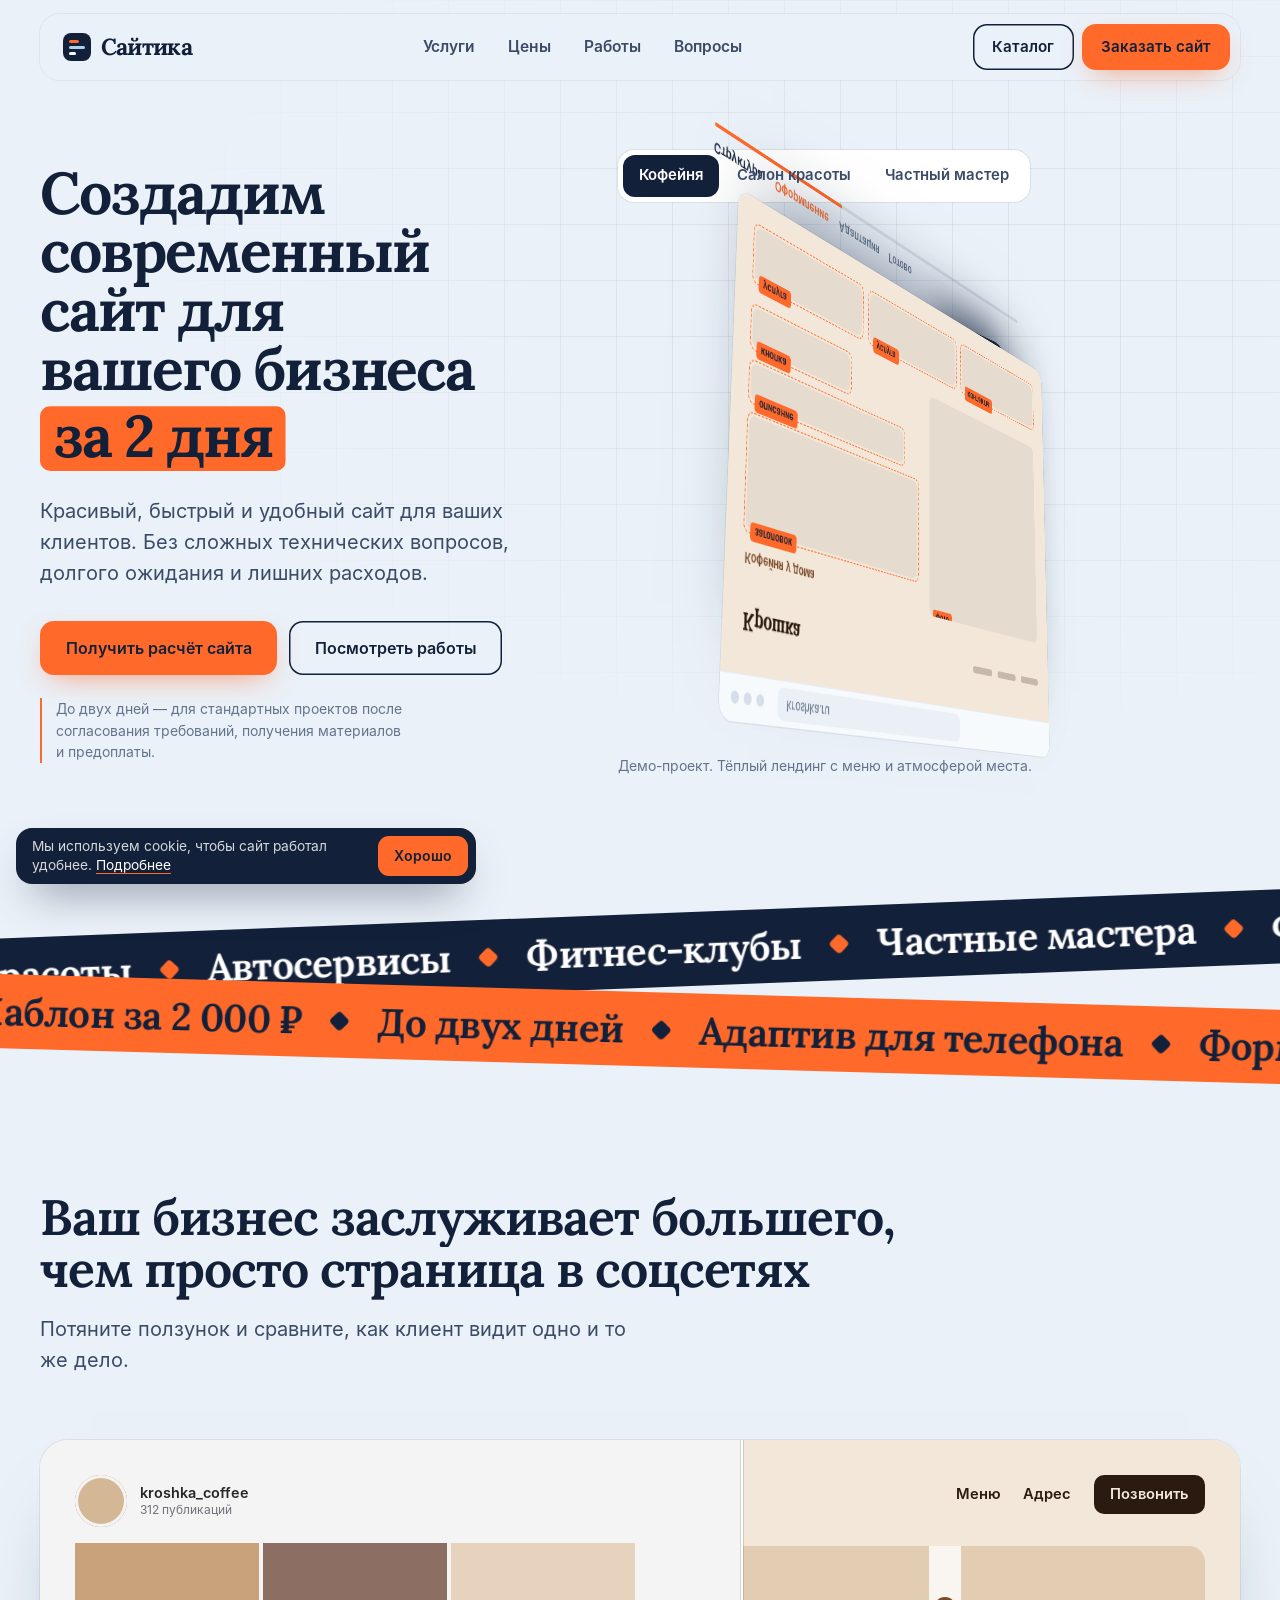
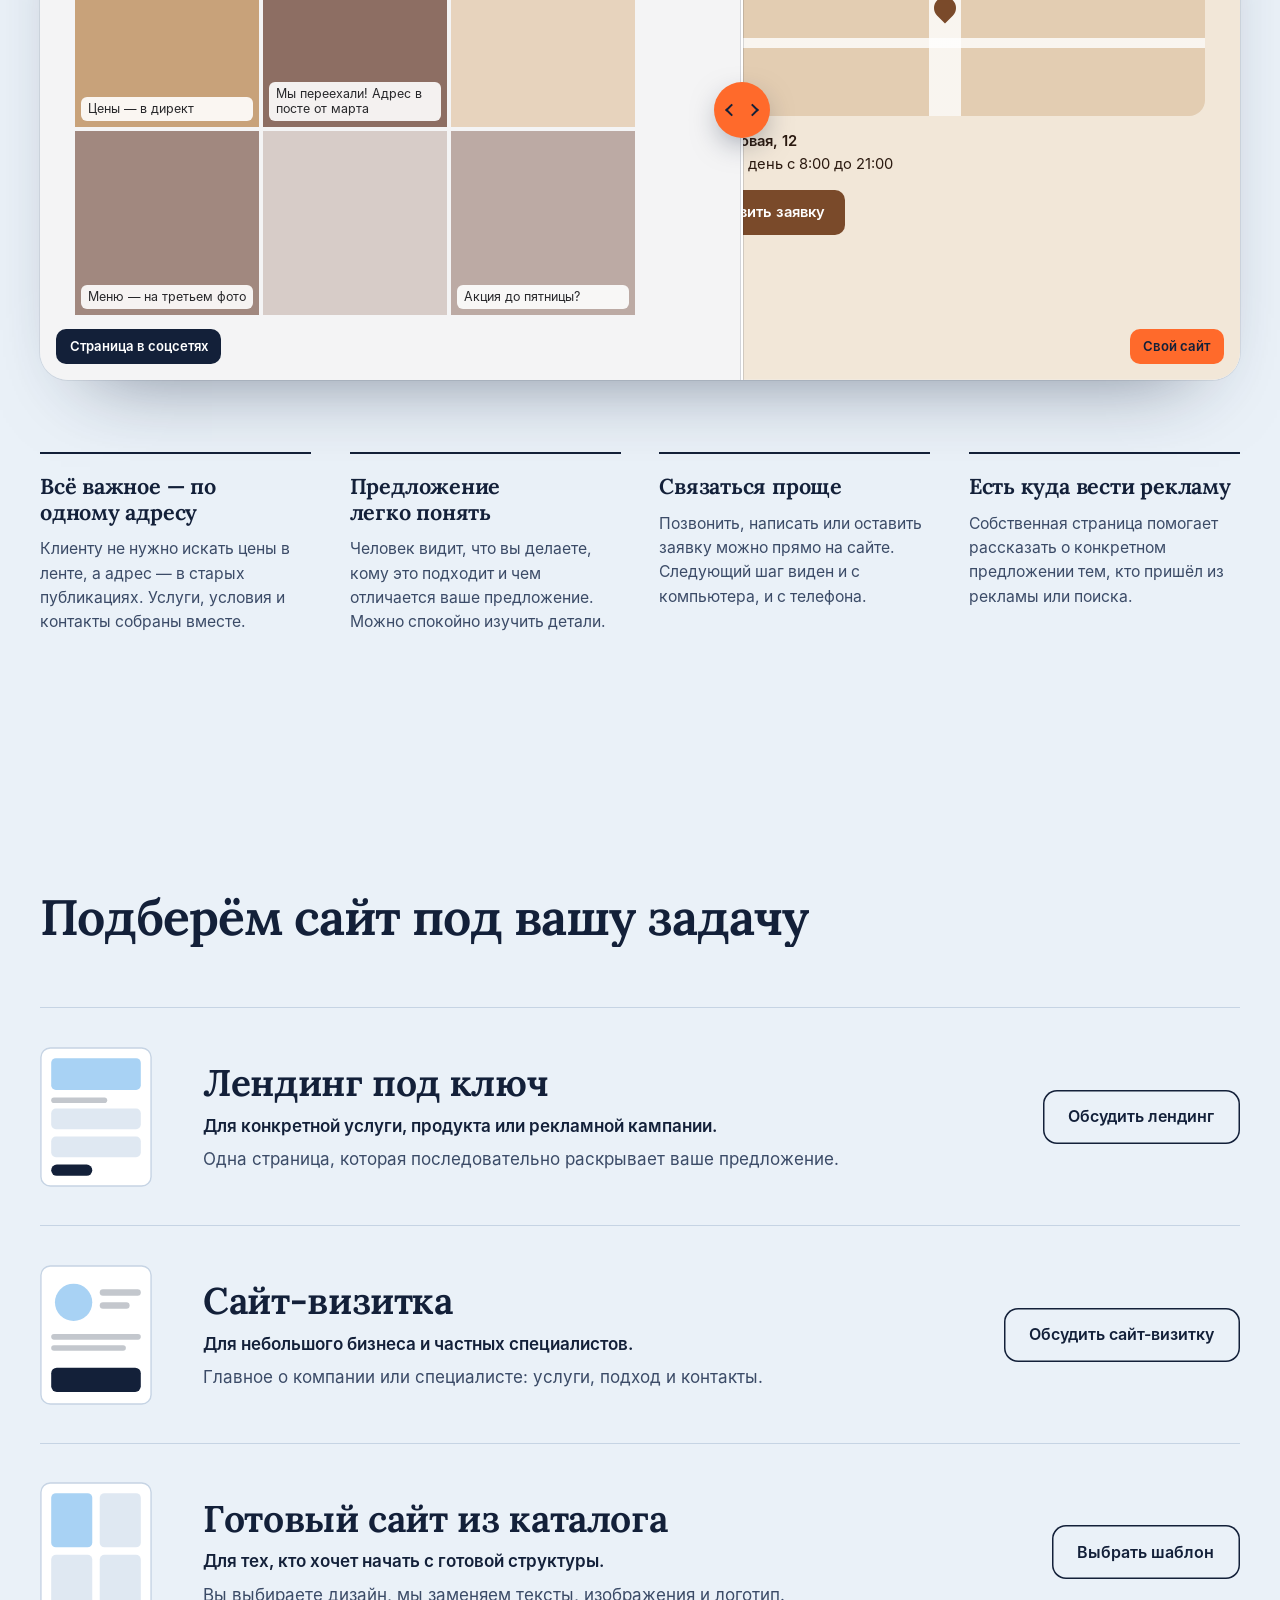
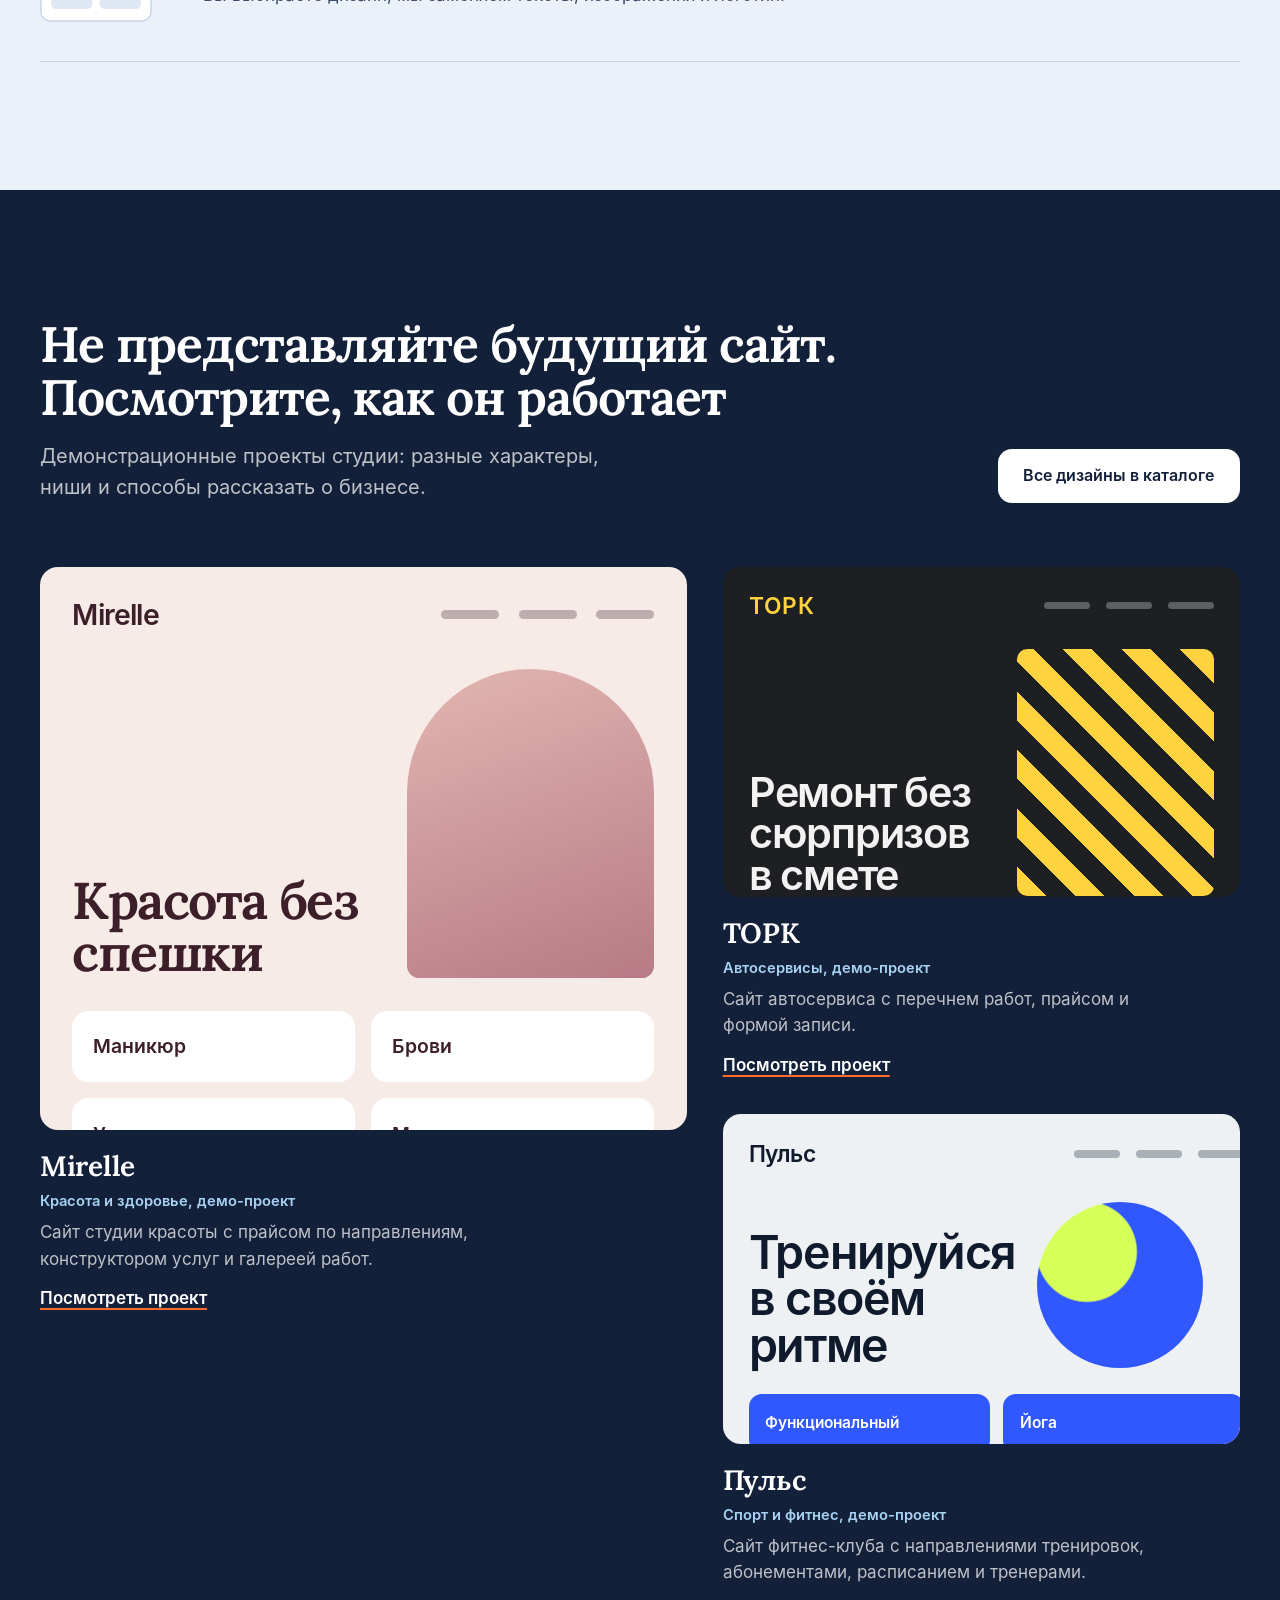
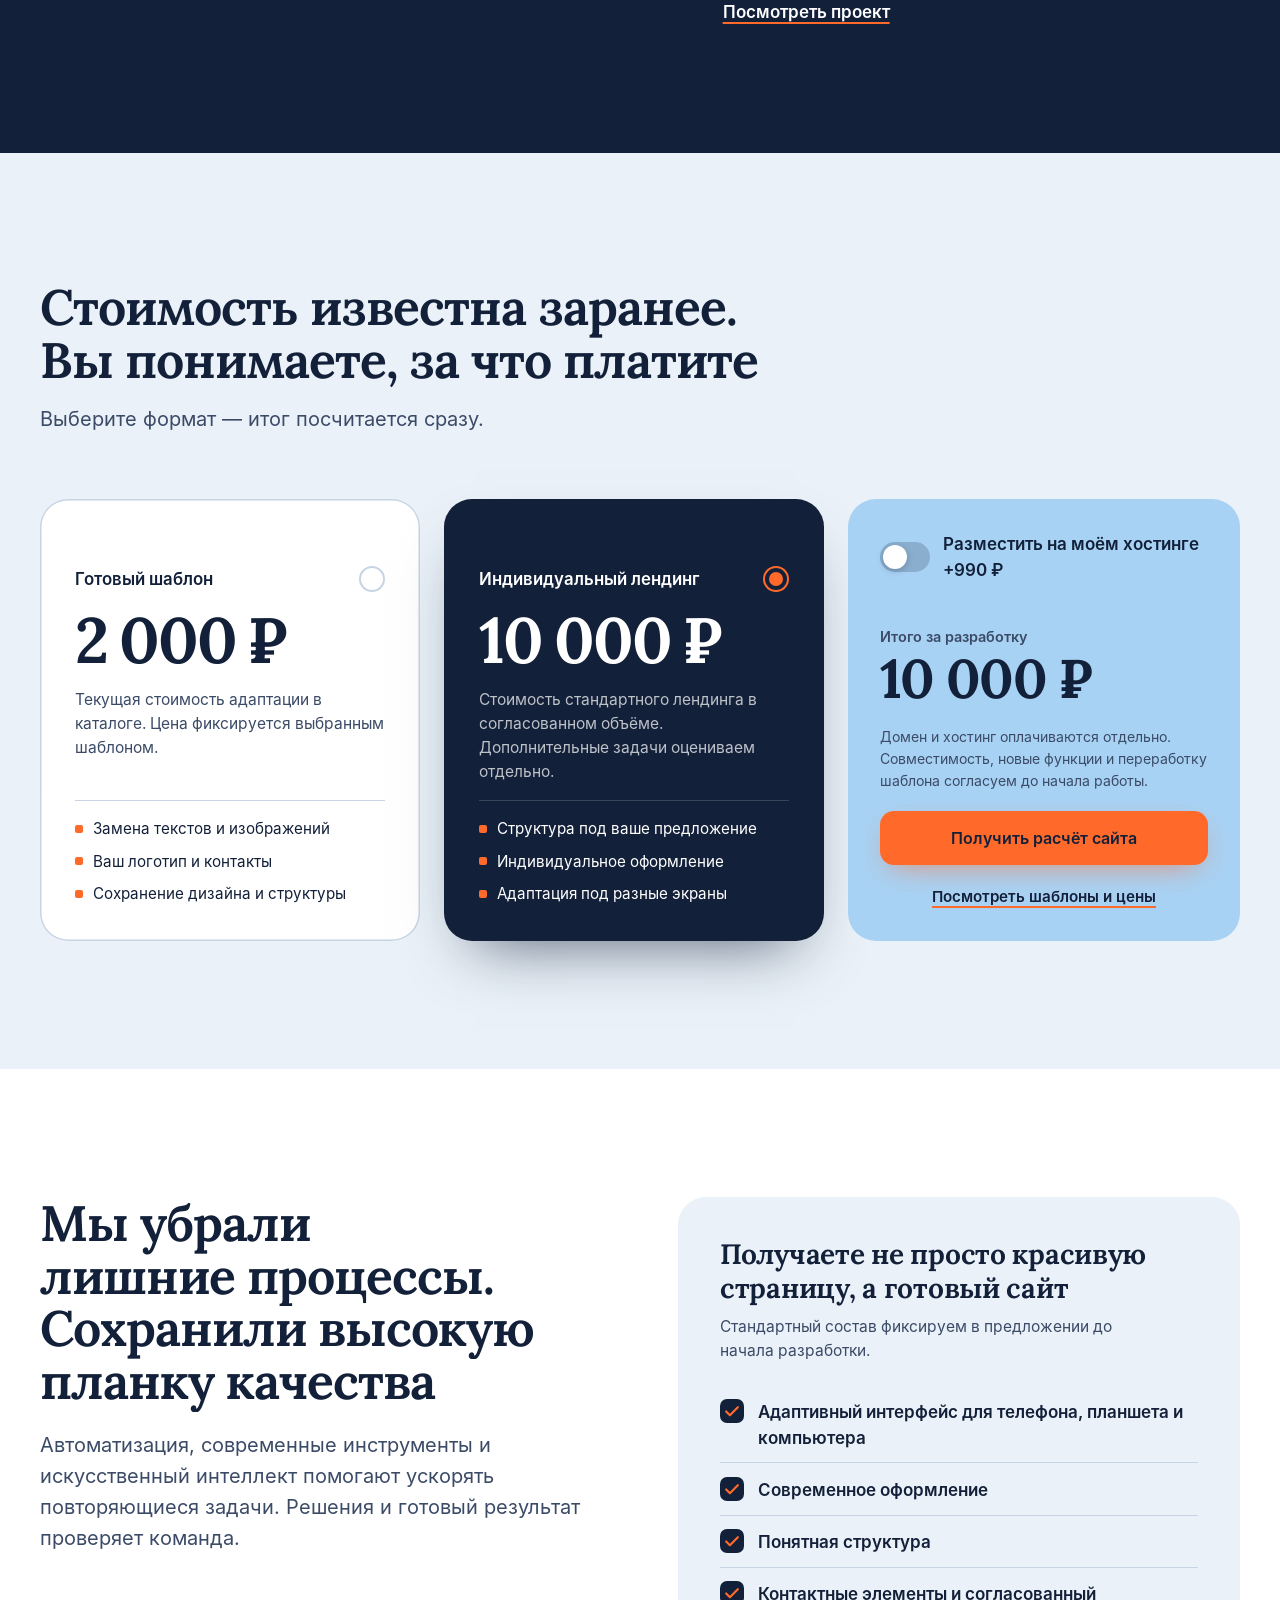
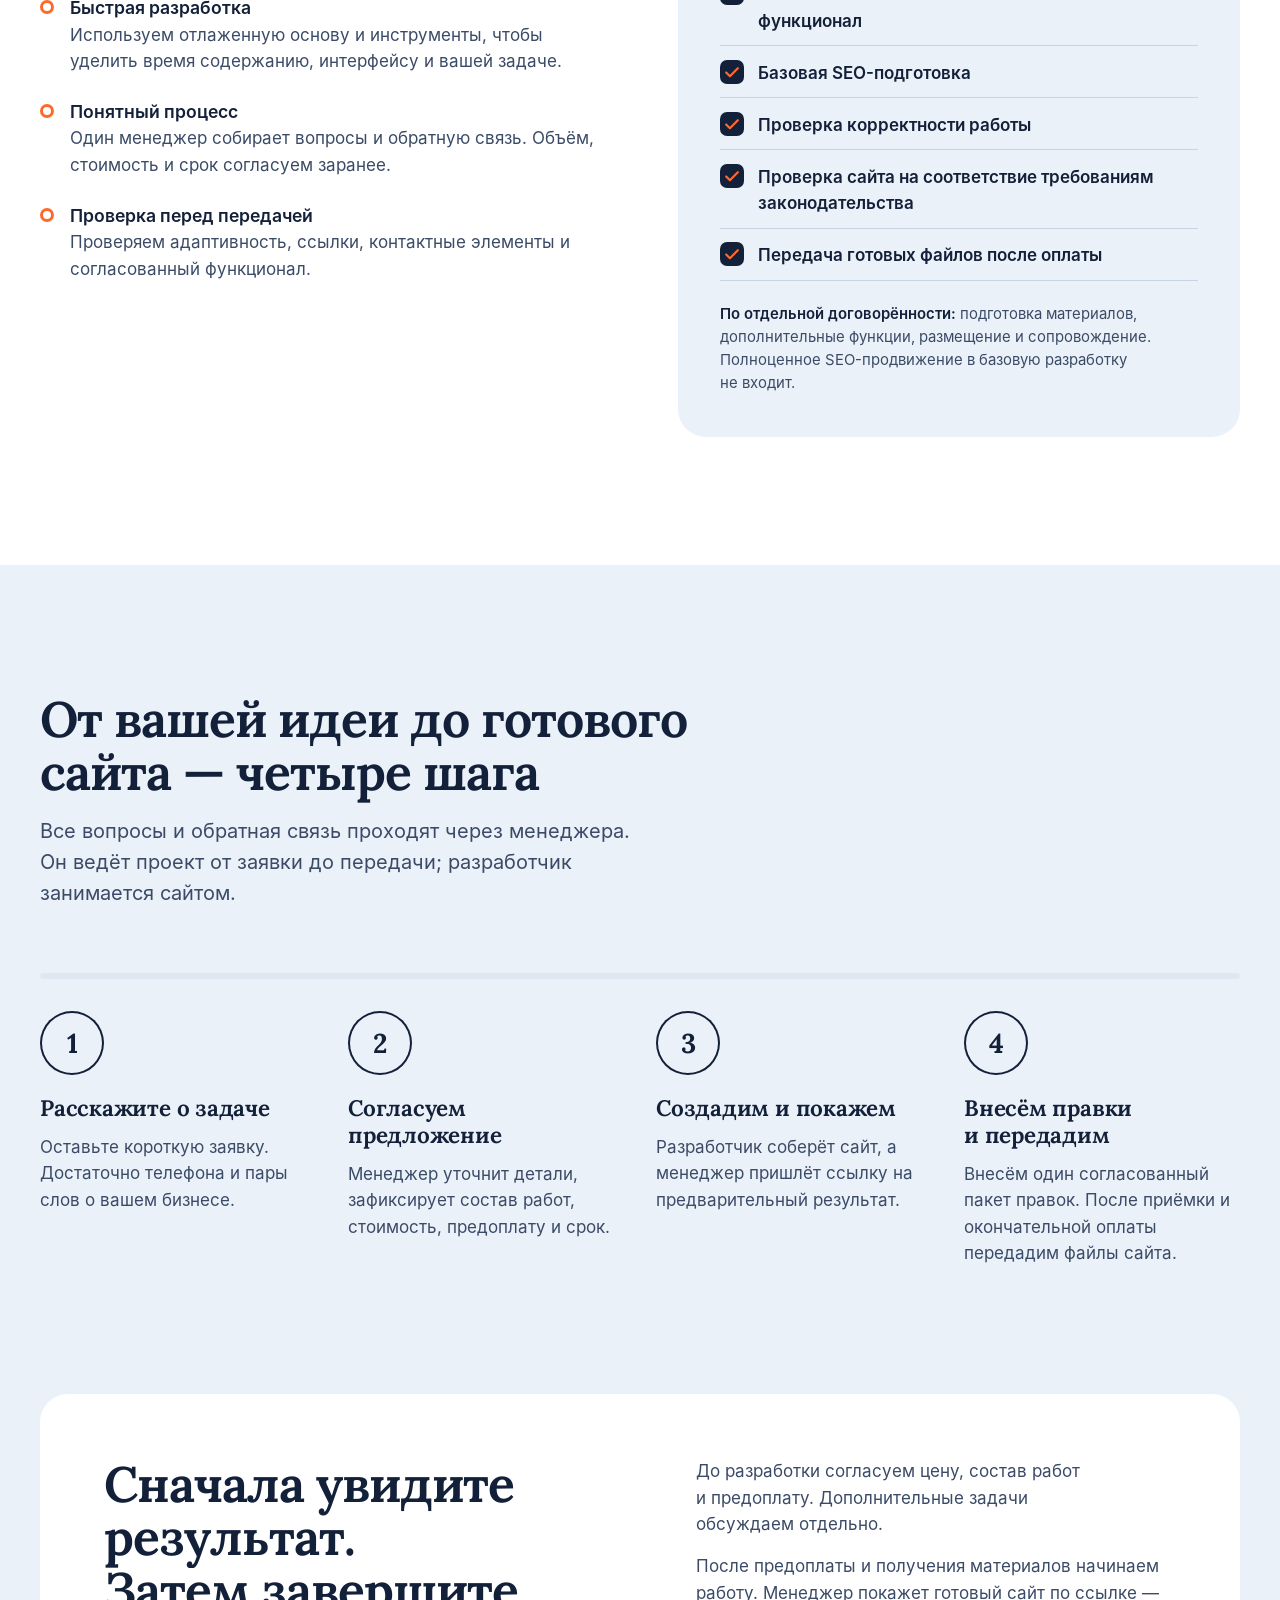
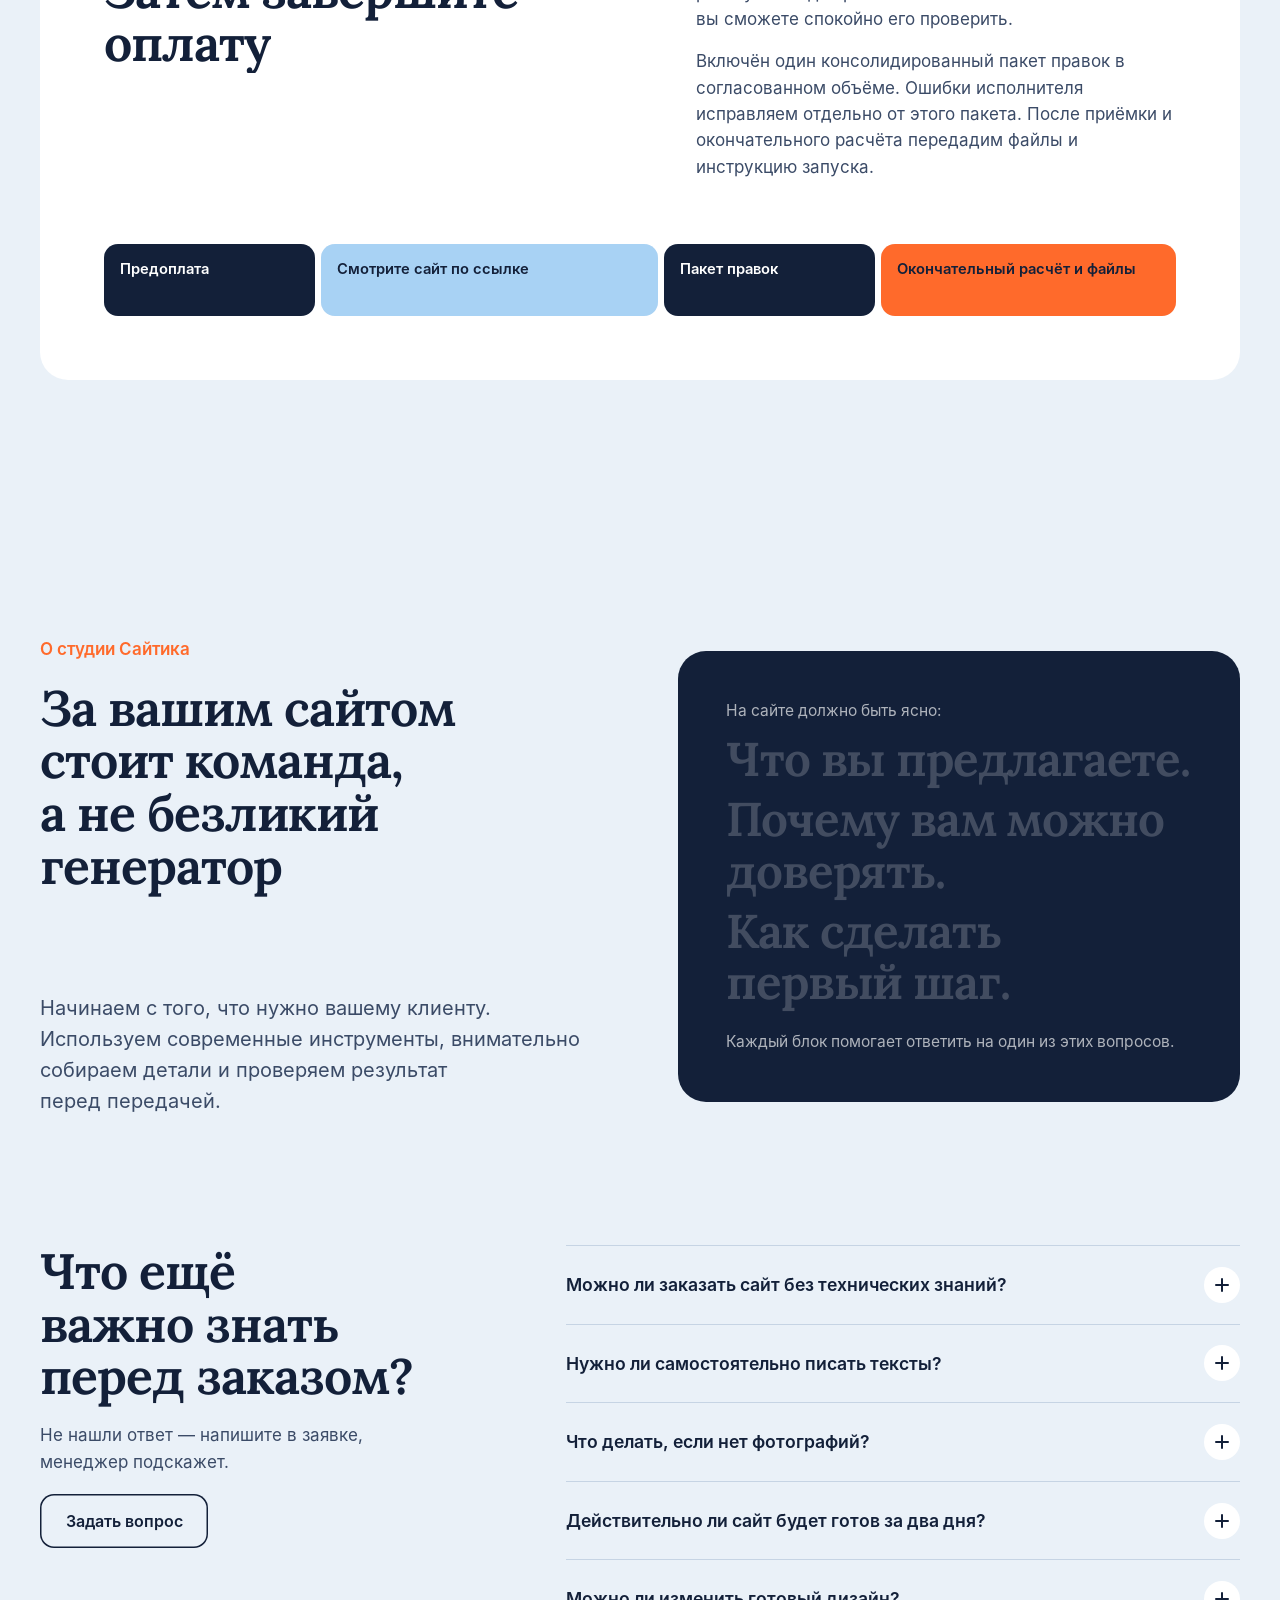
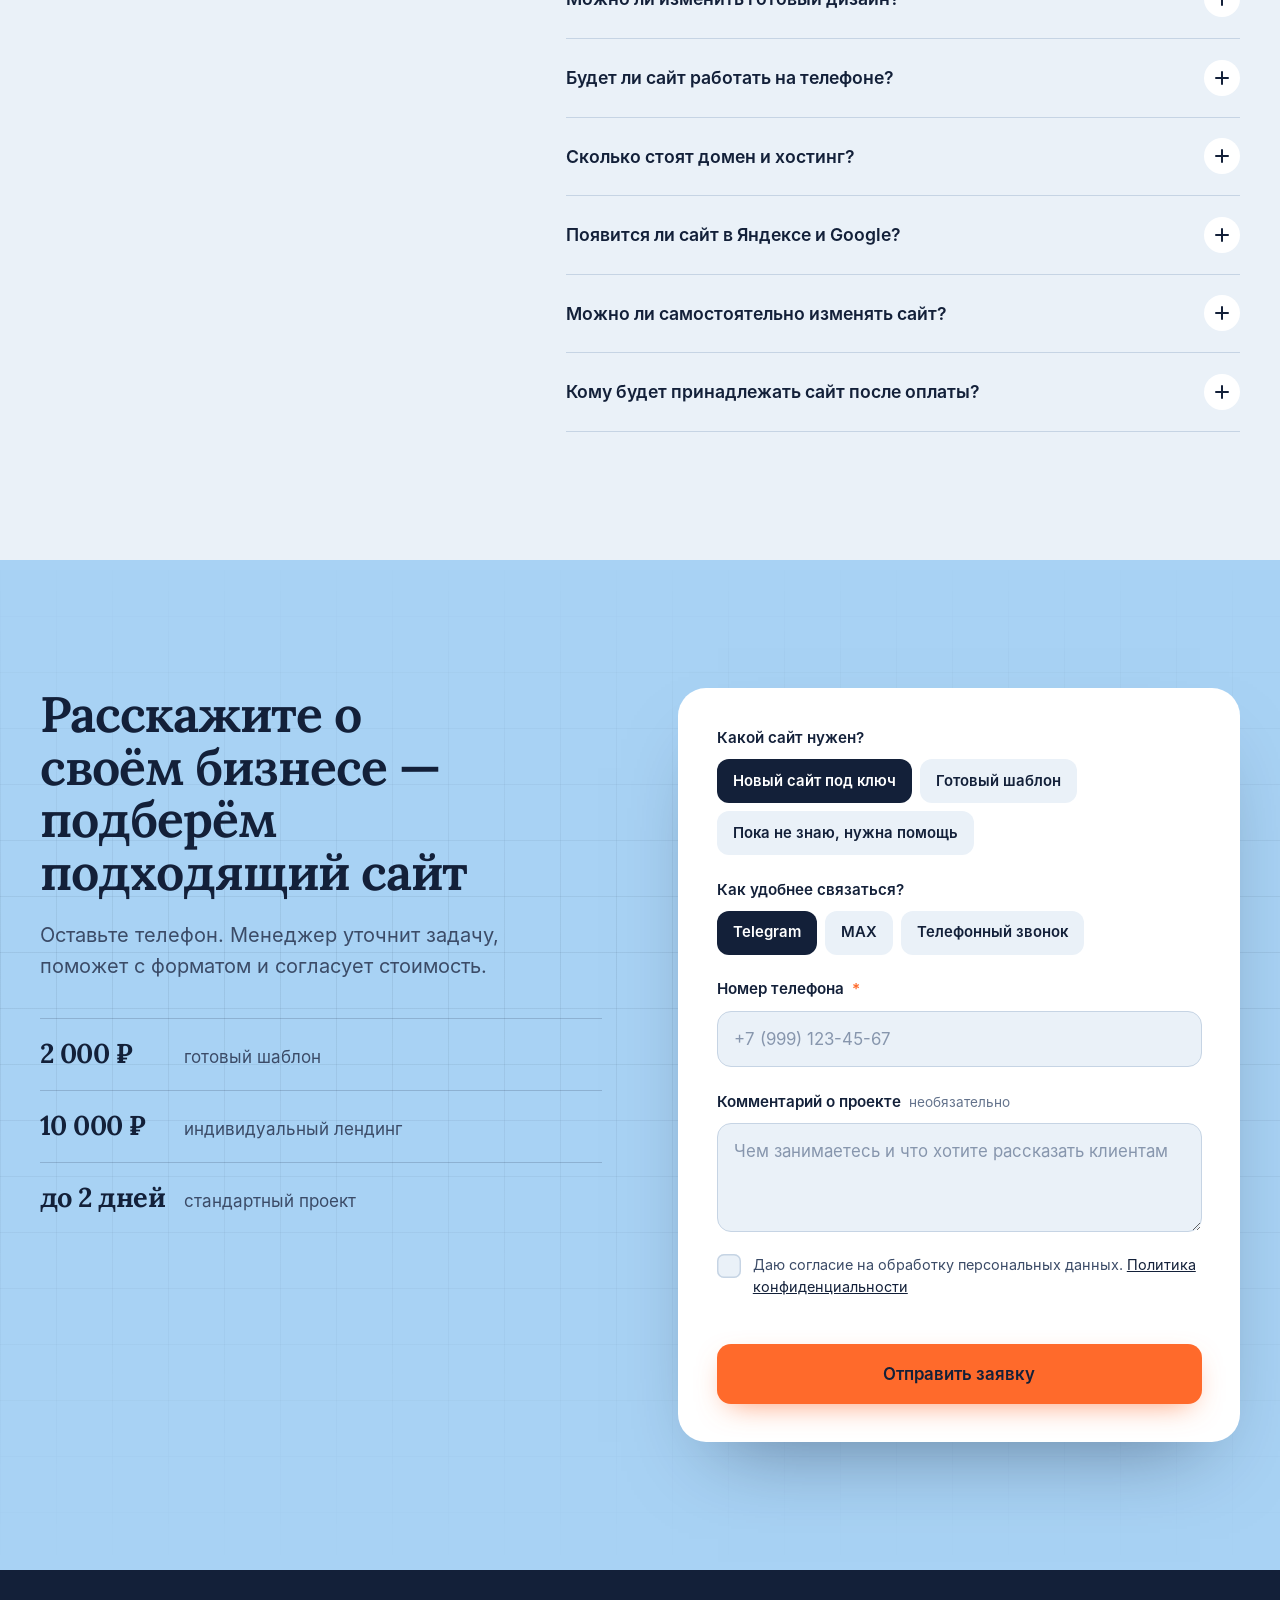
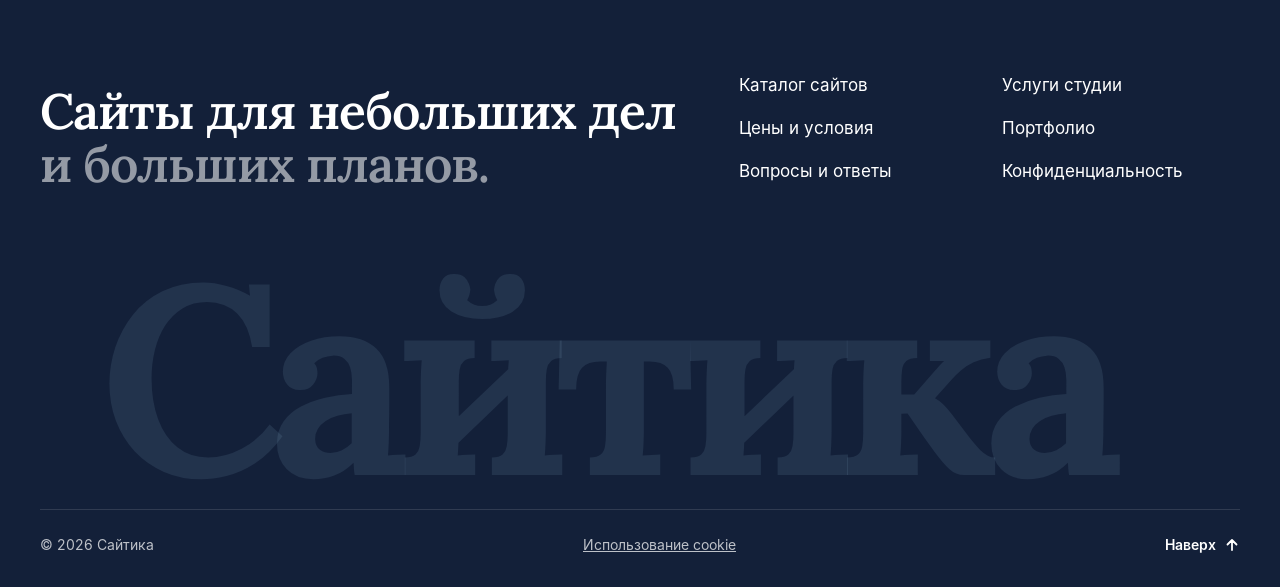
<file: index.html>
<!DOCTYPE html>
<html lang="ru">
<head>
  <meta charset="utf-8">
  <meta name="viewport" content="width=device-width, initial-scale=1, viewport-fit=cover">
  <title>Сайтика — сайт для вашего бизнеса за 2 дня, от 2 000 ₽</title>
  <meta name="description" content="Студия Сайтика: лендинги, сайты-визитки и готовые сайты из каталога. Индивидуальный лендинг — 10 000 ₽, готовый шаблон — 2 000 ₽. Стандартный проект — до двух дней.">
  <meta name="theme-color" content="#eaf1f8">
  <meta property="og:type" content="website">
  <meta property="og:title" content="Сайтика — сайт для вашего бизнеса за 2 дня">
  <meta property="og:description" content="Красивый, быстрый и удобный сайт для ваших клиентов. Без сложных технических вопросов и лишних расходов.">
  <link rel="icon" href="assets/images/favicon.svg" type="image/svg+xml">
  <link rel="preload" href="assets/fonts/lora-var.woff" as="font" type="font/woff" crossorigin>
  <link rel="preload" href="assets/fonts/inter-400.woff" as="font" type="font/woff" crossorigin>
  <link rel="stylesheet" href="style.css">
  <script>
    (function (d) {
      d.classList.add('js');
      if (!window.matchMedia('(prefers-reduced-motion: reduce)').matches) d.classList.add('is-intro');
    })(document.documentElement);
  </script>
</head>
<body>
  <a class="skip-link" href="#main">К содержимому</a>

  <!-- Вступительная анимация (только главная) -->
  <div class="intro" data-intro aria-hidden="true">
    <div class="intro__panel"></div>
    <div class="intro__panel"></div>
    <div class="intro__panel"></div>
    <div class="intro__panel"></div>
    <div class="intro__content">
      <div class="intro__logo">
        <i></i><i></i><i></i>
      </div>
      <p class="intro__word"><span>Сайтика</span></p>
      <p class="intro__status"><span data-intro-status>Собираем структуру</span></p>
      <p class="intro__count"><span data-intro-count>0</span>%</p>
      <div class="intro__bar"><i data-intro-bar></i></div>
    </div>
  </div>

  <!-- ===================== ШАПКА ===================== -->
  <header class="header" data-header>
    <div class="wrap header__bar">
      <a class="logo" href="index.html" aria-label="Сайтика — на главную">
        <svg class="logo__mark" viewBox="0 0 30 30" aria-hidden="true">
          <rect x="1" y="1" width="28" height="28" rx="8" fill="#132039"/>
          <rect x="7" y="8" width="10" height="3" rx="1.5" fill="#ff6a2b"/>
          <rect x="7" y="14" width="16" height="3" rx="1.5" fill="#a8d2f4"/>
          <rect x="7" y="20" width="7" height="3" rx="1.5" fill="#ffffff"/>
        </svg>
        Сайтика
      </a>
      <nav class="nav" aria-label="Основное меню">
        <a href="#formats">Услуги</a>
        <a href="#prices">Цены</a>
        <a href="#projects">Работы</a>
        <a href="#faq">Вопросы</a>
      </nav>
      <div class="header__actions">
        <a class="btn btn--ghost" href="catalog.html">Каталог</a>
        <a class="btn btn--signal" href="#contacts">Заказать сайт</a>
      </div>
      <button class="burger" type="button" aria-label="Открыть меню" aria-expanded="false" aria-controls="mobile-menu" data-burger>
        <span></span><span></span>
      </button>
    </div>
  </header>

  <div class="mobile-menu" id="mobile-menu" data-menu>
    <nav aria-label="Мобильное меню">
      <a href="#formats" style="--i:0">Услуги</a>
      <a href="#prices" style="--i:1">Цены</a>
      <a href="#projects" style="--i:2">Работы</a>
      <a href="catalog.html" style="--i:3">Каталог</a>
      <a href="#faq" style="--i:4">Вопросы</a>
    </nav>
    <a class="btn btn--signal btn--block" href="#contacts">Заказать сайт</a>
  </div>

  <main id="main">

    <!-- ===================== ПЕРВЫЙ ЭКРАН ===================== -->
    <section class="hero" id="top">
      <div class="hero__grid-bg" aria-hidden="true"></div>
      <div class="hero__spot" aria-hidden="true"></div>
      <div class="hero__decor" aria-hidden="true">
        <span class="deco deco--ring" data-depth="1.6" data-parallax="-0.25"></span>
        <span class="deco deco--plus" data-depth="2.4" data-parallax="-0.4"></span>
        <span class="deco deco--plus deco--plus-2" data-depth="1.2" data-parallax="-0.15"></span>
        <span class="deco deco--measure" data-depth="0.8" data-parallax="-0.3"><i></i><b>48 ч</b><i></i></span>
        <span class="deco deco--dot" data-depth="3" data-parallax="-0.55"></span>
        <span class="deco deco--square" data-depth="2" data-parallax="-0.35"></span>
      </div>
      <div class="wrap hero__inner">
        <div class="hero__copy" data-parallax="0.12">
          <h1 class="hero__title" data-split>
            <span class="line"><span>Создадим современный сайт для&nbsp;вашего бизнеса</span></span>
            <span class="line"><span>за&nbsp;2&nbsp;дня</span></span>
          </h1>
          <p class="hero__lead" data-reveal style="--d:3">Красивый, быстрый и удобный сайт для ваших клиентов. Без сложных технических вопросов, долгого ожидания и лишних расходов.</p>
          <div class="hero__actions" data-reveal style="--d:4">
            <a class="btn btn--signal" href="#contacts">Получить расчёт сайта</a>
            <a class="btn btn--ghost" href="#projects">Посмотреть работы</a>
          </div>
          <p class="hero__note" data-reveal style="--d:5">До двух дней — для стандартных проектов после согласования требований, получения материалов и предоплаты.</p>
        </div>

        <!-- Живая сборка демо-сайта -->
        <div class="stage" data-stage data-niche="coffee" data-reveal style="--d:2" data-tilt-scene>
          <div class="stage__tabs" role="tablist" aria-label="Пример сайта для ниши">
            <button class="stage__tab" type="button" role="tab" aria-selected="true" data-niche-btn="coffee">Кофейня</button>
            <button class="stage__tab" type="button" role="tab" aria-selected="false" data-niche-btn="beauty">Салон красоты</button>
            <button class="stage__tab" type="button" role="tab" aria-selected="false" data-niche-btn="master">Частный мастер</button>
            <span class="stage__pill" aria-hidden="true"></span>
          </div>

          <div class="stage__frame" data-tilt-target>
            <div class="browser" aria-hidden="true">
              <div class="browser__bar">
                <i></i><i></i><i></i>
                <span class="browser__url"><span data-f="url">kroshka.ru</span></span>
              </div>
              <div class="demo">
                <div class="demo__nav b" data-label="меню">
                  <span class="demo__brand" data-f="brand">Крошка</span>
                  <span class="demo__links"><i></i><i></i><i></i></span>
                </div>
                <div class="demo__hero">
                  <div class="demo__text">
                    <span class="b demo__kicker" data-label="подзаголовок" data-f="kicker">Кофейня у дома</span>
                    <span class="b demo__title" data-label="заголовок" data-f="title">Хороший день начинается здесь.</span>
                    <span class="b demo__lines" data-label="описание"><i></i><i></i><i></i></span>
                    <span class="b demo__btn" data-label="кнопка" data-f="btn">Посмотреть меню</span>
                  </div>
                  <div class="b demo__art" data-label="фото">
                    <span class="art art--coffee"><i class="cup"></i><i class="steam"></i><i class="steam"></i><i class="saucer"></i></span>
                    <span class="art art--beauty"><i class="arch"></i><i class="drop"></i><i class="drop"></i></span>
                    <span class="art art--master"><i></i><i></i><i></i><i></i><i></i><i></i><i></i><i></i><i></i></span>
                  </div>
                </div>
                <div class="demo__cards">
                  <span class="b" data-label="услуга"><i></i><b data-f="c1">Эспрессо</b></span>
                  <span class="b" data-label="услуга"><i></i><b data-f="c2">Завтраки</b></span>
                  <span class="b" data-label="контакты"><i></i><b data-f="c3">Как пройти</b></span>
                </div>
              </div>
            </div>

            <div class="phone" aria-hidden="true">
              <div class="phone__screen">
                <span class="b phone__brand" data-label="меню" data-f="brand">Крошка</span>
                <span class="b phone__title" data-label="заголовок" data-f="ptitle">Хороший день начинается с маленькой чашки.</span>
                <span class="b phone__art" data-label="фото"></span>
                <span class="b phone__btn" data-label="кнопка" data-f="btn">Посмотреть меню</span>
              </div>
            </div>

            <div class="build" role="status" aria-live="polite">
              <div class="build__steps">
                <span data-step="0">Структура</span>
                <span data-step="1">Оформление</span>
                <span data-step="2">Адаптация</span>
                <span data-step="3">Готово</span>
              </div>
              <div class="build__track"><i data-progress></i></div>
            </div>
          </div>
          <p class="stage__caption" data-f="caption">Демо-проект. Тёплый лендинг с меню и атмосферой места.</p>
        </div>
      </div>
    </section>

    <!-- ===================== БЕГУЩАЯ ЛЕНТА ===================== -->
    <div class="ticker" aria-hidden="true" data-ticker>
      <div class="ticker__row" data-ticker-row="1">
        <div class="ticker__track">
          <span>Кофейни</span><span>Салоны красоты</span><span>Автосервисы</span><span>Фитнес-клубы</span><span>Частные мастера</span><span>Фотостудии</span><span>Цветочные</span><span>Ремонт</span>
        </div>
      </div>
      <div class="ticker__row ticker__row--alt" data-ticker-row="-1">
        <div class="ticker__track">
          <span>Лендинг за 10 000 ₽</span><span>Шаблон за 2 000 ₽</span><span>До двух дней</span><span>Адаптив для телефона</span><span>Форма заявки</span><span>Базовое SEO</span>
        </div>
      </div>
    </div>

    <!-- ===================== ЗАЧЕМ САЙТ ===================== -->
    <section class="section why">
      <div class="wrap">
        <div class="section-head">
          <h2 data-split>
            <span class="line"><span>Ваш бизнес заслуживает большего,</span></span>
            <span class="line"><span>чем просто страница в соцсетях</span></span>
          </h2>
          <p data-reveal>Потяните ползунок и сравните, как клиент видит одно и то же дело.</p>
        </div>

        <div class="compare" data-compare data-reveal data-cursor="Тяни">
          <div class="compare__layer compare__feed" aria-hidden="true">
            <div class="feed__head">
              <span class="feed__avatar"></span>
              <span class="feed__name">kroshka_coffee<small>312 публикаций</small></span>
              <span class="feed__follow">Подписаться</span>
            </div>
            <div class="feed__grid">
              <span class="post post--a"><em>Цены — в директ</em></span>
              <span class="post post--b"><em>Мы переехали! Адрес в посте от марта</em></span>
              <span class="post post--c"></span>
              <span class="post post--d"><em>Меню — на третьем фото</em></span>
              <span class="post post--e"></span>
              <span class="post post--f"><em>Акция до пятницы?</em></span>
            </div>
            <div class="feed__comments">
              <span>А сколько стоит капучино?</span>
              <span>Вы ещё работаете на Садовой?</span>
              <span>Почему не отвечаете в директ...</span>
            </div>
          </div>

          <div class="compare__layer compare__site" aria-hidden="true">
            <div class="site__head">
              <b>Крошка</b>
              <span>Меню</span><span>Адрес</span><span class="site__call">Позвонить</span>
            </div>
            <div class="site__body">
              <div class="site__menu">
                <h4>Меню и цены</h4>
                <p><span>Капучино</span><i></i><b>220 ₽</b></p>
                <p><span>Раф с халвой</span><i></i><b>280 ₽</b></p>
                <p><span>Сырники</span><i></i><b>310 ₽</b></p>
                <p><span>Круассан</span><i></i><b>190 ₽</b></p>
              </div>
              <div class="site__info">
                <div class="site__map"><i></i></div>
                <p><b>ул. Садовая, 12</b>Каждый день с 8:00 до 21:00</p>
                <span class="site__cta">Оставить заявку</span>
              </div>
            </div>
          </div>

          <div class="compare__handle" aria-hidden="true"><span></span></div>
          <span class="compare__tag compare__tag--l" aria-hidden="true">Страница в соцсетях</span>
          <span class="compare__tag compare__tag--r" aria-hidden="true">Свой сайт</span>
          <label class="visually-hidden" for="compare-range">Сравнить страницу в соцсетях и сайт</label>
          <input class="compare__range" id="compare-range" type="range" min="0" max="100" value="50" step="1">
        </div>

        <ul class="why__points" role="list">
          <li data-reveal style="--d:0">
            <h3>Всё важное — по одному адресу</h3>
            <p>Клиенту не нужно искать цены в ленте, а адрес — в старых публикациях. Услуги, условия и контакты собраны вместе.</p>
          </li>
          <li data-reveal style="--d:1">
            <h3>Предложение легко понять</h3>
            <p>Человек видит, что вы делаете, кому это подходит и чем отличается ваше предложение. Можно спокойно изучить детали.</p>
          </li>
          <li data-reveal style="--d:2">
            <h3>Связаться проще</h3>
            <p>Позвонить, написать или оставить заявку можно прямо на сайте. Следующий шаг виден и с компьютера, и с телефона.</p>
          </li>
          <li data-reveal style="--d:3">
            <h3>Есть куда вести рекламу</h3>
            <p>Собственная страница помогает рассказать о конкретном предложении тем, кто пришёл из рекламы или поиска.</p>
          </li>
        </ul>
      </div>
    </section>

    <!-- ===================== ФОРМАТЫ ===================== -->
    <section class="section formats" id="formats">
      <div class="wrap">
        <div class="section-head">
          <h2 data-split><span class="line"><span>Подберём сайт под вашу задачу</span></span></h2>
        </div>

        <ul class="formats__list" role="list">
          <li class="format" data-reveal>
            <svg class="format__scheme" viewBox="0 0 120 150" aria-hidden="true">
              <rect x="1" y="1" width="118" height="148" rx="10" class="s-frame"/>
              <rect x="12" y="12" width="96" height="34" rx="5" class="s-accent"/>
              <rect x="12" y="54" width="60" height="6" rx="3" class="s-line"/>
              <rect x="12" y="66" width="96" height="22" rx="5" class="s-block"/>
              <rect x="12" y="96" width="96" height="22" rx="5" class="s-block"/>
              <rect x="12" y="126" width="44" height="12" rx="6" class="s-btn"/>
            </svg>
            <div class="format__body">
              <h3>Лендинг под ключ</h3>
              <p class="format__for">Для конкретной услуги, продукта или рекламной кампании.</p>
              <p>Одна страница, которая последовательно раскрывает ваше предложение.</p>
            </div>
            <a class="btn btn--ghost format__cta" href="#contacts" data-route="new">Обсудить лендинг</a>
          </li>
          <li class="format" data-reveal>
            <svg class="format__scheme" viewBox="0 0 120 150" aria-hidden="true">
              <rect x="1" y="1" width="118" height="148" rx="10" class="s-frame"/>
              <circle cx="36" cy="40" r="20" class="s-accent"/>
              <rect x="64" y="26" width="44" height="7" rx="3.5" class="s-line"/>
              <rect x="64" y="40" width="32" height="7" rx="3.5" class="s-line"/>
              <rect x="12" y="74" width="96" height="6" rx="3" class="s-line"/>
              <rect x="12" y="86" width="80" height="6" rx="3" class="s-line"/>
              <rect x="12" y="110" width="96" height="26" rx="6" class="s-btn"/>
            </svg>
            <div class="format__body">
              <h3>Сайт-визитка</h3>
              <p class="format__for">Для небольшого бизнеса и частных специалистов.</p>
              <p>Главное о компании или специалисте: услуги, подход и контакты.</p>
            </div>
            <a class="btn btn--ghost format__cta" href="#contacts" data-route="new">Обсудить сайт-визитку</a>
          </li>
          <li class="format" data-reveal>
            <svg class="format__scheme" viewBox="0 0 120 150" aria-hidden="true">
              <rect x="1" y="1" width="118" height="148" rx="10" class="s-frame"/>
              <rect x="12" y="12" width="44" height="58" rx="5" class="s-accent"/>
              <rect x="64" y="12" width="44" height="58" rx="5" class="s-block"/>
              <rect x="12" y="78" width="44" height="58" rx="5" class="s-block"/>
              <rect x="64" y="78" width="44" height="58" rx="5" class="s-block"/>
            </svg>
            <div class="format__body">
              <h3>Готовый сайт из каталога</h3>
              <p class="format__for">Для тех, кто хочет начать с готовой структуры.</p>
              <p>Вы выбираете дизайн, мы заменяем тексты, изображения и логотип.</p>
            </div>
            <a class="btn btn--ghost format__cta" href="catalog.html#templates">Выбрать шаблон</a>
          </li>
        </ul>
      </div>
    </section>

    <!-- ===================== РАБОТЫ ===================== -->
    <section class="section projects" id="projects">
      <div class="wrap">
        <div class="projects__head">
          <div class="section-head">
            <h2 data-split>
              <span class="line"><span>Не представляйте будущий сайт.</span></span>
              <span class="line"><span>Посмотрите, как он работает</span></span>
            </h2>
            <p data-reveal>Демонстрационные проекты студии: разные характеры, ниши и способы рассказать о бизнесе.</p>
          </div>
          <a class="btn btn--light" href="catalog.html#templates" data-reveal>Все дизайны в каталоге</a>
        </div>

        <div class="projects__grid">
          <article class="project project--mirelle" data-reveal style="--d:0">
            <a class="project__shot" data-cursor="Смотреть" data-tilt href="template.html?slug=mirelle" aria-label="Открыть проект Mirelle">
              <span class="mock mock--mirelle" aria-hidden="true">
                <span class="mock__nav"><b>Mirelle</b><i></i><i></i><i></i></span>
                <span class="mock__hero"><b>Красота без спешки</b><i class="mock__pic"></i></span>
                <span class="mock__price"><span>Маникюр</span><span>Брови</span><span>Уход за лицом</span><span>Массаж</span></span>
                <span class="mock__builder"><i></i><i></i><i></i><em>Собрать свой уход</em></span>
                <span class="mock__gallery"><i></i><i></i><i></i><i></i><i></i><i></i></span>
              </span>
            </a>
            <div class="project__info">
              <h3>Mirelle</h3>
              <p class="project__niche">Красота и здоровье, демо-проект</p>
              <p>Сайт студии красоты с прайсом по направлениям, конструктором услуг и галереей работ.</p>
              <a class="link" href="template.html?slug=mirelle">Посмотреть проект</a>
            </div>
          </article>

          <article class="project project--tork" data-reveal style="--d:1">
            <a class="project__shot" data-cursor="Смотреть" data-tilt href="template.html?slug=tork-one" aria-label="Открыть проект ТОРК">
              <span class="mock mock--tork" aria-hidden="true">
                <span class="mock__nav"><b>ТОРК</b><i></i><i></i><i></i></span>
                <span class="mock__hero"><b>Ремонт без сюрпризов в смете</b><i class="mock__pic"></i></span>
                <span class="mock__price"><span>Замена масла</span><span>Диагностика</span><span>Шиномонтаж</span><span>Ходовая</span></span>
                <span class="mock__form"><i></i><i></i><em>Записаться на ремонт</em></span>
                <span class="mock__gallery"><i></i><i></i><i></i></span>
              </span>
            </a>
            <div class="project__info">
              <h3>ТОРК</h3>
              <p class="project__niche">Автосервисы, демо-проект</p>
              <p>Сайт автосервиса с перечнем работ, прайсом и формой записи.</p>
              <a class="link" href="template.html?slug=tork-one">Посмотреть проект</a>
            </div>
          </article>

          <article class="project project--pulse" data-reveal style="--d:2">
            <a class="project__shot" data-cursor="Смотреть" data-tilt href="template.html?slug=pulse-eight" aria-label="Открыть проект Пульс">
              <span class="mock mock--pulse" aria-hidden="true">
                <span class="mock__nav"><b>Пульс</b><i></i><i></i><i></i></span>
                <span class="mock__hero"><b>Тренируйся в своём ритме</b><i class="mock__pic"></i></span>
                <span class="mock__price"><span>Функциональный</span><span>Йога</span><span>Бокс</span><span>Сайкл</span></span>
                <span class="mock__table"><i></i><i></i><i></i><i></i><i></i><i></i><i></i><i></i></span>
                <span class="mock__gallery"><i></i><i></i><i></i></span>
              </span>
            </a>
            <div class="project__info">
              <h3>Пульс</h3>
              <p class="project__niche">Спорт и фитнес, демо-проект</p>
              <p>Сайт фитнес-клуба с направлениями тренировок, абонементами, расписанием и тренерами.</p>
              <a class="link" href="template.html?slug=pulse-eight">Посмотреть проект</a>
            </div>
          </article>
        </div>
      </div>
    </section>

    <!-- ===================== ЦЕНЫ ===================== -->
    <section class="section prices" id="prices">
      <div class="wrap">
        <div class="section-head">
          <h2 data-split>
            <span class="line"><span>Стоимость известна заранее.</span></span>
            <span class="line"><span>Вы понимаете, за что платите</span></span>
          </h2>
          <p data-reveal>Выберите формат — итог посчитается сразу.</p>
        </div>

        <div class="calc" data-calc>
          <fieldset class="calc__plans">
            <legend class="visually-hidden">Формат сайта</legend>

            <label class="plan" data-reveal style="--d:0">
              <input type="radio" name="plan" value="2000" data-route="template">
              <span class="plan__top">
                <span class="plan__name">Готовый шаблон</span>
                <span class="plan__radio" aria-hidden="true"></span>
              </span>
              <span class="plan__price">2 000 ₽</span>
              <span class="plan__desc">Текущая стоимость адаптации в каталоге. Цена фиксируется выбранным шаблоном.</span>
              <span class="plan__list">
                <span>Замена текстов и изображений</span>
                <span>Ваш логотип и контакты</span>
                <span>Сохранение дизайна и структуры</span>
              </span>
            </label>

            <label class="plan" data-reveal style="--d:1">
              <input type="radio" name="plan" value="10000" data-route="new" checked>
              <span class="plan__top">
                <span class="plan__name">Индивидуальный лендинг</span>
                <span class="plan__radio" aria-hidden="true"></span>
              </span>
              <span class="plan__price">10 000 ₽</span>
              <span class="plan__desc">Стоимость стандартного лендинга в согласованном объёме. Дополнительные задачи оцениваем отдельно.</span>
              <span class="plan__list">
                <span>Структура под ваше предложение</span>
                <span>Индивидуальное оформление</span>
                <span>Адаптация под разные экраны</span>
              </span>
            </label>
          </fieldset>

          <aside class="calc__total" data-reveal style="--d:2">
            <label class="toggle">
              <input type="checkbox" data-hosting value="990">
              <span class="toggle__ui" aria-hidden="true"></span>
              <span>Разместить на моём хостинге <b>+990 ₽</b></span>
            </label>

            <div class="calc__sum">
              <span class="calc__label">Итого за разработку</span>
              <output class="calc__value" data-total aria-live="polite">10 000 ₽</output>
            </div>

            <p class="calc__note">Домен и хостинг оплачиваются отдельно. Совместимость, новые функции и переработку шаблона согласуем до начала работы.</p>

            <a class="btn btn--signal btn--block" href="#contacts" data-calc-cta>Получить расчёт сайта</a>
            <a class="link calc__catalog" href="catalog.html">Посмотреть шаблоны и цены</a>
          </aside>
        </div>
      </div>
    </section>

    <!-- ===================== КАЧЕСТВО ===================== -->
    <section class="section quality">
      <div class="wrap quality__grid">
        <div class="quality__intro">
          <h2 data-split>
            <span class="line"><span>Мы убрали лишние процессы.</span></span>
            <span class="line"><span>Сохранили высокую</span></span>
            <span class="line"><span>планку качества</span></span>
          </h2>
          <p class="quality__lead" data-reveal>Автоматизация, современные инструменты и искусственный интеллект помогают ускорять повторяющиеся задачи. Решения и готовый результат проверяет команда.</p>

          <dl class="quality__points">
            <div data-reveal style="--d:0">
              <dt>Быстрая разработка</dt>
              <dd>Используем отлаженную основу и инструменты, чтобы уделить время содержанию, интерфейсу и вашей задаче.</dd>
            </div>
            <div data-reveal style="--d:1">
              <dt>Понятный процесс</dt>
              <dd>Один менеджер собирает вопросы и обратную связь. Объём, стоимость и срок согласуем заранее.</dd>
            </div>
            <div data-reveal style="--d:2">
              <dt>Проверка перед передачей</dt>
              <dd>Проверяем адаптивность, ссылки, контактные элементы и согласованный функционал.</dd>
            </div>
          </dl>
        </div>

        <div class="checklist" data-checklist>
          <h3>Получаете не просто красивую страницу, а готовый сайт</h3>
          <p class="checklist__sub">Стандартный состав фиксируем в предложении до начала разработки.</p>
          <ul role="list">
            <li style="--i:0"><svg viewBox="0 0 24 24" aria-hidden="true"><path d="M5 12.5l4.5 4.5L19 7.5"/></svg>Адаптивный интерфейс для телефона, планшета и компьютера</li>
            <li style="--i:1"><svg viewBox="0 0 24 24" aria-hidden="true"><path d="M5 12.5l4.5 4.5L19 7.5"/></svg>Современное оформление</li>
            <li style="--i:2"><svg viewBox="0 0 24 24" aria-hidden="true"><path d="M5 12.5l4.5 4.5L19 7.5"/></svg>Понятная структура</li>
            <li style="--i:3"><svg viewBox="0 0 24 24" aria-hidden="true"><path d="M5 12.5l4.5 4.5L19 7.5"/></svg>Контактные элементы и согласованный функционал</li>
            <li style="--i:4"><svg viewBox="0 0 24 24" aria-hidden="true"><path d="M5 12.5l4.5 4.5L19 7.5"/></svg>Базовая SEO-подготовка</li>
            <li style="--i:5"><svg viewBox="0 0 24 24" aria-hidden="true"><path d="M5 12.5l4.5 4.5L19 7.5"/></svg>Проверка корректности работы</li>
            <li style="--i:6"><svg viewBox="0 0 24 24" aria-hidden="true"><path d="M5 12.5l4.5 4.5L19 7.5"/></svg>Проверка сайта на соответствие требованиям законодательства</li>
            <li style="--i:7"><svg viewBox="0 0 24 24" aria-hidden="true"><path d="M5 12.5l4.5 4.5L19 7.5"/></svg>Передача готовых файлов после оплаты</li>
          </ul>
          <p class="checklist__extra"><b>По отдельной договорённости:</b> подготовка материалов, дополнительные функции, размещение и сопровождение. Полноценное SEO-продвижение в базовую разработку не входит.</p>
        </div>
      </div>
    </section>

    <!-- ===================== ЭТАПЫ ===================== -->
    <section class="section steps" data-steps>
      <div class="wrap">
        <div class="section-head">
          <h2 data-split><span class="line"><span>От вашей идеи до готового сайта — четыре шага</span></span></h2>
          <p data-reveal>Все вопросы и обратная связь проходят через менеджера. Он ведёт проект от заявки до передачи; разработчик занимается сайтом.</p>
        </div>

        <ol class="steps__list" role="list">
          <li class="step" style="--i:0">
            <span class="step__num">1</span>
            <h3>Расскажите о задаче</h3>
            <p>Оставьте короткую заявку. Достаточно телефона и пары слов о вашем бизнесе.</p>
          </li>
          <li class="step" style="--i:1">
            <span class="step__num">2</span>
            <h3>Согласуем предложение</h3>
            <p>Менеджер уточнит детали, зафиксирует состав работ, стоимость, предоплату и срок.</p>
          </li>
          <li class="step" style="--i:2">
            <span class="step__num">3</span>
            <h3>Создадим и покажем</h3>
            <p>Разработчик соберёт сайт, а менеджер пришлёт ссылку на предварительный результат.</p>
          </li>
          <li class="step" style="--i:3">
            <span class="step__num">4</span>
            <h3>Внесём правки и передадим</h3>
            <p>Внесём один согласованный пакет правок. После приёмки и окончательной оплаты передадим файлы сайта.</p>
          </li>
        </ol>
        <div class="steps__track" aria-hidden="true"><i data-steps-bar></i></div>
      </div>
    </section>

    <!-- ===================== ОПЛАТА ===================== -->
    <section class="section pay">
      <div class="wrap pay__grid">
        <div>
          <h2 data-split>
            <span class="line"><span>Сначала увидите результат.</span></span>
            <span class="line"><span>Затем завершите оплату</span></span>
          </h2>
        </div>
        <div class="pay__text">
          <p data-reveal style="--d:0">До разработки согласуем цену, состав работ и предоплату. Дополнительные задачи обсуждаем отдельно.</p>
          <p data-reveal style="--d:1">После предоплаты и получения материалов начинаем работу. Менеджер покажет готовый сайт по ссылке — вы сможете спокойно его проверить.</p>
          <p data-reveal style="--d:2">Включён один консолидированный пакет правок в согласованном объёме. Ошибки исполнителя исправляем отдельно от этого пакета. После приёмки и окончательного расчёта передадим файлы и инструкцию запуска.</p>
        </div>
        <div class="paybar" data-paybar aria-label="Порядок оплаты">
          <div class="paybar__seg"><span>Предоплата</span></div>
          <div class="paybar__seg paybar__seg--look"><span>Смотрите сайт по ссылке</span></div>
          <div class="paybar__seg"><span>Пакет правок</span></div>
          <div class="paybar__seg paybar__seg--final"><span>Окончательный расчёт и файлы</span></div>
        </div>
      </div>
    </section>

    <!-- ===================== О СТУДИИ ===================== -->
    <section class="section about" id="about">
      <div class="wrap about__grid">
        <div class="about__copy">
          <p class="about__kicker" data-reveal>О студии Сайтика</p>
          <h2 data-split>
            <span class="line"><span>За вашим сайтом стоит команда,</span></span>
            <span class="line"><span>а не безликий генератор</span></span>
          </h2>
          <p data-reveal>Вы знаете своё дело. Мы помогаем рассказать о нём так, чтобы вас поняли и могли связаться.</p>
          <p data-reveal>Начинаем с того, что нужно вашему клиенту. Используем современные инструменты, внимательно собираем детали и проверяем результат перед передачей.</p>
        </div>
        <div class="about__questions" data-questions>
          <p class="about__qhead">На сайте должно быть ясно:</p>
          <p class="q">Что вы предлагаете.</p>
          <p class="q">Почему вам можно доверять.</p>
          <p class="q">Как сделать первый шаг.</p>
          <p class="about__qfoot">Каждый блок помогает ответить на один из этих вопросов.</p>
        </div>
      </div>
    </section>

    <!-- ===================== ВОПРОСЫ ===================== -->
    <section class="section faq" id="faq">
      <div class="wrap faq__grid">
        <div class="faq__side">
          <h2 data-split><span class="line"><span>Что ещё важно знать</span></span><span class="line"><span>перед заказом?</span></span></h2>
          <p data-reveal>Не нашли ответ — напишите в заявке, менеджер подскажет.</p>
          <a class="btn btn--ghost" href="#contacts" data-reveal>Задать вопрос</a>
        </div>
        <div class="faq__list">
          <details class="qa">
            <summary>Можно ли заказать сайт без технических знаний?<span class="qa__icon" aria-hidden="true"></span></summary>
            <div class="qa__body"><p>Да. Расскажите менеджеру о своём бизнесе и задаче. Он поможет выбрать формат, объяснит этапы и соберёт необходимые уточнения.</p></div>
          </details>
          <details class="qa">
            <summary>Нужно ли самостоятельно писать тексты?<span class="qa__icon" aria-hidden="true"></span></summary>
            <div class="qa__body"><p>Можно передать готовые тексты. Если нужна помощь с подготовкой или редактурой, обсудим её объём и стоимость до начала работы.</p></div>
          </details>
          <details class="qa">
            <summary>Что делать, если нет фотографий?<span class="qa__icon" aria-hidden="true"></span></summary>
            <div class="qa__body"><p>Сообщите об этом менеджеру. Согласуем подбор изображений с правом использования или оформление без фотографий. Объём и возможную доплату обсудим заранее.</p></div>
          </details>
          <details class="qa">
            <summary>Действительно ли сайт будет готов за два дня?<span class="qa__icon" aria-hidden="true"></span></summary>
            <div class="qa__body"><p>До двух дней — срок стандартного проекта после согласования требований, получения материалов и предоплаты. Дату старта и срок подтверждает менеджер; сложные задачи оцениваем отдельно.</p></div>
          </details>
          <details class="qa">
            <summary>Можно ли изменить готовый дизайн?<span class="qa__icon" aria-hidden="true"></span></summary>
            <div class="qa__body"><p>Стандартная адаптация шаблона включает замену текстов, изображений и логотипа при сохранении структуры. Переработку дизайна и новые функции рассчитываем отдельно.</p></div>
          </details>
          <details class="qa">
            <summary>Будет ли сайт работать на телефоне?<span class="qa__icon" aria-hidden="true"></span></summary>
            <div class="qa__body"><p>Да. Адаптируем интерфейс под смартфоны, планшеты и компьютеры. Перед передачей проверим читаемость, навигацию и согласованные функции.</p></div>
          </details>
          <details class="qa">
            <summary>Сколько стоят домен и хостинг?<span class="qa__icon" aria-hidden="true"></span></summary>
            <div class="qa__body"><p>Их стоимость зависит от выбранного регистратора и тарифа. Домен и хостинг оформляются на вас и оплачиваются отдельно; размещение и настройку согласуем с менеджером.</p></div>
          </details>
          <details class="qa">
            <summary>Появится ли сайт в Яндексе и Google?<span class="qa__icon" aria-hidden="true"></span></summary>
            <div class="qa__body"><p>Подготовим заголовки, метаданные и техническую основу для индексации. Решение об индексации принимают поисковые системы. SEO-продвижение и позиции в поиске не входят в базовую разработку.</p></div>
          </details>
          <details class="qa">
            <summary>Можно ли самостоятельно изменять сайт?<span class="qa__icon" aria-hidden="true"></span></summary>
            <div class="qa__body"><p>После оплаты вы получите файлы и инструкцию запуска. Для правок в коде потребуются технические навыки. Если нужно редактирование через панель управления, обсудим это отдельно до разработки.</p></div>
          </details>
          <details class="qa">
            <summary>Кому будет принадлежать сайт после оплаты?<span class="qa__icon" aria-hidden="true"></span></summary>
            <div class="qa__body"><p>После окончательного расчёта передадим вам согласованные файлы сайта. Условия передачи фиксируем до работы; сторонние шрифты и изображения используются по условиям их лицензий.</p></div>
          </details>
        </div>
      </div>
    </section>

    <!-- ===================== ЗАЯВКА ===================== -->
    <section class="section contact" id="contacts">
      <div class="wrap contact__grid">
        <div class="contact__copy">
          <h2 data-split>
            <span class="line"><span>Расскажите о своём бизнесе —</span></span>
            <span class="line"><span>подберём подходящий сайт</span></span>
          </h2>
          <p data-reveal>Оставьте телефон. Менеджер уточнит задачу, поможет с форматом и согласует стоимость.</p>
          <ul class="contact__facts" role="list" data-reveal>
            <li><b>2 000 ₽</b>готовый шаблон</li>
            <li><b>10 000 ₽</b>индивидуальный лендинг</li>
            <li><b>до 2 дней</b>стандартный проект</li>
          </ul>
        </div>

        <!--
          ФОРМА ЗАЯВКИ
          Данные сейчас никуда не отправляются: assets/js/lead-form.js показывает экран «Заявка отправлена».
          Для CRM укажите адрес в data-endpoint и допишите запрос в функции sendLead() в assets/js/lead-form.js.
          Поле website — ловушка для ботов, у человека оно всегда пустое.
        -->
        <form class="lead" id="lead-form" data-lead data-endpoint="" novalidate>
          <div class="lead__inner">
            <fieldset class="lead__group">
              <legend>Какой сайт нужен?</legend>
              <div class="chips">
                <label class="chip"><input type="radio" name="route" value="Новый сайт под ключ" data-route-value="new" checked><span>Новый сайт под ключ</span></label>
                <label class="chip"><input type="radio" name="route" value="Готовый шаблон" data-route-value="template"><span>Готовый шаблон</span></label>
                <label class="chip"><input type="radio" name="route" value="Пока не знаю, нужна помощь" data-route-value="help"><span>Пока не знаю, нужна помощь</span></label>
              </div>
            </fieldset>

            <fieldset class="lead__group">
              <legend>Как удобнее связаться?</legend>
              <div class="chips">
                <label class="chip"><input type="radio" name="channel" value="Telegram" checked><span>Telegram</span></label>
                <label class="chip"><input type="radio" name="channel" value="MAX"><span>MAX</span></label>
                <label class="chip"><input type="radio" name="channel" value="Телефонный звонок"><span>Телефонный звонок</span></label>
              </div>
            </fieldset>

            <div class="field">
              <label for="lead-phone">Номер телефона <span aria-hidden="true">*</span></label>
              <input id="lead-phone" name="phone" type="tel" inputmode="tel" autocomplete="tel" placeholder="+7 (999) 123-45-67" required aria-describedby="lead-phone-error">
              <span class="field__error" id="lead-phone-error" role="alert"></span>
            </div>

            <div class="field">
              <label for="lead-comment">Комментарий о проекте <span class="field__opt">необязательно</span></label>
              <textarea id="lead-comment" name="comment" rows="3" placeholder="Чем занимаетесь и что хотите рассказать клиентам"></textarea>
            </div>

            <div class="lead__trap" aria-hidden="true">
              <label for="lead-website">Ваш сайт</label>
              <input id="lead-website" name="website" type="text" tabindex="-1" autocomplete="off">
            </div>

            <label class="check">
              <input type="checkbox" name="consent" required aria-describedby="lead-consent-error">
              <span class="check__box" aria-hidden="true"><svg viewBox="0 0 24 24"><path d="M5 12.5l4.5 4.5L19 7.5"/></svg></span>
              <span>Даю согласие на обработку персональных данных. <a href="privacy.html">Политика конфиденциальности</a></span>
            </label>
            <span class="field__error" id="lead-consent-error" role="alert" data-consent-error></span>

            <button class="btn btn--signal btn--block lead__submit" type="submit">
              <span class="lead__submit-text">Отправить заявку</span>
            </button>
          </div>

          <div class="lead__done" tabindex="-1" aria-live="polite">
            <svg viewBox="0 0 64 64" aria-hidden="true"><circle cx="32" cy="32" r="29"/><path d="M19 33l9 9 17-19"/></svg>
            <h3>Заявка отправлена</h3>
            <p>Менеджер свяжется с вами в выбранном мессенджере или позвонит.</p>
            <button class="link" type="button" data-lead-reset>Отправить ещё одну</button>
          </div>
        </form>
      </div>
    </section>
  </main>

  <!-- ===================== ПОДВАЛ ===================== -->
  <footer class="footer">
    <div class="wrap">
      <div class="footer__top">
        <p class="footer__slogan">Сайты для небольших дел <span>и больших планов.</span></p>
        <ul class="footer__links" role="list">
          <li><a href="catalog.html">Каталог сайтов</a></li>
          <li><a href="#formats">Услуги студии</a></li>
          <li><a href="#prices">Цены и условия</a></li>
          <li><a href="#projects">Портфолио</a></li>
          <li><a href="#faq">Вопросы и ответы</a></li>
          <li><a href="privacy.html">Конфиденциальность</a></li>
        </ul>
      </div>
      <div class="footer__word" aria-hidden="true" data-parallax-x="0.25">Сайтика</div>
      <div class="footer__bottom">
        <span>© <span data-year>2026</span> Сайтика</span>
        <a href="privacy.html#cookie">Использование cookie</a>
        <button class="to-top" type="button" data-to-top>Наверх
          <svg width="16" height="16" viewBox="0 0 16 16" aria-hidden="true"><path d="M8 13V3M3.5 7.5L8 3l4.5 4.5" fill="none" stroke="currentColor" stroke-width="1.8" stroke-linecap="round" stroke-linejoin="round"/></svg>
        </button>
      </div>
    </div>
  </footer>

  <!-- Кнопки снизу на телефоне -->
  <div class="dock" data-dock>
    <a class="btn btn--ghost" href="catalog.html">Каталог</a>
    <a class="btn btn--signal" href="#contacts">Заказать сайт</a>
  </div>

  <!-- Cookie -->
  <div class="cookie" data-cookie role="region" aria-label="Уведомление об использовании cookie" hidden>
    <p class="cookie__text">Мы используем cookie, чтобы сайт работал удобнее. <a href="privacy.html#cookie">Подробнее</a></p>
    <button class="btn btn--signal cookie__ok" type="button" data-cookie-accept>Хорошо</button>
  </div>

  <script src="assets/js/main.js" defer></script>
  <script src="assets/js/effects.js" defer></script>
  <script src="assets/js/home.js" defer></script>
  <script src="assets/js/lead-form.js" defer></script>
</body>
</html>
</file>
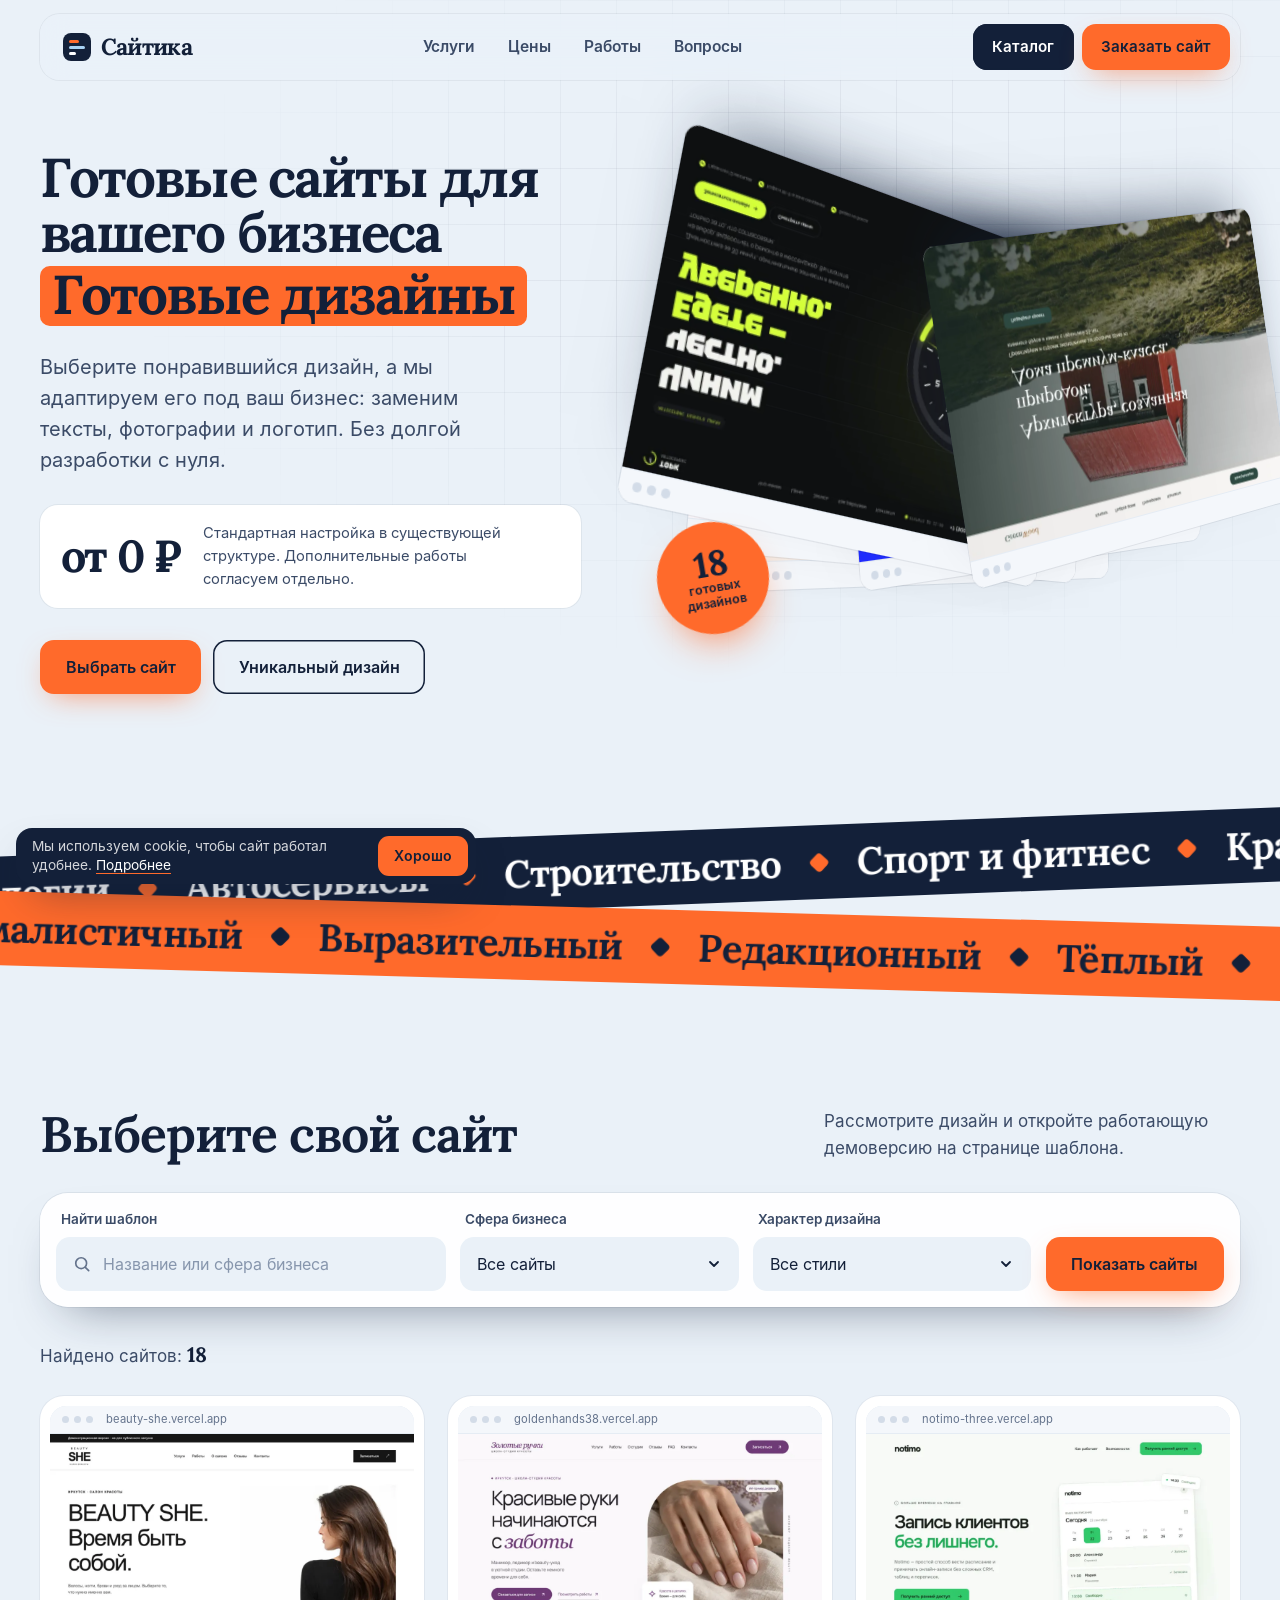
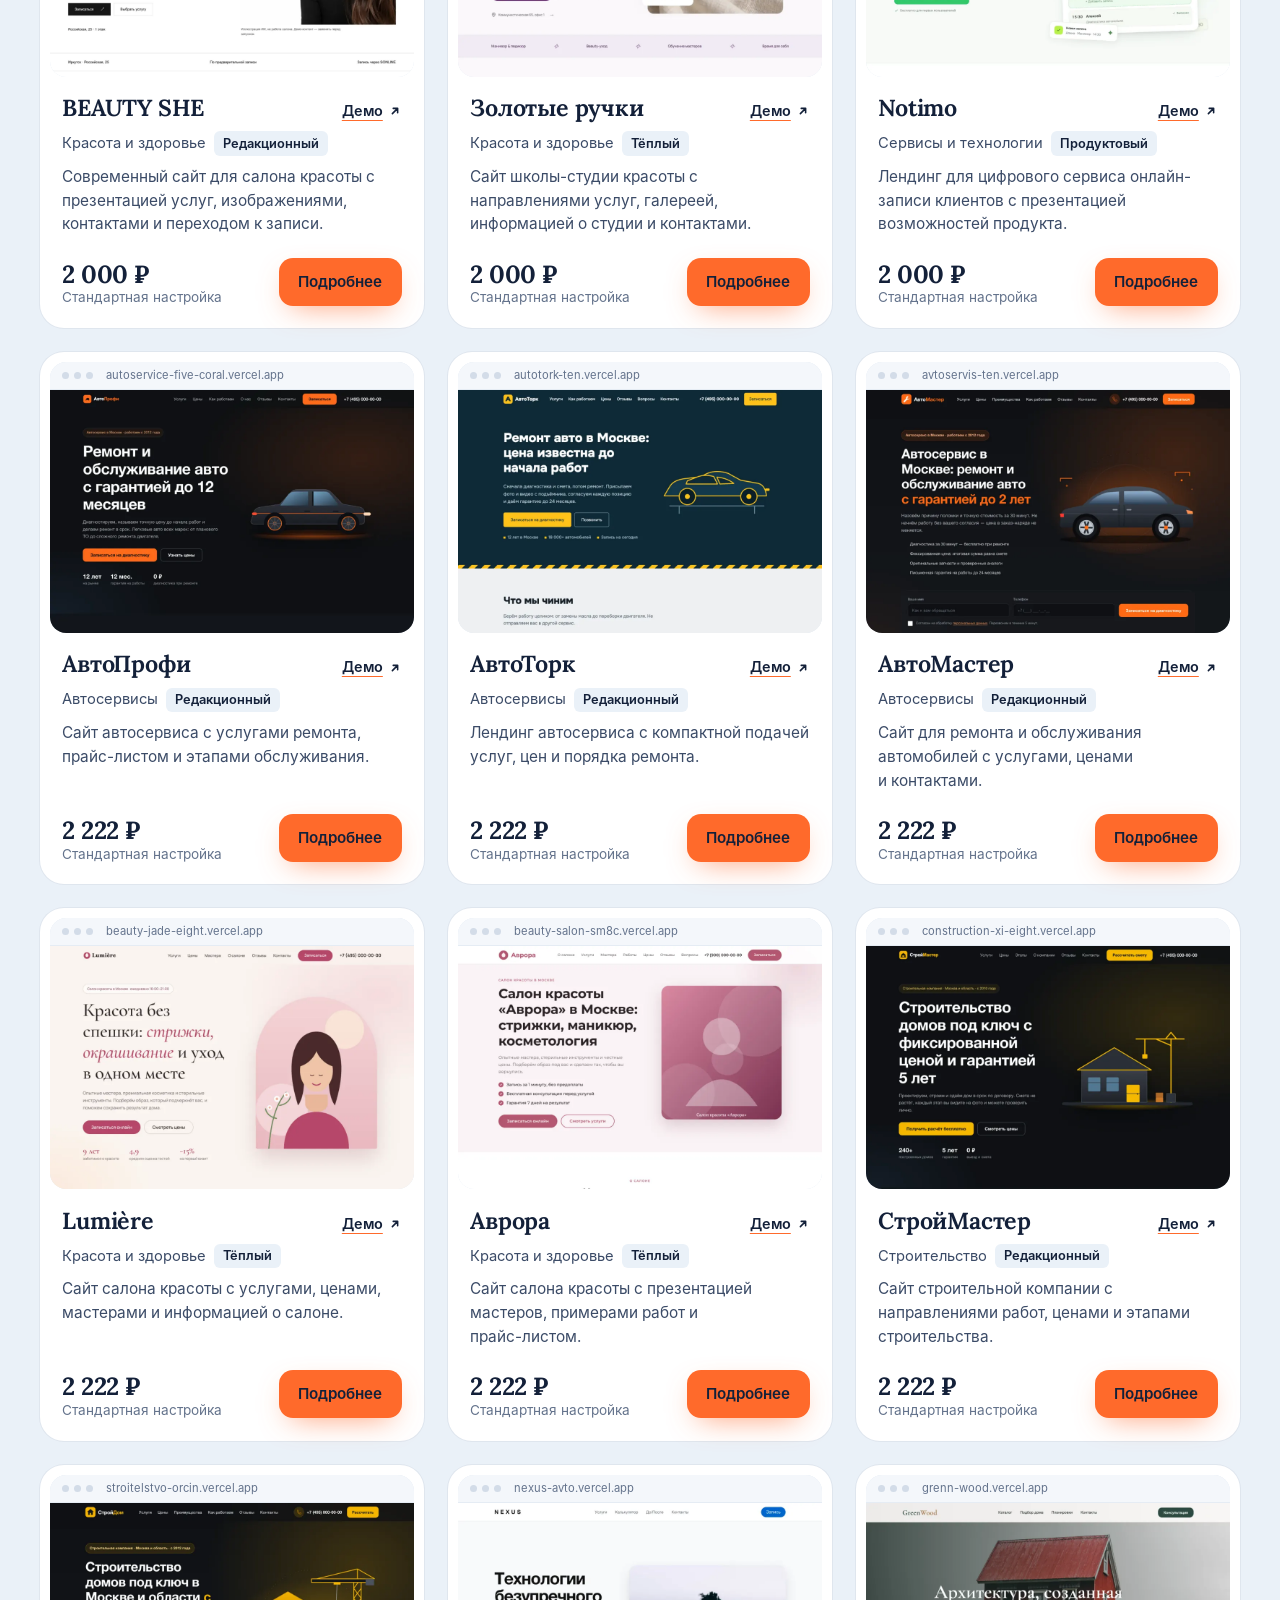
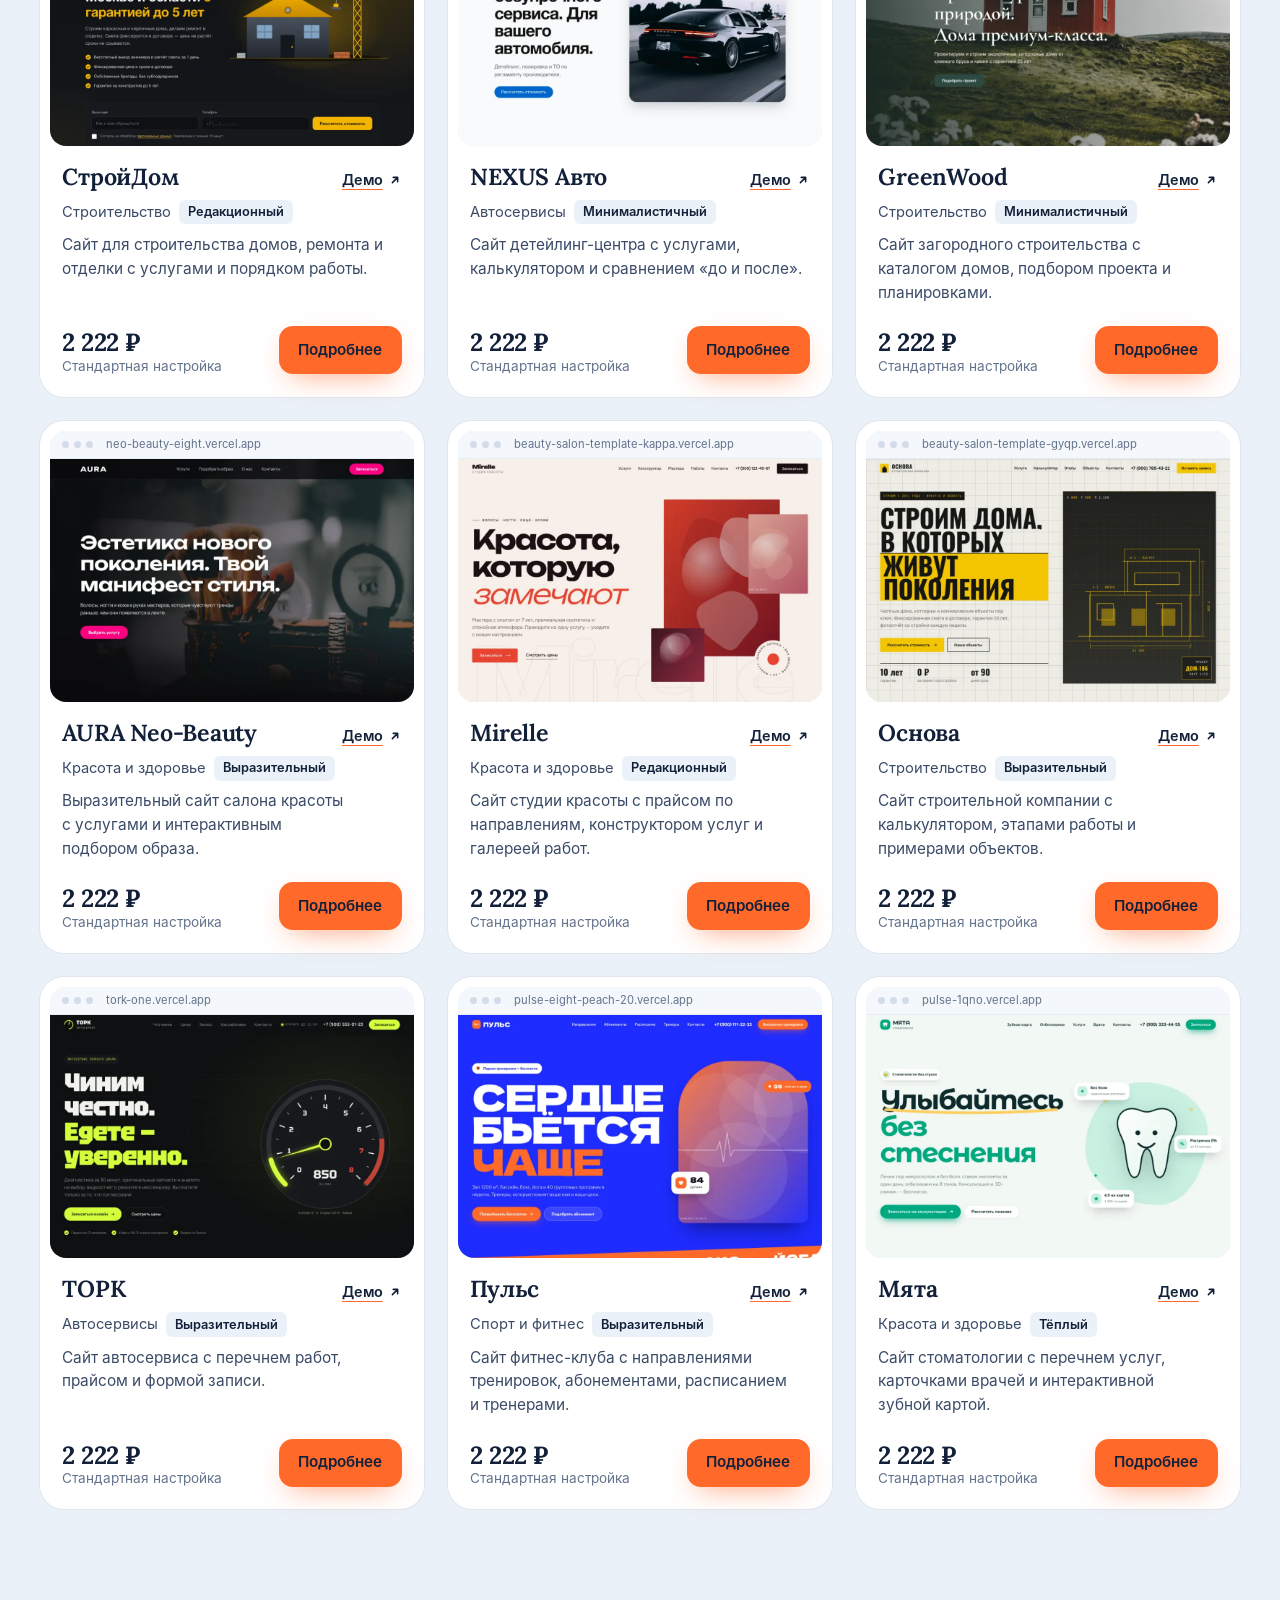
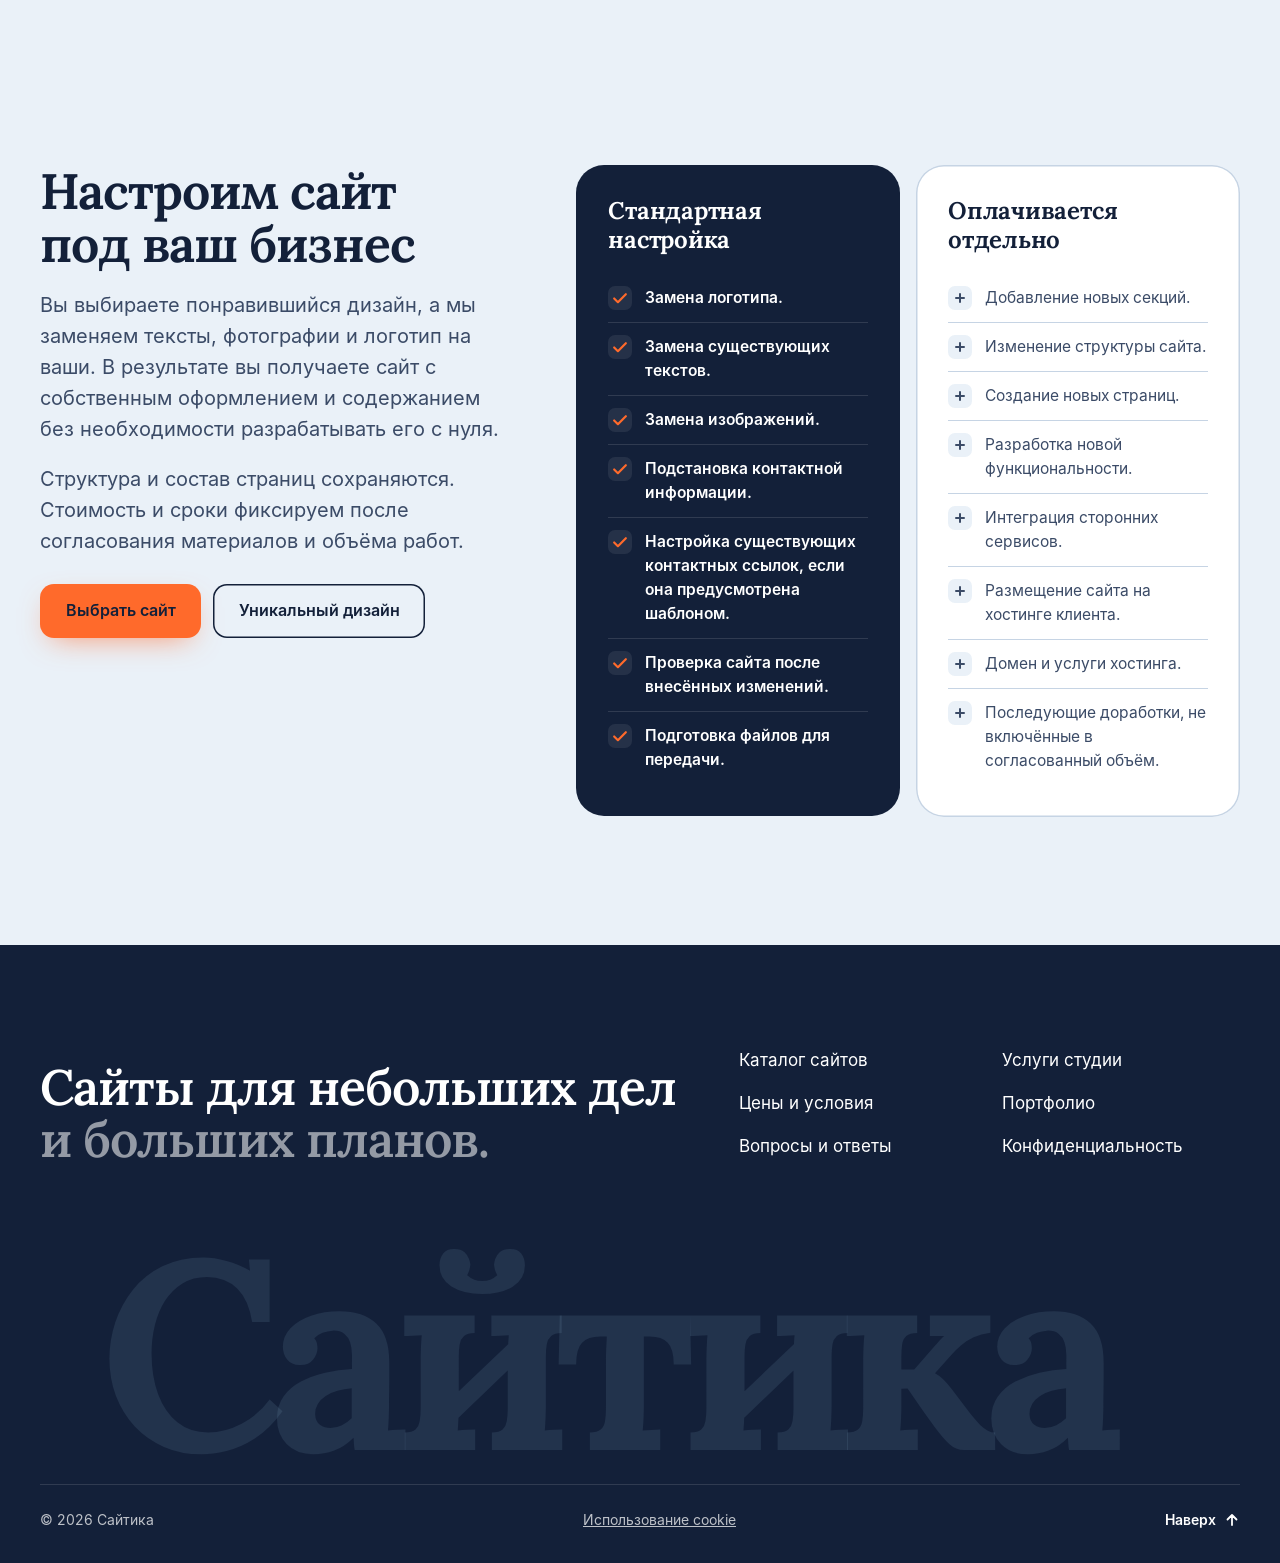
<file: catalog.html>
<!DOCTYPE html>
<html lang="ru">
<head>
  <meta charset="utf-8">
  <meta name="viewport" content="width=device-width, initial-scale=1, viewport-fit=cover">
  <title>Готовые сайты для бизнеса — каталог шаблонов Сайтики, от 2 000 ₽</title>
  <meta name="description" content="Каталог готовых сайтов для бизнеса: красота и здоровье, автосервисы, строительство, фитнес, сервисы. Адаптируем выбранный дизайн под вас от 2 000 ₽.">
  <meta name="theme-color" content="#eaf1f8">
  <meta property="og:type" content="website">
  <meta property="og:title" content="Готовые сайты для вашего бизнеса — каталог Сайтики">
  <meta property="og:description" content="Выберите дизайн, а мы заменим тексты, фотографии и логотип. От 2 000 ₽.">
  <link rel="icon" href="assets/images/favicon.svg" type="image/svg+xml">
  <link rel="preload" href="assets/fonts/lora-var.woff" as="font" type="font/woff" crossorigin>
  <link rel="preload" href="assets/fonts/inter-400.woff" as="font" type="font/woff" crossorigin>
  <link rel="preload" href="assets/images/catalog/mirelle.webp" as="image" type="image/webp">
  <link rel="stylesheet" href="style.css">
  <script>
    (function (d) {
      d.classList.add('js');
      if (!window.matchMedia('(prefers-reduced-motion: reduce)').matches) d.classList.add('is-intro');
    })(document.documentElement);
  </script>
</head>
<body>
  <a class="skip-link" href="#main">К содержимому</a>

  <!-- Вступительная анимация (только главная) -->
  <div class="intro" data-intro aria-hidden="true">
    <div class="intro__panel"></div>
    <div class="intro__panel"></div>
    <div class="intro__panel"></div>
    <div class="intro__panel"></div>
    <div class="intro__content">
      <div class="intro__logo">
        <i></i><i></i><i></i>
      </div>
      <p class="intro__word"><span>Сайтика</span></p>
      <p class="intro__status"><span data-intro-status>Собираем структуру</span></p>
      <p class="intro__count"><span data-intro-count>0</span>%</p>
      <div class="intro__bar"><i data-intro-bar></i></div>
    </div>
  </div>

  <!-- ===================== ШАПКА ===================== -->
  <header class="header" data-header>
    <div class="wrap header__bar">
      <a class="logo" href="index.html" aria-label="Сайтика — на главную">
        <svg class="logo__mark" viewBox="0 0 30 30" aria-hidden="true">
          <rect x="1" y="1" width="28" height="28" rx="8" fill="#132039"/>
          <rect x="7" y="8" width="10" height="3" rx="1.5" fill="#ff6a2b"/>
          <rect x="7" y="14" width="16" height="3" rx="1.5" fill="#a8d2f4"/>
          <rect x="7" y="20" width="7" height="3" rx="1.5" fill="#ffffff"/>
        </svg>
        Сайтика
      </a>
      <nav class="nav" aria-label="Основное меню">
        <a href="index.html#formats">Услуги</a>
        <a href="index.html#prices">Цены</a>
        <a href="index.html#projects">Работы</a>
        <a href="index.html#faq">Вопросы</a>
      </nav>
      <div class="header__actions">
        <a class="btn btn--ghost is-current" href="catalog.html" aria-current="page">Каталог</a>
        <a class="btn btn--signal" href="#order" data-modal-open="order">Заказать сайт</a>
      </div>
      <button class="burger" type="button" aria-label="Открыть меню" aria-expanded="false" aria-controls="mobile-menu" data-burger>
        <span></span><span></span>
      </button>
    </div>
  </header>

  <div class="mobile-menu" id="mobile-menu" data-menu>
    <nav aria-label="Мобильное меню">
      <a href="index.html#formats" style="--i:0">Услуги</a>
      <a href="index.html#prices" style="--i:1">Цены</a>
      <a href="index.html#projects" style="--i:2">Работы</a>
      <a href="catalog.html" style="--i:3" aria-current="page">Каталог</a>
      <a href="index.html#faq" style="--i:4">Вопросы</a>
    </nav>
    <a class="btn btn--signal btn--block" href="#order" data-modal-open="order">Заказать сайт</a>
  </div>

  <main id="main">

    <!-- ===================== ПЕРВЫЙ ЭКРАН КАТАЛОГА ===================== -->
    <section class="hero cat-hero" id="top">
      <div class="hero__grid-bg" aria-hidden="true"></div>
      <div class="hero__spot" aria-hidden="true"></div>
      <div class="hero__decor" aria-hidden="true">
        <span class="deco deco--ring" data-depth="1.6" data-parallax="-0.25"></span>
        <span class="deco deco--plus" data-depth="2.4" data-parallax="-0.4"></span>
        <span class="deco deco--plus deco--plus-2" data-depth="1.2" data-parallax="-0.15"></span>
        <span class="deco deco--dot" data-depth="3" data-parallax="-0.55"></span>
        <span class="deco deco--square" data-depth="2" data-parallax="-0.35"></span>
      </div>
      <div class="wrap hero__inner cat-hero__inner">
        <div class="hero__copy" data-parallax="0.12">
          <h1 class="hero__title" data-split>
            <span class="line"><span>Готовые сайты для&nbsp;вашего бизнеса</span></span>
            <span class="line"><span>Готовые дизайны</span></span>
          </h1>
          <p class="hero__lead" data-reveal style="--d:3">Выберите понравившийся дизайн, а мы адаптируем его под ваш бизнес: заменим тексты, фотографии и логотип. Без долгой разработки с нуля.</p>
          <div class="cat-price" data-reveal style="--d:4">
            <p class="cat-price__value">от <span data-count-to="2000">2 000</span>&nbsp;₽</p>
            <p class="cat-price__note">Стандартная настройка в существующей структуре. Дополнительные работы согласуем отдельно.</p>
          </div>
          <div class="hero__actions" data-reveal style="--d:5">
            <a class="btn btn--signal" href="#templates">Выбрать сайт</a>
            <a class="btn btn--ghost" href="#order" data-modal-open="order" data-modal-route="new">Уникальный дизайн</a>
          </div>
        </div>

        <div class="fan-wrap" data-reveal style="--d:2" aria-hidden="true">
          <div class="fan" data-fan data-tilt-target>
            <span class="fan__card" style="--i:-2">
              <span class="fan__bar"><i></i><i></i><i></i></span>
              <img src="assets/images/catalog/tork-one.webp" width="1008" height="672" alt="">
            </span>
            <span class="fan__card" style="--i:-1">
              <span class="fan__bar"><i></i><i></i><i></i></span>
              <img src="assets/images/catalog/golden-hands.webp" width="1008" height="672" alt="">
            </span>
            <span class="fan__card" style="--i:0">
              <span class="fan__bar"><i></i><i></i><i></i></span>
              <img src="assets/images/catalog/mirelle.webp" width="1008" height="672" alt="" fetchpriority="high">
            </span>
            <span class="fan__card" style="--i:1">
              <span class="fan__bar"><i></i><i></i><i></i></span>
              <img src="assets/images/catalog/pulse-eight.webp" width="1008" height="672" alt="">
            </span>
            <span class="fan__card" style="--i:2">
              <span class="fan__bar"><i></i><i></i><i></i></span>
              <img src="assets/images/catalog/green-wood.webp" width="1008" height="672" alt="">
            </span>
          </div>
          <span class="fan__sticker"><b>18</b>готовых<br>дизайнов</span>
        </div>
      </div>
    </section>

    <!-- ===================== БЕГУЩАЯ ЛЕНТА ===================== -->
    <div class="ticker" aria-hidden="true">
      <div class="ticker__row" data-ticker-row="1">
        <div class="ticker__track">
          <span>Красота и здоровье</span><span>Сервисы и технологии</span><span>Автосервисы</span><span>Строительство</span><span>Спорт и фитнес</span>
        </div>
      </div>
      <div class="ticker__row ticker__row--alt" data-ticker-row="-1">
        <div class="ticker__track">
          <span>Редакционный</span><span>Тёплый</span><span>Продуктовый</span><span>Минималистичный</span><span>Выразительный</span>
        </div>
      </div>
    </div>

    <!-- ===================== ШАБЛОНЫ ===================== -->
    <section class="section templates" id="templates">
      <div class="wrap">
        <div class="templates__head">
          <h2 data-split><span class="line"><span>Выберите свой сайт</span></span></h2>
          <p data-reveal>Рассмотрите дизайн и откройте работающую демоверсию на странице шаблона.</p>
        </div>

        <form class="filters" action="catalog.html#templates" method="get" role="search" data-filters data-reveal>
          <div class="filters__field filters__field--search">
            <label for="f-q">Найти шаблон</label>
            <div class="search">
              <svg class="search__icon" viewBox="0 0 24 24" aria-hidden="true"><circle cx="11" cy="11" r="6.5"/><path d="M16 16l4 4"/></svg>
              <input id="f-q" name="q" type="search" placeholder="Название или сфера бизнеса" autocomplete="off" enterkeyhint="search">
              <button class="search__clear" type="button" aria-label="Очистить поиск" data-clear hidden>
                <svg viewBox="0 0 16 16" aria-hidden="true"><path d="M4 4l8 8M12 4l-8 8"/></svg>
              </button>
            </div>
          </div>

          <div class="filters__field">
            <span class="filters__label" id="f-cat-label">Сфера бизнеса</span>
            <div class="select" data-select="category">
              <input type="hidden" name="category" value="">
              <button class="select__btn" type="button" aria-haspopup="listbox" aria-expanded="false" aria-labelledby="f-cat-label f-cat-value" aria-controls="f-cat-list">
                <span id="f-cat-value" data-select-value>Все сайты</span>
                <svg viewBox="0 0 16 16" aria-hidden="true"><path d="M4 6l4 4 4-4"/></svg>
              </button>
              <ul class="select__list" id="f-cat-list" role="listbox" tabindex="-1" aria-labelledby="f-cat-label">
                    <li id="cat-opt-0" role="option" data-value="" aria-selected="true">Все сайты</li>
                    <li id="cat-opt-1" role="option" data-value="beauty" aria-selected="false">Красота и здоровье</li>
                    <li id="cat-opt-2" role="option" data-value="technology" aria-selected="false">Сервисы и технологии</li>
                    <li id="cat-opt-3" role="option" data-value="auto" aria-selected="false">Автосервисы</li>
                    <li id="cat-opt-4" role="option" data-value="construction" aria-selected="false">Строительство</li>
                    <li id="cat-opt-5" role="option" data-value="fitness" aria-selected="false">Спорт и фитнес</li>
              </ul>
            </div>
          </div>

          <div class="filters__field">
            <span class="filters__label" id="f-style-label">Характер дизайна</span>
            <div class="select" data-select="style">
              <input type="hidden" name="style" value="">
              <button class="select__btn" type="button" aria-haspopup="listbox" aria-expanded="false" aria-labelledby="f-style-label f-style-value" aria-controls="f-style-list">
                <span id="f-style-value" data-select-value>Все стили</span>
                <svg viewBox="0 0 16 16" aria-hidden="true"><path d="M4 6l4 4 4-4"/></svg>
              </button>
              <ul class="select__list" id="f-style-list" role="listbox" tabindex="-1" aria-labelledby="f-style-label">
                    <li id="style-opt-0" role="option" data-value="" aria-selected="true">Все стили</li>
                    <li id="style-opt-1" role="option" data-value="editorial" aria-selected="false">Редакционный</li>
                    <li id="style-opt-2" role="option" data-value="warm" aria-selected="false">Тёплый</li>
                    <li id="style-opt-3" role="option" data-value="product" aria-selected="false">Продуктовый</li>
                    <li id="style-opt-4" role="option" data-value="minimal" aria-selected="false">Минималистичный</li>
                    <li id="style-opt-5" role="option" data-value="bold" aria-selected="false">Выразительный</li>
              </ul>
            </div>
          </div>

          <button class="btn btn--signal filters__submit" type="submit">Показать сайты</button>
        </form>

        <div class="results-bar" aria-live="polite">
          <p class="results-bar__count">Найдено сайтов: <b data-count>18</b></p>
          <button class="results-bar__reset" type="button" data-reset hidden>Сбросить фильтры</button>
        </div>

        <div class="tpl-grid" data-grid>
          <article class="tpl" data-reveal data-slug="beauty-she" data-category="beauty" data-style="editorial" data-search="beauty she красота и здоровье редакционный современный сайт для салона красоты с презентацией услуг, изображениями, контактами и переходом к записи." style="--d:0">
            <a class="tpl__shot" href="template.html?slug=beauty-she" data-cursor="Подробнее" data-tilt tabindex="-1" aria-hidden="true">
              <span class="tpl__bar"><i></i><i></i><i></i><span>beauty-she.vercel.app</span></span>
              <span class="tpl__img"><img src="assets/images/catalog/beauty-she.webp" width="1008" height="672" loading="lazy" decoding="async" alt=""></span>
            </a>
            <div class="tpl__body">
              <div class="tpl__head">
                <h3><a href="template.html?slug=beauty-she">BEAUTY SHE</a></h3>
                <a class="tpl__demo" href="https://beauty-she.vercel.app/" target="_blank" rel="noopener" aria-label="Демо BEAUTY SHE — откроется в новой вкладке">Демо <svg viewBox="0 0 16 16" aria-hidden="true"><path d="M5 11L11 5M6 5h5v5"/></svg></a>
              </div>
              <p class="tpl__meta"><span>Красота и здоровье</span><span class="tpl__style">Редакционный</span></p>
              <p class="tpl__desc">Современный сайт для салона красоты с презентацией услуг, изображениями, контактами и переходом к записи.</p>
              <div class="tpl__foot">
                <p class="tpl__price"><b>2 000&nbsp;₽</b><span>Стандартная настройка</span></p>
                <a class="btn btn--signal tpl__more" href="template.html?slug=beauty-she">Подробнее</a>
              </div>
            </div>
          </article>
          <article class="tpl" data-reveal data-slug="golden-hands" data-category="beauty" data-style="warm" data-search="золотые ручки красота и здоровье теплый сайт школы-студии красоты с направлениями услуг, галереей, информацией о студии и контактами. салон маникюр педикюр ногти" style="--d:1">
            <a class="tpl__shot" href="template.html?slug=golden-hands" data-cursor="Подробнее" data-tilt tabindex="-1" aria-hidden="true">
              <span class="tpl__bar"><i></i><i></i><i></i><span>goldenhands38.vercel.app</span></span>
              <span class="tpl__img"><img src="assets/images/catalog/golden-hands.webp" width="1008" height="672" loading="lazy" decoding="async" alt=""></span>
            </a>
            <div class="tpl__body">
              <div class="tpl__head">
                <h3><a href="template.html?slug=golden-hands">Золотые ручки</a></h3>
                <a class="tpl__demo" href="https://goldenhands38.vercel.app/" target="_blank" rel="noopener" aria-label="Демо Золотые ручки — откроется в новой вкладке">Демо <svg viewBox="0 0 16 16" aria-hidden="true"><path d="M5 11L11 5M6 5h5v5"/></svg></a>
              </div>
              <p class="tpl__meta"><span>Красота и здоровье</span><span class="tpl__style">Тёплый</span></p>
              <p class="tpl__desc">Сайт школы-студии красоты с направлениями услуг, галереей, информацией о студии и контактами.</p>
              <div class="tpl__foot">
                <p class="tpl__price"><b>2 000&nbsp;₽</b><span>Стандартная настройка</span></p>
                <a class="btn btn--signal tpl__more" href="template.html?slug=golden-hands">Подробнее</a>
              </div>
            </div>
          </article>
          <article class="tpl" data-reveal data-slug="notimo" data-category="technology" data-style="product" data-search="notimo сервисы и технологии продуктовый лендинг для цифрового сервиса онлайн-записи клиентов с презентацией возможностей продукта." style="--d:2">
            <a class="tpl__shot" href="template.html?slug=notimo" data-cursor="Подробнее" data-tilt tabindex="-1" aria-hidden="true">
              <span class="tpl__bar"><i></i><i></i><i></i><span>notimo-three.vercel.app</span></span>
              <span class="tpl__img"><img src="assets/images/catalog/notimo.webp" width="1008" height="672" loading="lazy" decoding="async" alt=""></span>
            </a>
            <div class="tpl__body">
              <div class="tpl__head">
                <h3><a href="template.html?slug=notimo">Notimo</a></h3>
                <a class="tpl__demo" href="https://notimo-three.vercel.app/" target="_blank" rel="noopener" aria-label="Демо Notimo — откроется в новой вкладке">Демо <svg viewBox="0 0 16 16" aria-hidden="true"><path d="M5 11L11 5M6 5h5v5"/></svg></a>
              </div>
              <p class="tpl__meta"><span>Сервисы и технологии</span><span class="tpl__style">Продуктовый</span></p>
              <p class="tpl__desc">Лендинг для цифрового сервиса онлайн-записи клиентов с презентацией возможностей продукта.</p>
              <div class="tpl__foot">
                <p class="tpl__price"><b>2 000&nbsp;₽</b><span>Стандартная настройка</span></p>
                <a class="btn btn--signal tpl__more" href="template.html?slug=notimo">Подробнее</a>
              </div>
            </div>
          </article>
          <article class="tpl" data-reveal data-slug="autoservice" data-category="auto" data-style="editorial" data-search="автопрофи автосервисы редакционный сайт автосервиса с услугами ремонта, прайс-листом и этапами обслуживания." style="--d:0">
            <a class="tpl__shot" href="template.html?slug=autoservice" data-cursor="Подробнее" data-tilt tabindex="-1" aria-hidden="true">
              <span class="tpl__bar"><i></i><i></i><i></i><span>autoservice-five-coral.vercel.app</span></span>
              <span class="tpl__img"><img src="assets/images/catalog/autoservice.webp" width="1008" height="672" loading="lazy" decoding="async" alt=""></span>
            </a>
            <div class="tpl__body">
              <div class="tpl__head">
                <h3><a href="template.html?slug=autoservice">АвтоПрофи</a></h3>
                <a class="tpl__demo" href="https://autoservice-five-coral.vercel.app/" target="_blank" rel="noopener" aria-label="Демо АвтоПрофи — откроется в новой вкладке">Демо <svg viewBox="0 0 16 16" aria-hidden="true"><path d="M5 11L11 5M6 5h5v5"/></svg></a>
              </div>
              <p class="tpl__meta"><span>Автосервисы</span><span class="tpl__style">Редакционный</span></p>
              <p class="tpl__desc">Сайт автосервиса с услугами ремонта, прайс-листом и этапами обслуживания.</p>
              <div class="tpl__foot">
                <p class="tpl__price"><b>2 222&nbsp;₽</b><span>Стандартная настройка</span></p>
                <a class="btn btn--signal tpl__more" href="template.html?slug=autoservice">Подробнее</a>
              </div>
            </div>
          </article>
          <article class="tpl" data-reveal data-slug="autotork" data-category="auto" data-style="editorial" data-search="автоторк автосервисы редакционный лендинг автосервиса с компактной подачей услуг, цен и порядка ремонта." style="--d:1">
            <a class="tpl__shot" href="template.html?slug=autotork" data-cursor="Подробнее" data-tilt tabindex="-1" aria-hidden="true">
              <span class="tpl__bar"><i></i><i></i><i></i><span>autotork-ten.vercel.app</span></span>
              <span class="tpl__img"><img src="assets/images/catalog/autotork.webp" width="1008" height="672" loading="lazy" decoding="async" alt=""></span>
            </a>
            <div class="tpl__body">
              <div class="tpl__head">
                <h3><a href="template.html?slug=autotork">АвтоТорк</a></h3>
                <a class="tpl__demo" href="https://autotork-ten.vercel.app/" target="_blank" rel="noopener" aria-label="Демо АвтоТорк — откроется в новой вкладке">Демо <svg viewBox="0 0 16 16" aria-hidden="true"><path d="M5 11L11 5M6 5h5v5"/></svg></a>
              </div>
              <p class="tpl__meta"><span>Автосервисы</span><span class="tpl__style">Редакционный</span></p>
              <p class="tpl__desc">Лендинг автосервиса с компактной подачей услуг, цен и порядка ремонта.</p>
              <div class="tpl__foot">
                <p class="tpl__price"><b>2 222&nbsp;₽</b><span>Стандартная настройка</span></p>
                <a class="btn btn--signal tpl__more" href="template.html?slug=autotork">Подробнее</a>
              </div>
            </div>
          </article>
          <article class="tpl" data-reveal data-slug="avtoservis" data-category="auto" data-style="editorial" data-search="автомастер автосервисы редакционный сайт для ремонта и обслуживания автомобилей с услугами, ценами и контактами." style="--d:2">
            <a class="tpl__shot" href="template.html?slug=avtoservis" data-cursor="Подробнее" data-tilt tabindex="-1" aria-hidden="true">
              <span class="tpl__bar"><i></i><i></i><i></i><span>avtoservis-ten.vercel.app</span></span>
              <span class="tpl__img"><img src="assets/images/catalog/avtoservis.webp" width="1008" height="672" loading="lazy" decoding="async" alt=""></span>
            </a>
            <div class="tpl__body">
              <div class="tpl__head">
                <h3><a href="template.html?slug=avtoservis">АвтоМастер</a></h3>
                <a class="tpl__demo" href="https://avtoservis-ten.vercel.app/" target="_blank" rel="noopener" aria-label="Демо АвтоМастер — откроется в новой вкладке">Демо <svg viewBox="0 0 16 16" aria-hidden="true"><path d="M5 11L11 5M6 5h5v5"/></svg></a>
              </div>
              <p class="tpl__meta"><span>Автосервисы</span><span class="tpl__style">Редакционный</span></p>
              <p class="tpl__desc">Сайт для ремонта и обслуживания автомобилей с услугами, ценами и контактами.</p>
              <div class="tpl__foot">
                <p class="tpl__price"><b>2 222&nbsp;₽</b><span>Стандартная настройка</span></p>
                <a class="btn btn--signal tpl__more" href="template.html?slug=avtoservis">Подробнее</a>
              </div>
            </div>
          </article>
          <article class="tpl" data-reveal data-slug="beauty-jade" data-category="beauty" data-style="warm" data-search="lumière красота и здоровье теплый сайт салона красоты с услугами, ценами, мастерами и информацией о салоне." style="--d:0">
            <a class="tpl__shot" href="template.html?slug=beauty-jade" data-cursor="Подробнее" data-tilt tabindex="-1" aria-hidden="true">
              <span class="tpl__bar"><i></i><i></i><i></i><span>beauty-jade-eight.vercel.app</span></span>
              <span class="tpl__img"><img src="assets/images/catalog/beauty-jade.webp" width="1008" height="672" loading="lazy" decoding="async" alt=""></span>
            </a>
            <div class="tpl__body">
              <div class="tpl__head">
                <h3><a href="template.html?slug=beauty-jade">Lumière</a></h3>
                <a class="tpl__demo" href="https://beauty-jade-eight.vercel.app/" target="_blank" rel="noopener" aria-label="Демо Lumière — откроется в новой вкладке">Демо <svg viewBox="0 0 16 16" aria-hidden="true"><path d="M5 11L11 5M6 5h5v5"/></svg></a>
              </div>
              <p class="tpl__meta"><span>Красота и здоровье</span><span class="tpl__style">Тёплый</span></p>
              <p class="tpl__desc">Сайт салона красоты с услугами, ценами, мастерами и информацией о салоне.</p>
              <div class="tpl__foot">
                <p class="tpl__price"><b>2 222&nbsp;₽</b><span>Стандартная настройка</span></p>
                <a class="btn btn--signal tpl__more" href="template.html?slug=beauty-jade">Подробнее</a>
              </div>
            </div>
          </article>
          <article class="tpl" data-reveal data-slug="beauty-salon" data-category="beauty" data-style="warm" data-search="аврора красота и здоровье теплый сайт салона красоты с презентацией мастеров, примерами работ и прайс-листом." style="--d:1">
            <a class="tpl__shot" href="template.html?slug=beauty-salon" data-cursor="Подробнее" data-tilt tabindex="-1" aria-hidden="true">
              <span class="tpl__bar"><i></i><i></i><i></i><span>beauty-salon-sm8c.vercel.app</span></span>
              <span class="tpl__img"><img src="assets/images/catalog/beauty-salon.webp" width="1008" height="672" loading="lazy" decoding="async" alt=""></span>
            </a>
            <div class="tpl__body">
              <div class="tpl__head">
                <h3><a href="template.html?slug=beauty-salon">Аврора</a></h3>
                <a class="tpl__demo" href="https://beauty-salon-sm8c.vercel.app/" target="_blank" rel="noopener" aria-label="Демо Аврора — откроется в новой вкладке">Демо <svg viewBox="0 0 16 16" aria-hidden="true"><path d="M5 11L11 5M6 5h5v5"/></svg></a>
              </div>
              <p class="tpl__meta"><span>Красота и здоровье</span><span class="tpl__style">Тёплый</span></p>
              <p class="tpl__desc">Сайт салона красоты с презентацией мастеров, примерами работ и прайс-листом.</p>
              <div class="tpl__foot">
                <p class="tpl__price"><b>2 222&nbsp;₽</b><span>Стандартная настройка</span></p>
                <a class="btn btn--signal tpl__more" href="template.html?slug=beauty-salon">Подробнее</a>
              </div>
            </div>
          </article>
          <article class="tpl" data-reveal data-slug="construction" data-category="construction" data-style="editorial" data-search="строймастер строительство редакционный сайт строительной компании с направлениями работ, ценами и этапами строительства." style="--d:2">
            <a class="tpl__shot" href="template.html?slug=construction" data-cursor="Подробнее" data-tilt tabindex="-1" aria-hidden="true">
              <span class="tpl__bar"><i></i><i></i><i></i><span>construction-xi-eight.vercel.app</span></span>
              <span class="tpl__img"><img src="assets/images/catalog/construction.webp" width="1008" height="672" loading="lazy" decoding="async" alt=""></span>
            </a>
            <div class="tpl__body">
              <div class="tpl__head">
                <h3><a href="template.html?slug=construction">СтройМастер</a></h3>
                <a class="tpl__demo" href="https://construction-xi-eight.vercel.app/" target="_blank" rel="noopener" aria-label="Демо СтройМастер — откроется в новой вкладке">Демо <svg viewBox="0 0 16 16" aria-hidden="true"><path d="M5 11L11 5M6 5h5v5"/></svg></a>
              </div>
              <p class="tpl__meta"><span>Строительство</span><span class="tpl__style">Редакционный</span></p>
              <p class="tpl__desc">Сайт строительной компании с направлениями работ, ценами и этапами строительства.</p>
              <div class="tpl__foot">
                <p class="tpl__price"><b>2 222&nbsp;₽</b><span>Стандартная настройка</span></p>
                <a class="btn btn--signal tpl__more" href="template.html?slug=construction">Подробнее</a>
              </div>
            </div>
          </article>
          <article class="tpl" data-reveal data-slug="stroitelstvo" data-category="construction" data-style="editorial" data-search="стройдом строительство редакционный сайт для строительства домов, ремонта и отделки с услугами и порядком работы." style="--d:0">
            <a class="tpl__shot" href="template.html?slug=stroitelstvo" data-cursor="Подробнее" data-tilt tabindex="-1" aria-hidden="true">
              <span class="tpl__bar"><i></i><i></i><i></i><span>stroitelstvo-orcin.vercel.app</span></span>
              <span class="tpl__img"><img src="assets/images/catalog/stroitelstvo.webp" width="1008" height="672" loading="lazy" decoding="async" alt=""></span>
            </a>
            <div class="tpl__body">
              <div class="tpl__head">
                <h3><a href="template.html?slug=stroitelstvo">СтройДом</a></h3>
                <a class="tpl__demo" href="https://stroitelstvo-orcin.vercel.app/" target="_blank" rel="noopener" aria-label="Демо СтройДом — откроется в новой вкладке">Демо <svg viewBox="0 0 16 16" aria-hidden="true"><path d="M5 11L11 5M6 5h5v5"/></svg></a>
              </div>
              <p class="tpl__meta"><span>Строительство</span><span class="tpl__style">Редакционный</span></p>
              <p class="tpl__desc">Сайт для строительства домов, ремонта и отделки с услугами и порядком работы.</p>
              <div class="tpl__foot">
                <p class="tpl__price"><b>2 222&nbsp;₽</b><span>Стандартная настройка</span></p>
                <a class="btn btn--signal tpl__more" href="template.html?slug=stroitelstvo">Подробнее</a>
              </div>
            </div>
          </article>
          <article class="tpl" data-reveal data-slug="nexus-avto" data-category="auto" data-style="minimal" data-search="nexus авто автосервисы минималистичный сайт детейлинг-центра с услугами, калькулятором и сравнением «до и после»." style="--d:1">
            <a class="tpl__shot" href="template.html?slug=nexus-avto" data-cursor="Подробнее" data-tilt tabindex="-1" aria-hidden="true">
              <span class="tpl__bar"><i></i><i></i><i></i><span>nexus-avto.vercel.app</span></span>
              <span class="tpl__img"><img src="assets/images/catalog/nexus-avto.webp" width="1008" height="672" loading="lazy" decoding="async" alt=""></span>
            </a>
            <div class="tpl__body">
              <div class="tpl__head">
                <h3><a href="template.html?slug=nexus-avto">NEXUS Авто</a></h3>
                <a class="tpl__demo" href="https://nexus-avto.vercel.app/" target="_blank" rel="noopener" aria-label="Демо NEXUS Авто — откроется в новой вкладке">Демо <svg viewBox="0 0 16 16" aria-hidden="true"><path d="M5 11L11 5M6 5h5v5"/></svg></a>
              </div>
              <p class="tpl__meta"><span>Автосервисы</span><span class="tpl__style">Минималистичный</span></p>
              <p class="tpl__desc">Сайт детейлинг-центра с услугами, калькулятором и сравнением «до и после».</p>
              <div class="tpl__foot">
                <p class="tpl__price"><b>2 222&nbsp;₽</b><span>Стандартная настройка</span></p>
                <a class="btn btn--signal tpl__more" href="template.html?slug=nexus-avto">Подробнее</a>
              </div>
            </div>
          </article>
          <article class="tpl" data-reveal data-slug="green-wood" data-category="construction" data-style="minimal" data-search="greenwood строительство минималистичный сайт загородного строительства с каталогом домов, подбором проекта и планировками." style="--d:2">
            <a class="tpl__shot" href="template.html?slug=green-wood" data-cursor="Подробнее" data-tilt tabindex="-1" aria-hidden="true">
              <span class="tpl__bar"><i></i><i></i><i></i><span>grenn-wood.vercel.app</span></span>
              <span class="tpl__img"><img src="assets/images/catalog/green-wood.webp" width="1008" height="672" loading="lazy" decoding="async" alt=""></span>
            </a>
            <div class="tpl__body">
              <div class="tpl__head">
                <h3><a href="template.html?slug=green-wood">GreenWood</a></h3>
                <a class="tpl__demo" href="https://grenn-wood.vercel.app/" target="_blank" rel="noopener" aria-label="Демо GreenWood — откроется в новой вкладке">Демо <svg viewBox="0 0 16 16" aria-hidden="true"><path d="M5 11L11 5M6 5h5v5"/></svg></a>
              </div>
              <p class="tpl__meta"><span>Строительство</span><span class="tpl__style">Минималистичный</span></p>
              <p class="tpl__desc">Сайт загородного строительства с каталогом домов, подбором проекта и планировками.</p>
              <div class="tpl__foot">
                <p class="tpl__price"><b>2 222&nbsp;₽</b><span>Стандартная настройка</span></p>
                <a class="btn btn--signal tpl__more" href="template.html?slug=green-wood">Подробнее</a>
              </div>
            </div>
          </article>
          <article class="tpl" data-reveal data-slug="neo-beauty" data-category="beauty" data-style="bold" data-search="aura neo-beauty красота и здоровье выразительный выразительный сайт салона красоты с услугами и интерактивным подбором образа." style="--d:0">
            <a class="tpl__shot" href="template.html?slug=neo-beauty" data-cursor="Подробнее" data-tilt tabindex="-1" aria-hidden="true">
              <span class="tpl__bar"><i></i><i></i><i></i><span>neo-beauty-eight.vercel.app</span></span>
              <span class="tpl__img"><img src="assets/images/catalog/neo-beauty.webp" width="1008" height="672" loading="lazy" decoding="async" alt=""></span>
            </a>
            <div class="tpl__body">
              <div class="tpl__head">
                <h3><a href="template.html?slug=neo-beauty">AURA Neo-Beauty</a></h3>
                <a class="tpl__demo" href="https://neo-beauty-eight.vercel.app/" target="_blank" rel="noopener" aria-label="Демо AURA Neo-Beauty — откроется в новой вкладке">Демо <svg viewBox="0 0 16 16" aria-hidden="true"><path d="M5 11L11 5M6 5h5v5"/></svg></a>
              </div>
              <p class="tpl__meta"><span>Красота и здоровье</span><span class="tpl__style">Выразительный</span></p>
              <p class="tpl__desc">Выразительный сайт салона красоты с услугами и интерактивным подбором образа.</p>
              <div class="tpl__foot">
                <p class="tpl__price"><b>2 222&nbsp;₽</b><span>Стандартная настройка</span></p>
                <a class="btn btn--signal tpl__more" href="template.html?slug=neo-beauty">Подробнее</a>
              </div>
            </div>
          </article>
          <article class="tpl" data-reveal data-slug="mirelle" data-category="beauty" data-style="editorial" data-search="mirelle красота и здоровье редакционный сайт студии красоты с прайсом по направлениям, конструктором услуг и галереей работ." style="--d:1">
            <a class="tpl__shot" href="template.html?slug=mirelle" data-cursor="Подробнее" data-tilt tabindex="-1" aria-hidden="true">
              <span class="tpl__bar"><i></i><i></i><i></i><span>beauty-salon-template-kappa.vercel.app</span></span>
              <span class="tpl__img"><img src="assets/images/catalog/mirelle.webp" width="1008" height="672" loading="lazy" decoding="async" alt=""></span>
            </a>
            <div class="tpl__body">
              <div class="tpl__head">
                <h3><a href="template.html?slug=mirelle">Mirelle</a></h3>
                <a class="tpl__demo" href="https://beauty-salon-template-kappa.vercel.app/" target="_blank" rel="noopener" aria-label="Демо Mirelle — откроется в новой вкладке">Демо <svg viewBox="0 0 16 16" aria-hidden="true"><path d="M5 11L11 5M6 5h5v5"/></svg></a>
              </div>
              <p class="tpl__meta"><span>Красота и здоровье</span><span class="tpl__style">Редакционный</span></p>
              <p class="tpl__desc">Сайт студии красоты с прайсом по направлениям, конструктором услуг и галереей работ.</p>
              <div class="tpl__foot">
                <p class="tpl__price"><b>2 222&nbsp;₽</b><span>Стандартная настройка</span></p>
                <a class="btn btn--signal tpl__more" href="template.html?slug=mirelle">Подробнее</a>
              </div>
            </div>
          </article>
          <article class="tpl" data-reveal data-slug="osnova" data-category="construction" data-style="bold" data-search="основа строительство выразительный сайт строительной компании с калькулятором, этапами работы и примерами объектов." style="--d:2">
            <a class="tpl__shot" href="template.html?slug=osnova" data-cursor="Подробнее" data-tilt tabindex="-1" aria-hidden="true">
              <span class="tpl__bar"><i></i><i></i><i></i><span>beauty-salon-template-gyqp.vercel.app</span></span>
              <span class="tpl__img"><img src="assets/images/catalog/osnova.webp" width="1008" height="672" loading="lazy" decoding="async" alt=""></span>
            </a>
            <div class="tpl__body">
              <div class="tpl__head">
                <h3><a href="template.html?slug=osnova">Основа</a></h3>
                <a class="tpl__demo" href="https://beauty-salon-template-gyqp.vercel.app/" target="_blank" rel="noopener" aria-label="Демо Основа — откроется в новой вкладке">Демо <svg viewBox="0 0 16 16" aria-hidden="true"><path d="M5 11L11 5M6 5h5v5"/></svg></a>
              </div>
              <p class="tpl__meta"><span>Строительство</span><span class="tpl__style">Выразительный</span></p>
              <p class="tpl__desc">Сайт строительной компании с калькулятором, этапами работы и примерами объектов.</p>
              <div class="tpl__foot">
                <p class="tpl__price"><b>2 222&nbsp;₽</b><span>Стандартная настройка</span></p>
                <a class="btn btn--signal tpl__more" href="template.html?slug=osnova">Подробнее</a>
              </div>
            </div>
          </article>
          <article class="tpl" data-reveal data-slug="tork-one" data-category="auto" data-style="bold" data-search="торк автосервисы выразительный сайт автосервиса с перечнем работ, прайсом и формой записи." style="--d:0">
            <a class="tpl__shot" href="template.html?slug=tork-one" data-cursor="Подробнее" data-tilt tabindex="-1" aria-hidden="true">
              <span class="tpl__bar"><i></i><i></i><i></i><span>tork-one.vercel.app</span></span>
              <span class="tpl__img"><img src="assets/images/catalog/tork-one.webp" width="1008" height="672" loading="lazy" decoding="async" alt=""></span>
            </a>
            <div class="tpl__body">
              <div class="tpl__head">
                <h3><a href="template.html?slug=tork-one">ТОРК</a></h3>
                <a class="tpl__demo" href="https://tork-one.vercel.app/" target="_blank" rel="noopener" aria-label="Демо ТОРК — откроется в новой вкладке">Демо <svg viewBox="0 0 16 16" aria-hidden="true"><path d="M5 11L11 5M6 5h5v5"/></svg></a>
              </div>
              <p class="tpl__meta"><span>Автосервисы</span><span class="tpl__style">Выразительный</span></p>
              <p class="tpl__desc">Сайт автосервиса с перечнем работ, прайсом и формой записи.</p>
              <div class="tpl__foot">
                <p class="tpl__price"><b>2 222&nbsp;₽</b><span>Стандартная настройка</span></p>
                <a class="btn btn--signal tpl__more" href="template.html?slug=tork-one">Подробнее</a>
              </div>
            </div>
          </article>
          <article class="tpl" data-reveal data-slug="pulse-eight" data-category="fitness" data-style="bold" data-search="пульс спорт и фитнес выразительный сайт фитнес-клуба с направлениями тренировок, абонементами, расписанием и тренерами." style="--d:1">
            <a class="tpl__shot" href="template.html?slug=pulse-eight" data-cursor="Подробнее" data-tilt tabindex="-1" aria-hidden="true">
              <span class="tpl__bar"><i></i><i></i><i></i><span>pulse-eight-peach-20.vercel.app</span></span>
              <span class="tpl__img"><img src="assets/images/catalog/pulse-eight.webp" width="1008" height="672" loading="lazy" decoding="async" alt=""></span>
            </a>
            <div class="tpl__body">
              <div class="tpl__head">
                <h3><a href="template.html?slug=pulse-eight">Пульс</a></h3>
                <a class="tpl__demo" href="https://pulse-eight-peach-20.vercel.app/" target="_blank" rel="noopener" aria-label="Демо Пульс — откроется в новой вкладке">Демо <svg viewBox="0 0 16 16" aria-hidden="true"><path d="M5 11L11 5M6 5h5v5"/></svg></a>
              </div>
              <p class="tpl__meta"><span>Спорт и фитнес</span><span class="tpl__style">Выразительный</span></p>
              <p class="tpl__desc">Сайт фитнес-клуба с направлениями тренировок, абонементами, расписанием и тренерами.</p>
              <div class="tpl__foot">
                <p class="tpl__price"><b>2 222&nbsp;₽</b><span>Стандартная настройка</span></p>
                <a class="btn btn--signal tpl__more" href="template.html?slug=pulse-eight">Подробнее</a>
              </div>
            </div>
          </article>
          <article class="tpl" data-reveal data-slug="myata" data-category="beauty" data-style="warm" data-search="мята красота и здоровье теплый сайт стоматологии с перечнем услуг, карточками врачей и интерактивной зубной картой." style="--d:2">
            <a class="tpl__shot" href="template.html?slug=myata" data-cursor="Подробнее" data-tilt tabindex="-1" aria-hidden="true">
              <span class="tpl__bar"><i></i><i></i><i></i><span>pulse-1qno.vercel.app</span></span>
              <span class="tpl__img"><img src="assets/images/catalog/myata.webp" width="1008" height="672" loading="lazy" decoding="async" alt=""></span>
            </a>
            <div class="tpl__body">
              <div class="tpl__head">
                <h3><a href="template.html?slug=myata">Мята</a></h3>
                <a class="tpl__demo" href="https://pulse-1qno.vercel.app/" target="_blank" rel="noopener" aria-label="Демо Мята — откроется в новой вкладке">Демо <svg viewBox="0 0 16 16" aria-hidden="true"><path d="M5 11L11 5M6 5h5v5"/></svg></a>
              </div>
              <p class="tpl__meta"><span>Красота и здоровье</span><span class="tpl__style">Тёплый</span></p>
              <p class="tpl__desc">Сайт стоматологии с перечнем услуг, карточками врачей и интерактивной зубной картой.</p>
              <div class="tpl__foot">
                <p class="tpl__price"><b>2 222&nbsp;₽</b><span>Стандартная настройка</span></p>
                <a class="btn btn--signal tpl__more" href="template.html?slug=myata">Подробнее</a>
              </div>
            </div>
          </article>
        </div>

        <div class="empty" data-empty hidden>
          <div class="empty__art" aria-hidden="true"><i></i><i></i><i></i></div>
          <h3>Пока нет совпадений</h3>
          <p>Смените категорию, стиль или поисковый запрос.</p>
          <button class="btn btn--ghost" type="button" data-reset>Все сайты</button>
        </div>
      </div>
    </section>

    <!-- ===================== НАСТРОЙКА ===================== -->
    <section class="section setup" id="setup">
      <div class="wrap setup__grid">
        <div class="setup__intro">
          <h2 data-split>
            <span class="line"><span>Настроим сайт</span></span>
            <span class="line"><span>под ваш бизнес</span></span>
          </h2>
          <p data-reveal>Вы выбираете понравившийся дизайн, а мы заменяем тексты, фотографии и логотип на ваши. В результате вы получаете сайт с собственным оформлением и содержанием без необходимости разрабатывать его с нуля.</p>
          <p data-reveal>Структура и состав страниц сохраняются. Стоимость и сроки фиксируем после согласования материалов и объёма работ.</p>
          <div class="setup__actions" data-reveal>
            <a class="btn btn--signal" href="#templates">Выбрать сайт</a>
            <a class="btn btn--ghost" href="#order" data-modal-open="order" data-modal-route="new">Уникальный дизайн</a>
          </div>
        </div>

        <div class="setup__lists">
          <div class="setup__card setup__card--in checklist" data-checklist data-reveal>
            <h3>Стандартная настройка</h3>
            <ul role="list">
              <li style="--i:0"><svg viewBox="0 0 24 24" aria-hidden="true"><path d="M5 12.5l4.5 4.5L19 7.5"/></svg>Замена логотипа.</li>
              <li style="--i:1"><svg viewBox="0 0 24 24" aria-hidden="true"><path d="M5 12.5l4.5 4.5L19 7.5"/></svg>Замена существующих текстов.</li>
              <li style="--i:2"><svg viewBox="0 0 24 24" aria-hidden="true"><path d="M5 12.5l4.5 4.5L19 7.5"/></svg>Замена изображений.</li>
              <li style="--i:3"><svg viewBox="0 0 24 24" aria-hidden="true"><path d="M5 12.5l4.5 4.5L19 7.5"/></svg>Подстановка контактной информации.</li>
              <li style="--i:4"><svg viewBox="0 0 24 24" aria-hidden="true"><path d="M5 12.5l4.5 4.5L19 7.5"/></svg>Настройка существующих контактных ссылок, если она предусмотрена шаблоном.</li>
              <li style="--i:5"><svg viewBox="0 0 24 24" aria-hidden="true"><path d="M5 12.5l4.5 4.5L19 7.5"/></svg>Проверка сайта после внесённых изменений.</li>
              <li style="--i:6"><svg viewBox="0 0 24 24" aria-hidden="true"><path d="M5 12.5l4.5 4.5L19 7.5"/></svg>Подготовка файлов для передачи.</li>
            </ul>
          </div>
          <div class="setup__card setup__card--out" data-reveal style="--d:1">
            <h3>Оплачивается отдельно</h3>
            <ul role="list">
              <li style="--i:0"><span class="plus" aria-hidden="true"></span>Добавление новых секций.</li>
              <li style="--i:1"><span class="plus" aria-hidden="true"></span>Изменение структуры сайта.</li>
              <li style="--i:2"><span class="plus" aria-hidden="true"></span>Создание новых страниц.</li>
              <li style="--i:3"><span class="plus" aria-hidden="true"></span>Разработка новой функциональности.</li>
              <li style="--i:4"><span class="plus" aria-hidden="true"></span>Интеграция сторонних сервисов.</li>
              <li style="--i:5"><span class="plus" aria-hidden="true"></span>Размещение сайта на хостинге клиента.</li>
              <li style="--i:6"><span class="plus" aria-hidden="true"></span>Домен и услуги хостинга.</li>
              <li style="--i:7"><span class="plus" aria-hidden="true"></span>Последующие доработки, не включённые в согласованный объём.</li>
            </ul>
          </div>
        </div>
      </div>
    </section>
  </main>

  <!-- ===================== ФОРМА ЗАКАЗА (всплывающее окно) ===================== -->
  <div class="modal" id="order" data-modal hidden>
    <div class="modal__overlay" data-modal-close></div>
    <div class="modal__panel" role="dialog" aria-modal="true" aria-labelledby="order-title" tabindex="-1">
      <button class="modal__close" type="button" aria-label="Закрыть форму" data-modal-close>
        <svg viewBox="0 0 24 24" aria-hidden="true"><path d="M6 6l12 12M18 6L6 18"/></svg>
      </button>
      <div class="modal__head">
        <h2 id="order-title">Расскажите о своём бизнесе — подберём подходящий сайт</h2>
        <p>Оставьте телефон. Менеджер уточнит задачу, поможет с форматом и согласует стоимость.</p>
      </div>

      <!--
        ФОРМА ЗАЯВКИ (каталог)
        Данные сейчас никуда не отправляются (см. assets/js/lead-form.js → sendLead()).
      -->
      <form class="lead modal__form" data-lead data-endpoint="" novalidate>
        <div class="lead__inner">
          <fieldset class="lead__group">
            <legend>Какой сайт нужен?</legend>
            <div class="chips">
              <label class="chip"><input type="radio" name="route" value="Новый сайт под ключ" data-route-value="new" checked><span>Новый сайт под ключ</span></label>
              <label class="chip"><input type="radio" name="route" value="Готовый шаблон" data-route-value="template"><span>Готовый шаблон</span></label>
              <label class="chip"><input type="radio" name="route" value="Пока не знаю, нужна помощь" data-route-value="help"><span>Пока не знаю, нужна помощь</span></label>
            </div>
          </fieldset>

          <fieldset class="lead__group">
            <legend>Как удобнее связаться?</legend>
            <div class="chips">
              <label class="chip"><input type="radio" name="channel" value="Telegram" checked><span>Telegram</span></label>
              <label class="chip"><input type="radio" name="channel" value="MAX"><span>MAX</span></label>
              <label class="chip"><input type="radio" name="channel" value="Телефонный звонок"><span>Телефонный звонок</span></label>
            </div>
          </fieldset>

          <div class="field">
            <label for="order-phone">Номер телефона <span aria-hidden="true">*</span></label>
            <input id="order-phone" name="phone" type="tel" inputmode="tel" autocomplete="tel" placeholder="+7 (999) 123-45-67" required aria-describedby="order-phone-error">
            <span class="field__error" id="order-phone-error" role="alert"></span>
          </div>

          <div class="field">
            <label for="order-comment">Комментарий о проекте <span class="field__opt">необязательно</span></label>
            <textarea id="order-comment" name="comment" rows="3" placeholder="Чем занимаетесь и что хотите рассказать клиентам"></textarea>
          </div>

          <div class="lead__trap" aria-hidden="true">
            <label for="order-website">Ваш сайт</label>
            <input id="order-website" name="website" type="text" tabindex="-1" autocomplete="off">
          </div>

          <label class="check">
            <input type="checkbox" name="consent" required>
            <span class="check__box" aria-hidden="true"><svg viewBox="0 0 24 24"><path d="M5 12.5l4.5 4.5L19 7.5"/></svg></span>
            <span>Даю согласие на обработку персональных данных. <a href="privacy.html">Политика конфиденциальности</a></span>
          </label>
          <span class="field__error" role="alert" data-consent-error></span>

          <button class="btn btn--signal btn--block lead__submit" type="submit">Отправить заявку</button>
        </div>

        <div class="lead__done" tabindex="-1" aria-live="polite">
          <svg viewBox="0 0 64 64" aria-hidden="true"><circle cx="32" cy="32" r="29"/><path d="M19 33l9 9 17-19"/></svg>
          <h3>Заявка отправлена</h3>
          <p>Менеджер свяжется с вами в выбранном мессенджере или позвонит.</p>
          <button class="link" type="button" data-lead-reset>Отправить ещё одну</button>
        </div>
      </form>
    </div>
  </div>

  <!-- ===================== ПОДВАЛ ===================== -->
  <footer class="footer">
    <div class="wrap">
      <div class="footer__top">
        <p class="footer__slogan">Сайты для небольших дел <span>и больших планов.</span></p>
        <ul class="footer__links" role="list">
          <li><a href="catalog.html">Каталог сайтов</a></li>
          <li><a href="index.html#formats">Услуги студии</a></li>
          <li><a href="index.html#prices">Цены и условия</a></li>
          <li><a href="index.html#projects">Портфолио</a></li>
          <li><a href="index.html#faq">Вопросы и ответы</a></li>
          <li><a href="privacy.html">Конфиденциальность</a></li>
        </ul>
      </div>
      <div class="footer__word" aria-hidden="true" data-parallax-x="0.25">Сайтика</div>
      <div class="footer__bottom">
        <span>© <span data-year>2026</span> Сайтика</span>
        <a href="privacy.html#cookie">Использование cookie</a>
        <button class="to-top" type="button" data-to-top>Наверх
          <svg width="16" height="16" viewBox="0 0 16 16" aria-hidden="true"><path d="M8 13V3M3.5 7.5L8 3l4.5 4.5" fill="none" stroke="currentColor" stroke-width="1.8" stroke-linecap="round" stroke-linejoin="round"/></svg>
        </button>
      </div>
    </div>
  </footer>

  <!-- Кнопки снизу на телефоне -->
  <div class="dock" data-dock>
    <a class="btn btn--ghost" href="#templates">Шаблоны</a>
    <a class="btn btn--signal" href="#order" data-modal-open="order">Заказать сайт</a>
  </div>

  <!-- Cookie -->
  <div class="cookie" data-cookie role="region" aria-label="Уведомление об использовании cookie" hidden>
    <p class="cookie__text">Мы используем cookie, чтобы сайт работал удобнее. <a href="privacy.html#cookie">Подробнее</a></p>
    <button class="btn btn--signal cookie__ok" type="button" data-cookie-accept>Хорошо</button>
  </div>

  <script src="assets/js/main.js" defer></script>
  <script src="assets/js/effects.js" defer></script>
  <script src="assets/js/catalog.js" defer></script>
  <script src="assets/js/lead-form.js" defer></script>
  <script src="assets/js/modal.js" defer></script>
</body>
</html>
</file>
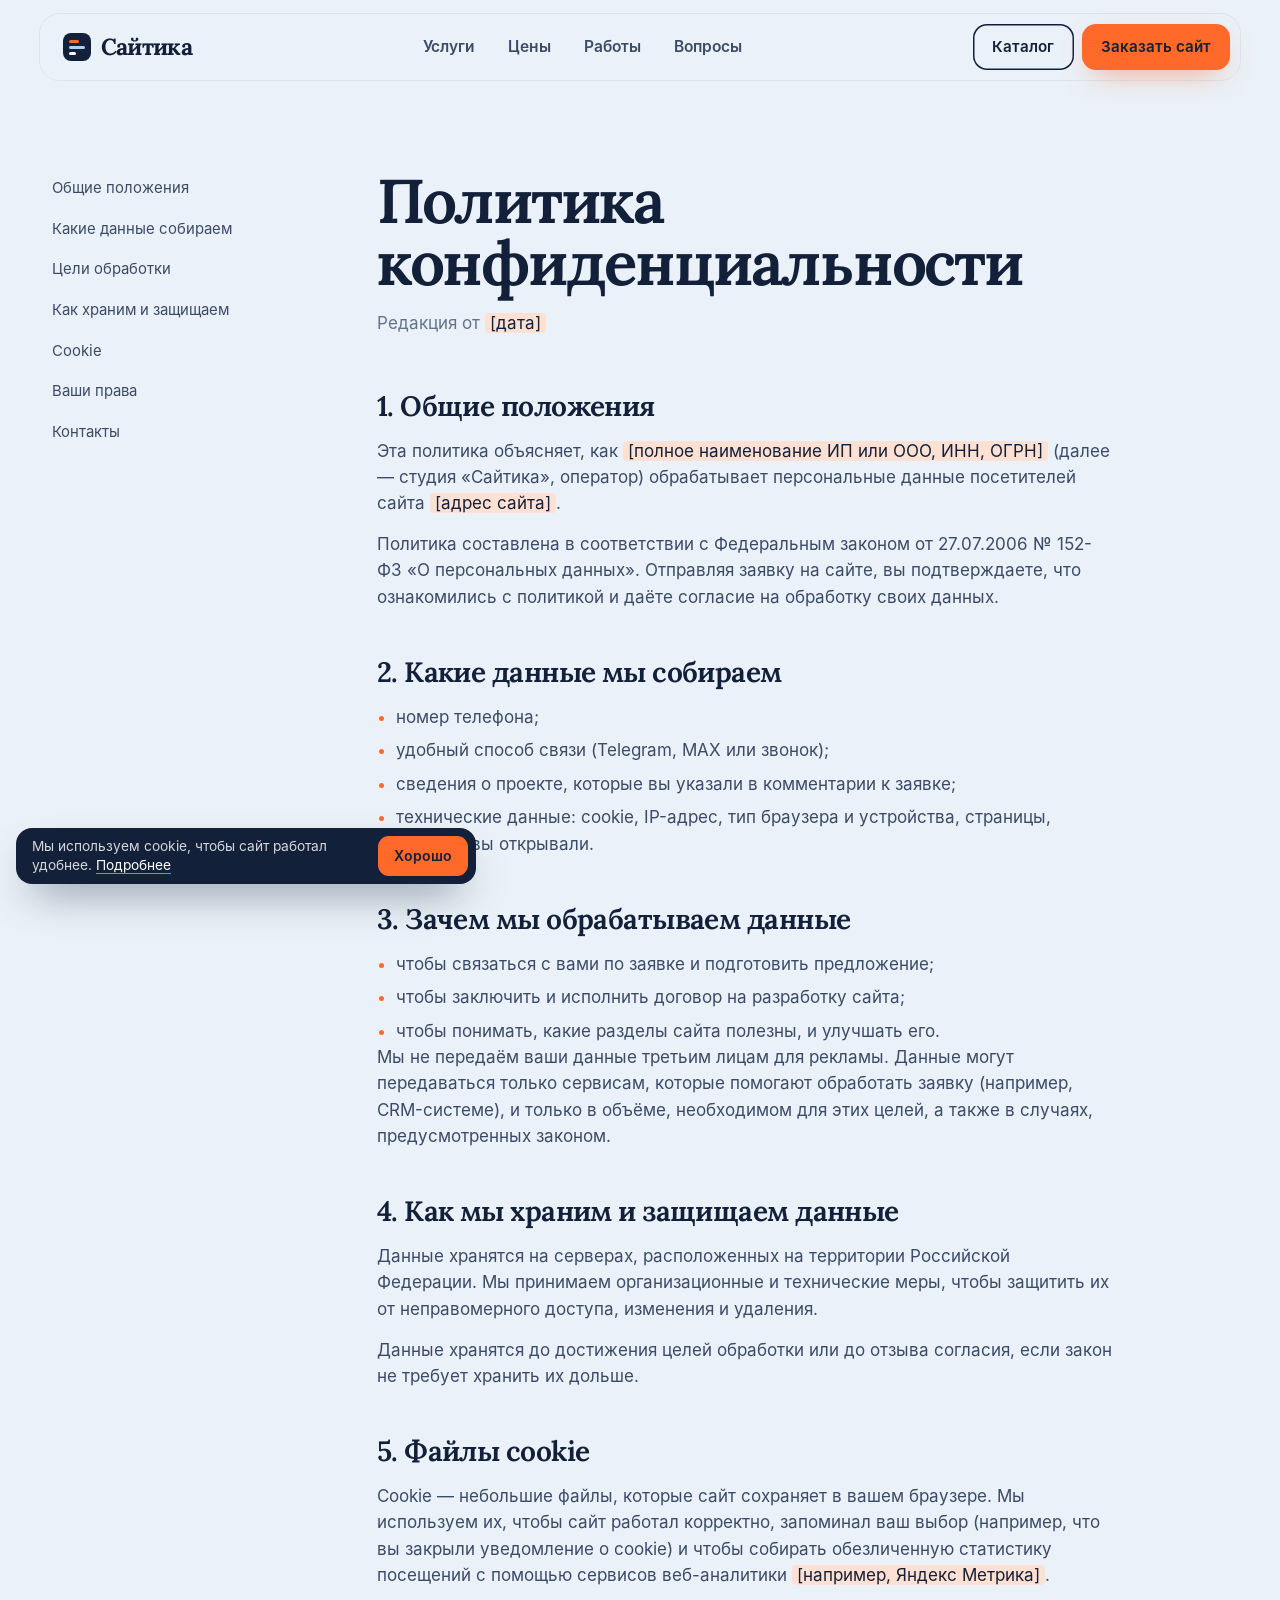
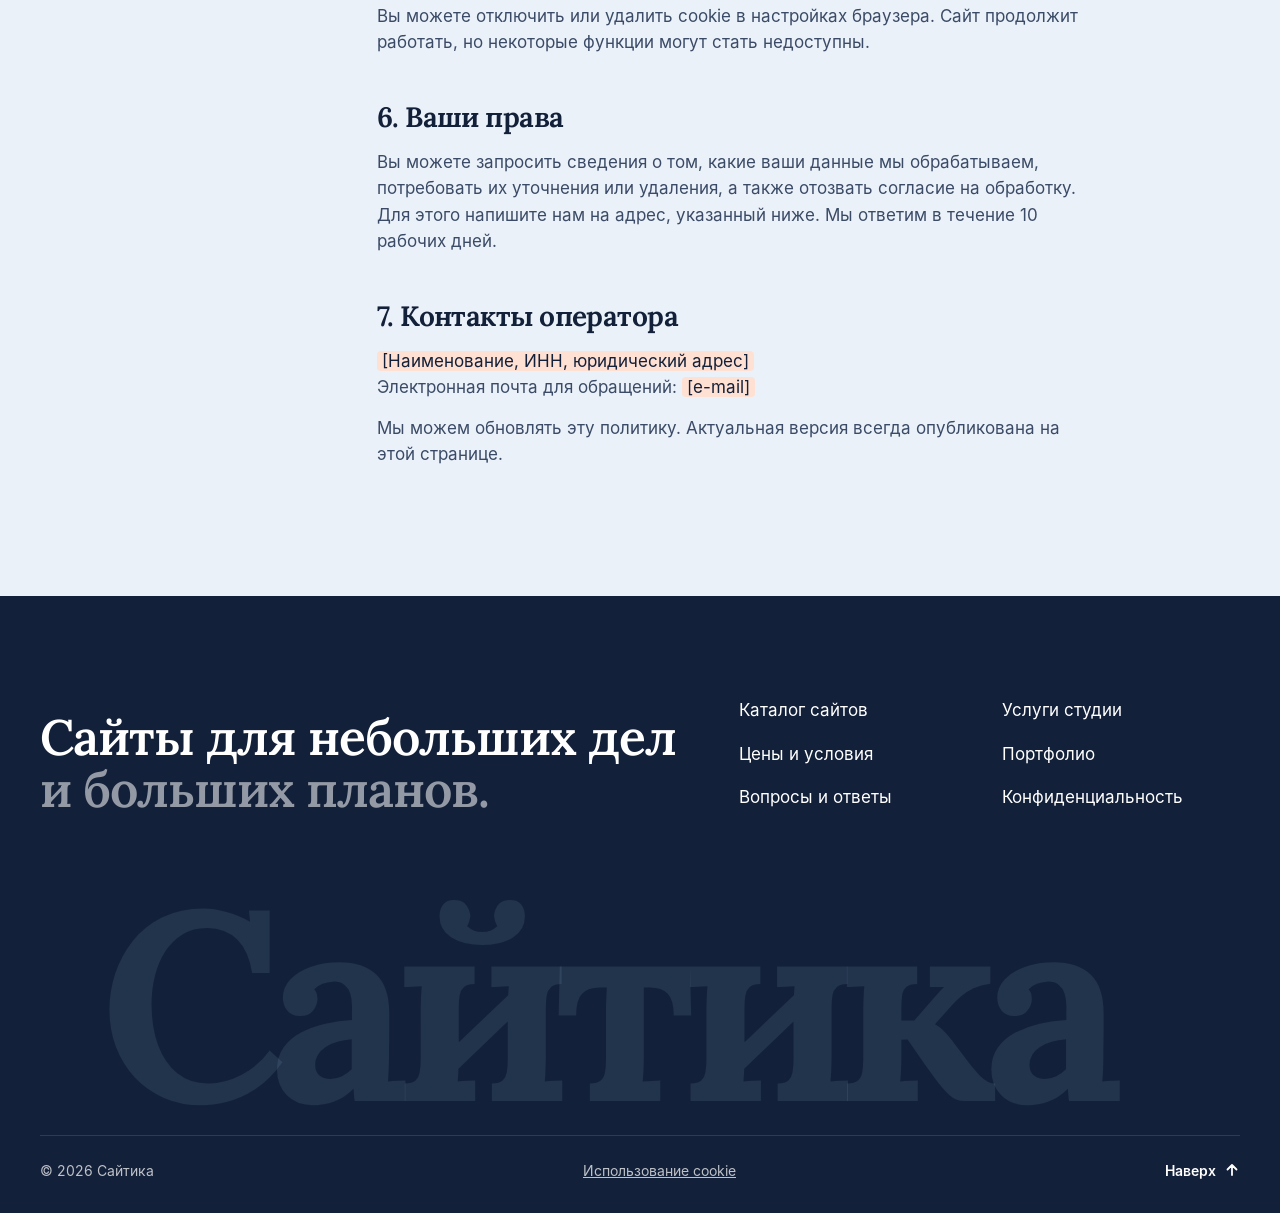
<file: privacy.html>
<!DOCTYPE html>
<html lang="ru">
<head>
  <meta charset="utf-8">
  <meta name="viewport" content="width=device-width, initial-scale=1, viewport-fit=cover">
  <title>Политика конфиденциальности — Сайтика</title>
  <meta name="description" content="Как студия Сайтика обрабатывает персональные данные и использует cookie.">
  <meta name="theme-color" content="#eaf1f8">
  <link rel="icon" href="assets/images/favicon.svg" type="image/svg+xml">
  <link rel="preload" href="assets/fonts/lora-var.woff" as="font" type="font/woff" crossorigin>
  <link rel="preload" href="assets/fonts/inter-400.woff" as="font" type="font/woff" crossorigin>
  <link rel="stylesheet" href="style.css">
  <script>document.documentElement.classList.add('js')</script>
</head>
<body>
  <a class="skip-link" href="#main">К содержимому</a>

  <!-- ===================== ШАПКА ===================== -->
  <header class="header" data-header>
    <div class="wrap header__bar">
      <a class="logo" href="index.html" aria-label="Сайтика — на главную">
        <svg class="logo__mark" viewBox="0 0 30 30" aria-hidden="true">
          <rect x="1" y="1" width="28" height="28" rx="8" fill="#132039"/>
          <rect x="7" y="8" width="10" height="3" rx="1.5" fill="#ff6a2b"/>
          <rect x="7" y="14" width="16" height="3" rx="1.5" fill="#a8d2f4"/>
          <rect x="7" y="20" width="7" height="3" rx="1.5" fill="#ffffff"/>
        </svg>
        Сайтика
      </a>
      <nav class="nav" aria-label="Основное меню">
        <a href="index.html#formats">Услуги</a>
        <a href="index.html#prices">Цены</a>
        <a href="index.html#projects">Работы</a>
        <a href="index.html#faq">Вопросы</a>
      </nav>
      <div class="header__actions">
        <a class="btn btn--ghost" href="catalog.html">Каталог</a>
        <a class="btn btn--signal" href="index.html#contacts">Заказать сайт</a>
      </div>
      <button class="burger" type="button" aria-label="Открыть меню" aria-expanded="false" aria-controls="mobile-menu" data-burger>
        <span></span><span></span>
      </button>
    </div>
  </header>

  <div class="mobile-menu" id="mobile-menu" data-menu>
    <nav aria-label="Мобильное меню">
      <a href="index.html#formats" style="--i:0">Услуги</a>
      <a href="index.html#prices" style="--i:1">Цены</a>
      <a href="index.html#projects" style="--i:2">Работы</a>
      <a href="catalog.html" style="--i:3">Каталог</a>
      <a href="index.html#faq" style="--i:4">Вопросы</a>
    </nav>
    <a class="btn btn--signal btn--block" href="index.html#contacts">Заказать сайт</a>
  </div>

  <main id="main" class="policy">
    <div class="wrap policy__grid">
      <nav class="policy__toc" aria-label="Разделы политики">
        <a href="#general">Общие положения</a>
        <a href="#data">Какие данные собираем</a>
        <a href="#goals">Цели обработки</a>
        <a href="#rules">Как храним и защищаем</a>
        <a href="#cookie">Cookie</a>
        <a href="#rights">Ваши права</a>
        <a href="#contacts-policy">Контакты</a>
      </nav>
      <article>
        <h1 class="policy__title">Политика конфиденциальности</h1>
        <p class="policy__date">Редакция от <span class="policy__fill">[дата]</span></p>
        <div class="policy__body">
          <h2 id="general">1. Общие положения</h2>
          <p>Эта политика объясняет, как <span class="policy__fill">[полное наименование ИП или ООО, ИНН, ОГРН]</span> (далее — студия «Сайтика», оператор) обрабатывает персональные данные посетителей сайта <span class="policy__fill">[адрес сайта]</span>.</p>
          <p>Политика составлена в соответствии с Федеральным законом от 27.07.2006 № 152-ФЗ «О персональных данных». Отправляя заявку на сайте, вы подтверждаете, что ознакомились с политикой и даёте согласие на обработку своих данных.</p>

          <h2 id="data">2. Какие данные мы собираем</h2>
          <ul>
            <li>номер телефона;</li>
            <li>удобный способ связи (Telegram, MAX или звонок);</li>
            <li>сведения о проекте, которые вы указали в комментарии к заявке;</li>
            <li>технические данные: cookie, IP-адрес, тип браузера и устройства, страницы, которые вы открывали.</li>
          </ul>

          <h2 id="goals">3. Зачем мы обрабатываем данные</h2>
          <ul>
            <li>чтобы связаться с вами по заявке и подготовить предложение;</li>
            <li>чтобы заключить и исполнить договор на разработку сайта;</li>
            <li>чтобы понимать, какие разделы сайта полезны, и улучшать его.</li>
          </ul>
          <p>Мы не передаём ваши данные третьим лицам для рекламы. Данные могут передаваться только сервисам, которые помогают обработать заявку (например, CRM-системе), и только в объёме, необходимом для этих целей, а также в случаях, предусмотренных законом.</p>

          <h2 id="rules">4. Как мы храним и защищаем данные</h2>
          <p>Данные хранятся на серверах, расположенных на территории Российской Федерации. Мы принимаем организационные и технические меры, чтобы защитить их от неправомерного доступа, изменения и удаления.</p>
          <p>Данные хранятся до достижения целей обработки или до отзыва согласия, если закон не требует хранить их дольше.</p>

          <h2 id="cookie">5. Файлы cookie</h2>
          <p>Cookie — небольшие файлы, которые сайт сохраняет в вашем браузере. Мы используем их, чтобы сайт работал корректно, запоминал ваш выбор (например, что вы закрыли уведомление о cookie) и чтобы собирать обезличенную статистику посещений с помощью сервисов веб-аналитики <span class="policy__fill">[например, Яндекс Метрика]</span>.</p>
          <p>Вы можете отключить или удалить cookie в настройках браузера. Сайт продолжит работать, но некоторые функции могут стать недоступны.</p>

          <h2 id="rights">6. Ваши права</h2>
          <p>Вы можете запросить сведения о том, какие ваши данные мы обрабатываем, потребовать их уточнения или удаления, а также отозвать согласие на обработку. Для этого напишите нам на адрес, указанный ниже. Мы ответим в течение 10 рабочих дней.</p>

          <h2 id="contacts-policy">7. Контакты оператора</h2>
          <p><span class="policy__fill">[Наименование, ИНН, юридический адрес]</span><br>Электронная почта для обращений: <span class="policy__fill">[e-mail]</span></p>
          <p>Мы можем обновлять эту политику. Актуальная версия всегда опубликована на этой странице.</p>
        </div>
      </article>
    </div>
  </main>

  <!-- ===================== ПОДВАЛ ===================== -->
  <footer class="footer">
    <div class="wrap">
      <div class="footer__top">
        <p class="footer__slogan">Сайты для небольших дел <span>и больших планов.</span></p>
        <ul class="footer__links" role="list">
          <li><a href="catalog.html">Каталог сайтов</a></li>
          <li><a href="index.html#formats">Услуги студии</a></li>
          <li><a href="index.html#prices">Цены и условия</a></li>
          <li><a href="index.html#projects">Портфолио</a></li>
          <li><a href="index.html#faq">Вопросы и ответы</a></li>
          <li><a href="privacy.html">Конфиденциальность</a></li>
        </ul>
      </div>
      <div class="footer__word" aria-hidden="true" data-parallax-x="0.25">Сайтика</div>
      <div class="footer__bottom">
        <span>© <span data-year>2026</span> Сайтика</span>
        <a href="privacy.html#cookie">Использование cookie</a>
        <button class="to-top" type="button" data-to-top>Наверх
          <svg width="16" height="16" viewBox="0 0 16 16" aria-hidden="true"><path d="M8 13V3M3.5 7.5L8 3l4.5 4.5" fill="none" stroke="currentColor" stroke-width="1.8" stroke-linecap="round" stroke-linejoin="round"/></svg>
        </button>
      </div>
    </div>
  </footer>

  <!-- Кнопки снизу на телефоне -->
  <div class="dock" data-dock>
    <a class="btn btn--ghost" href="catalog.html">Каталог</a>
    <a class="btn btn--signal" href="index.html#contacts">Заказать сайт</a>
  </div>

  <!-- Cookie -->
  <div class="cookie" data-cookie role="region" aria-label="Уведомление об использовании cookie" hidden>
    <p class="cookie__text">Мы используем cookie, чтобы сайт работал удобнее. <a href="privacy.html#cookie">Подробнее</a></p>
    <button class="btn btn--signal cookie__ok" type="button" data-cookie-accept>Хорошо</button>
  </div>

  <script src="assets/js/main.js" defer></script>
  <script src="assets/js/effects.js" defer></script>
  </body>
</html>
</file>
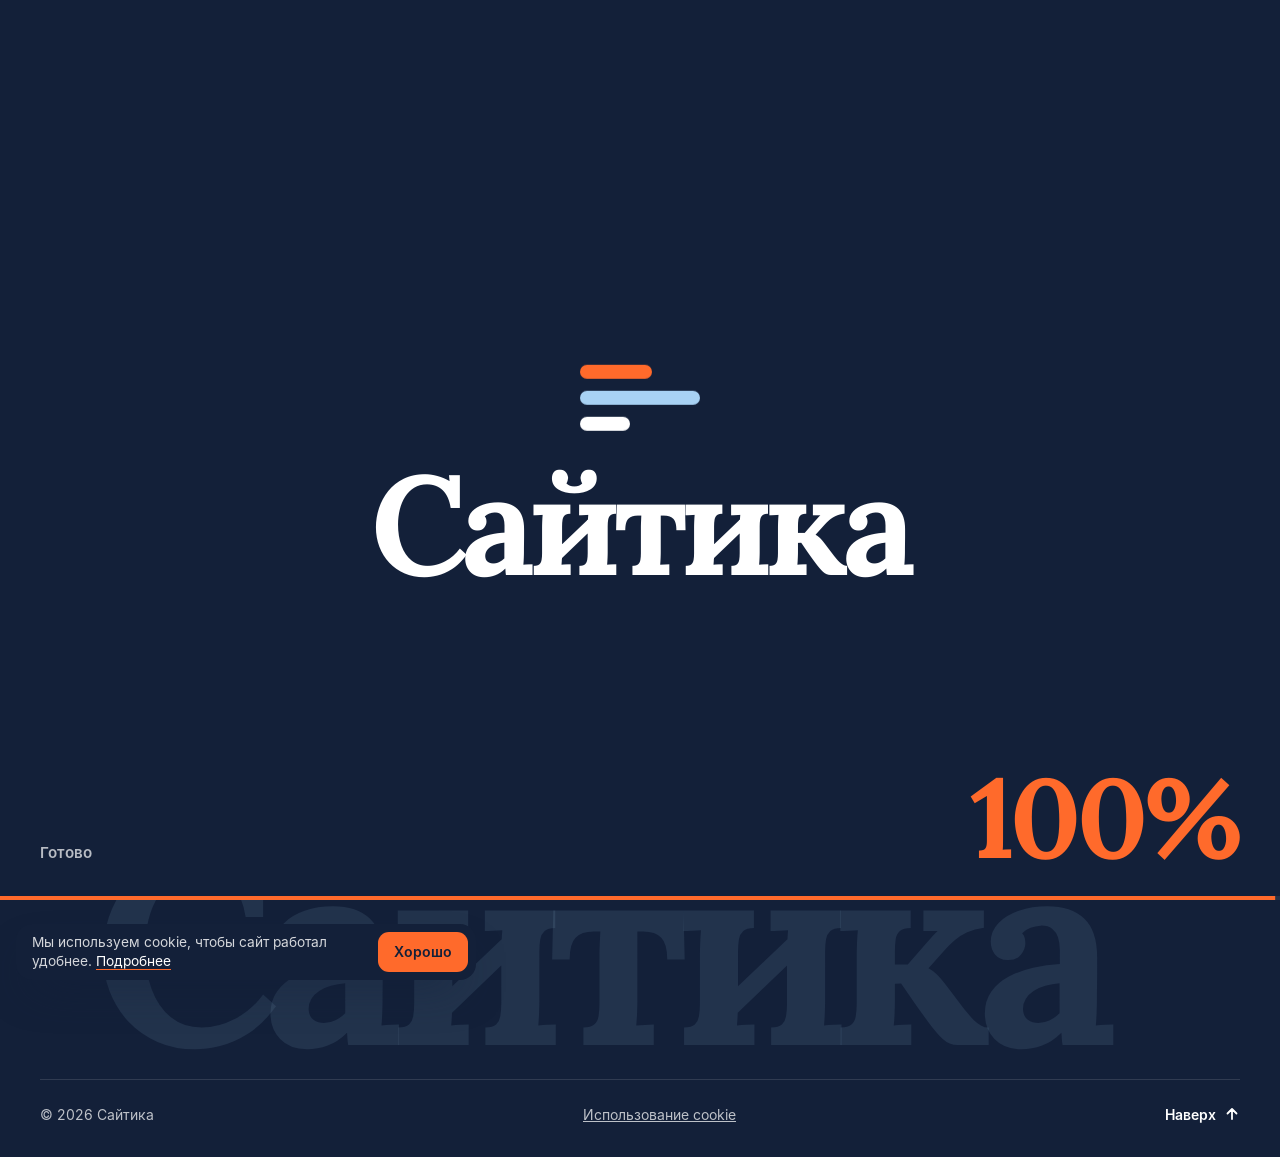
<file: template.html>
<!DOCTYPE html>
<html lang="ru">
<head>
  <meta charset="utf-8">
  <meta name="viewport" content="width=device-width, initial-scale=1, viewport-fit=cover">
  <title>Шаблон сайта — каталог Сайтики</title>
  <meta name="description" content="Живая демоверсия готового сайта из каталога Сайтики. Адаптируем шаблон под ваш бизнес.">
  <meta name="theme-color" content="#eaf1f8">
  <meta property="og:type" content="website">
  <meta property="og:title" content="Шаблон сайта — каталог Сайтики">
  <meta property="og:description" content="Красивый, быстрый и удобный сайт для ваших клиентов. Без сложных технических вопросов и лишних расходов.">
  <link rel="icon" href="assets/images/favicon.svg" type="image/svg+xml">
  <link rel="preload" href="assets/fonts/lora-var.woff" as="font" type="font/woff" crossorigin>
  <link rel="preload" href="assets/fonts/inter-400.woff" as="font" type="font/woff" crossorigin>
  <link rel="stylesheet" href="style.css">
  <script>
    (function (d) {
      d.classList.add('js');
      if (!window.matchMedia('(prefers-reduced-motion: reduce)').matches) d.classList.add('is-intro');
    })(document.documentElement);
  </script>
</head>
<body>
  <a class="skip-link" href="#main">К содержимому</a>

  <!-- Вступительная анимация (только главная) -->
  <div class="intro" data-intro aria-hidden="true">
    <div class="intro__panel"></div>
    <div class="intro__panel"></div>
    <div class="intro__panel"></div>
    <div class="intro__panel"></div>
    <div class="intro__content">
      <div class="intro__logo">
        <i></i><i></i><i></i>
      </div>
      <p class="intro__word"><span>Сайтика</span></p>
      <p class="intro__status"><span data-intro-status>Собираем структуру</span></p>
      <p class="intro__count"><span data-intro-count>0</span>%</p>
      <div class="intro__bar"><i data-intro-bar></i></div>
    </div>
  </div>

  <!-- ===================== ШАПКА ===================== -->
  <header class="header" data-header>
    <div class="wrap header__bar">
      <a class="logo" href="index.html" aria-label="Сайтика — на главную">
        <svg class="logo__mark" viewBox="0 0 30 30" aria-hidden="true">
          <rect x="1" y="1" width="28" height="28" rx="8" fill="#132039"/>
          <rect x="7" y="8" width="10" height="3" rx="1.5" fill="#ff6a2b"/>
          <rect x="7" y="14" width="16" height="3" rx="1.5" fill="#a8d2f4"/>
          <rect x="7" y="20" width="7" height="3" rx="1.5" fill="#ffffff"/>
        </svg>
        Сайтика
      </a>
      <nav class="nav" aria-label="Основное меню">
        <a href="index.html#formats">Услуги</a>
        <a href="index.html#prices">Цены</a>
        <a href="index.html#projects">Работы</a>
        <a href="index.html#faq">Вопросы</a>
      </nav>
      <div class="header__actions">
        <a class="btn btn--ghost" href="catalog.html">Каталог</a>
        <a class="btn btn--signal" href="#request">Заказать сайт</a>
      </div>
      <button class="burger" type="button" aria-label="Открыть меню" aria-expanded="false" aria-controls="mobile-menu" data-burger>
        <span></span><span></span>
      </button>
    </div>
  </header>

  <div class="mobile-menu" id="mobile-menu" data-menu>
    <nav aria-label="Мобильное меню">
      <a href="index.html#formats" style="--i:0">Услуги</a>
      <a href="index.html#prices" style="--i:1">Цены</a>
      <a href="index.html#projects" style="--i:2">Работы</a>
      <a href="catalog.html" style="--i:3">Каталог</a>
      <a href="index.html#faq" style="--i:4">Вопросы</a>
    </nav>
    <a class="btn btn--signal btn--block" href="index.html#contacts">Заказать сайт</a>
  </div>

  <main id="main" class="tp" data-tp>

    <!-- ===================== ПЕРВЫЙ ЭКРАН ===================== -->
    <section class="hero tp-hero" id="top">
      <div class="hero__grid-bg" aria-hidden="true"></div>
      <div class="hero__spot" aria-hidden="true"></div>
      <div class="hero__decor" aria-hidden="true">
        <span class="deco deco--ring" data-depth="1.6" data-parallax="-0.25"></span>
        <span class="deco deco--plus" data-depth="2.4" data-parallax="-0.4"></span>
        <span class="deco deco--dot" data-depth="3" data-parallax="-0.55"></span>
        <span class="deco deco--square" data-depth="2" data-parallax="-0.35"></span>
      </div>
      <div class="wrap">
        <nav class="crumbs" aria-label="Навигационная цепочка" data-reveal>
          <ol role="list">
            <li><a href="index.html">Главная</a></li>
            <li><a href="catalog.html">Каталог</a></li>
            <li><span aria-current="page" data-f="title">Шаблон</span></li>
          </ol>
        </nav>

        <div class="tp-hero__head">
          <h1 class="hero__title tp-hero__title" data-split data-f-h1>
            <span class="line"><span>Шаблон</span></span>
            <span class="line"><span>сайта</span></span>
          </h1>
          <aside class="tp-hero__aside" data-reveal style="--d:3">
            <p class="tp-tags"><span class="tp-tag" data-f="categoryName"></span><span class="tp-tag tp-tag--style" data-f="styleName"></span></p>
            <p class="tp-hero__desc" data-f="desc"></p>
            <div class="tp-hero__buy">
              <p class="tp-price"><b><span data-f="price"></span>&nbsp;₽</b><span>Стандартная настройка в существующей структуре.</span></p>
              <a class="btn btn--signal" href="#request">Хочу такой сайт</a>
            </div>
          </aside>
        </div>
      </div>
    </section>

    <!-- ===================== ПРОСМОТР НА УСТРОЙСТВАХ ===================== -->
    <section class="viewer" id="demo" data-viewer>
      <div class="wrap">
        <div class="viewer__bar" data-reveal>
          <div class="viewer__tabs" role="tablist" aria-label="Устройство для просмотра">
            <button class="viewer__tab" type="button" role="tab" aria-selected="true" data-device-btn="desktop">
              <svg viewBox="0 0 24 24" aria-hidden="true"><rect x="3" y="4" width="18" height="12" rx="2"/><path d="M9 20h6M12 16v4"/></svg>Монитор
            </button>
            <button class="viewer__tab" type="button" role="tab" aria-selected="false" data-device-btn="laptop">
              <svg viewBox="0 0 24 24" aria-hidden="true"><rect x="5" y="5" width="14" height="10" rx="1.5"/><path d="M2.5 18.5h19"/></svg>Ноутбук
            </button>
            <button class="viewer__tab" type="button" role="tab" aria-selected="false" data-device-btn="phone">
              <svg viewBox="0 0 24 24" aria-hidden="true"><rect x="7" y="2.5" width="10" height="19" rx="2.5"/><path d="M11 18.5h2"/></svg>Смартфон
            </button>
            <span class="viewer__pill" aria-hidden="true"></span>
          </div>
          <div class="viewer__tools">
            <button class="viewer__icon" type="button" aria-label="Перезагрузить предпросмотр" data-reload>
              <svg viewBox="0 0 24 24" aria-hidden="true"><path d="M20 12a8 8 0 1 1-2.34-5.66M20 4v4h-4"/></svg>
            </button>
            <button class="viewer__expand" type="button" data-expand>
              <span data-expand-label>Развернуть</span>
              <svg viewBox="0 0 24 24" aria-hidden="true"><path d="M4 9V4h5M20 9V4h-5M4 15v5h5M20 15v5h-5"/></svg>
            </button>
          </div>
        </div>

        <div class="viewer__stage" data-stage-view>
          <div class="device" data-device="desktop" data-cursor="Листайте">
            <div class="device__body">
              <div class="device__screen" data-screen>
                <div class="device__loader" data-loader>
                  <span class="device__spinner" aria-hidden="true"></span>
                  <span>Загружаем демо</span>
                </div>
                <iframe data-frame title="Интерактивное демо" sandbox="allow-scripts allow-same-origin" referrerpolicy="no-referrer" loading="lazy"></iframe>
              </div>
            </div>
            <div class="device__stand" aria-hidden="true"></div>
            <div class="device__base" aria-hidden="true"></div>
          </div>
        </div>

        <div class="viewer__foot" data-reveal>
          <p class="viewer__hint"><span class="viewer__dot" aria-hidden="true"></span>Листайте сайт прямо внутри устройства</p>
          <a class="link viewer__open" href="#" target="_blank" rel="noopener" data-demo-link>Открыть сайт в новой вкладке</a>
          <div class="viewer__help">
            <button class="viewer__help-btn" type="button" aria-expanded="false" aria-controls="viewer-help" data-help>Не видно сайт?</button>
            <div class="viewer__pop" id="viewer-help" role="region" aria-label="Если сайт не отображается" hidden>
              <p>Браузер или сайт могут ограничивать встроенный просмотр. Из-за ограничений доступа мы не можем проверить содержимое чужого сайта из этого окна. Попробуйте перезагрузить демо или открыть его отдельно.</p>
              <div class="viewer__pop-actions">
                <button class="btn btn--ghost" type="button" data-reload>Перезагрузить</button>
                <a class="btn btn--signal" href="#" target="_blank" rel="noopener" data-demo-link>Открыть отдельно</a>
              </div>
            </div>
          </div>
        </div>
        <p class="viewer__notice" data-reveal>Демонстрация дизайна. Не вводите личные данные и не оформляйте запись.</p>
      </div>
    </section>

    <!-- ===================== О ШАБЛОНЕ ===================== -->
    <section class="section tp-about">
      <div class="wrap tp-about__grid">
        <div class="tp-about__copy">
          <h2 data-split><span class="line"><span>О шаблоне <span data-f="title"></span></span></span></h2>
          <p class="tp-about__text" data-reveal data-f="about"></p>
          <h3 class="tp-about__sub" data-reveal>Что можно рассмотреть в демо</h3>
          <ul class="tp-look" role="list" data-list="demoList"></ul>
          <p class="tp-about__note" data-reveal>Демо показывает оформление сайта. Отправка форм, запись, оплата и сторонние интеграции не входят в подтверждённые возможности шаблона.</p>
        </div>
        <div class="tp-about__visual" data-reveal style="--d:1">
          <div class="tp-shot" data-tilt data-cursor="Демо">
            <span class="tpl__bar"><i></i><i></i><i></i><span data-f="host"></span></span>
            <span class="tp-shot__img"><img data-f-img alt="" width="1008" height="672" loading="lazy" decoding="async"></span>
          </div>
          <span class="tp-shot__badge"><b><span data-f="price"></span>&nbsp;₽</b>под ключ<br>в вашем стиле</span>
        </div>
      </div>
    </section>

    <!-- ===================== НАСТРОЙКА ===================== -->
    <section class="section setup tp-setup">
      <div class="wrap setup__grid">
        <div class="setup__intro">
          <h2 data-split>
            <span class="line"><span>Настроим этот сайт</span></span>
            <span class="line"><span>под ваш бизнес</span></span>
          </h2>
          <p data-reveal>Вы выбираете понравившийся дизайн, а мы заменяем тексты, фотографии и логотип на ваши. В результате вы получаете сайт с собственным оформлением и содержанием без необходимости разрабатывать его с нуля.</p>
          <p data-reveal>Структура и состав страниц сохраняются.</p>
          <div class="setup__actions" data-reveal>
            <a class="btn btn--signal" href="#request">Хочу такой сайт</a>
          </div>
        </div>
        <div class="setup__lists">
          <div class="setup__card setup__card--in checklist" data-checklist data-reveal>
            <h3>Что входит в стандартную настройку</h3>
            <ul role="list">
              <li style="--i:0"><svg viewBox="0 0 24 24" aria-hidden="true"><path d="M5 12.5l4.5 4.5L19 7.5"/></svg>Замена логотипа.</li>
              <li style="--i:1"><svg viewBox="0 0 24 24" aria-hidden="true"><path d="M5 12.5l4.5 4.5L19 7.5"/></svg>Замена существующих текстов.</li>
              <li style="--i:2"><svg viewBox="0 0 24 24" aria-hidden="true"><path d="M5 12.5l4.5 4.5L19 7.5"/></svg>Замена изображений.</li>
              <li style="--i:3"><svg viewBox="0 0 24 24" aria-hidden="true"><path d="M5 12.5l4.5 4.5L19 7.5"/></svg>Подстановка контактной информации.</li>
              <li style="--i:4"><svg viewBox="0 0 24 24" aria-hidden="true"><path d="M5 12.5l4.5 4.5L19 7.5"/></svg>Настройка существующих контактных ссылок, если она предусмотрена шаблоном.</li>
              <li style="--i:5"><svg viewBox="0 0 24 24" aria-hidden="true"><path d="M5 12.5l4.5 4.5L19 7.5"/></svg>Проверка сайта после внесённых изменений.</li>
              <li style="--i:6"><svg viewBox="0 0 24 24" aria-hidden="true"><path d="M5 12.5l4.5 4.5L19 7.5"/></svg>Подготовка файлов для передачи.</li>
            </ul>
          </div>
          <div class="setup__card setup__card--out" data-reveal style="--d:1">
            <h3>Что оплачивается отдельно</h3>
            <ul role="list">
              <li><span class="plus" aria-hidden="true"></span>Добавление новых секций.</li>
              <li><span class="plus" aria-hidden="true"></span>Изменение структуры сайта.</li>
              <li><span class="plus" aria-hidden="true"></span>Создание новых страниц.</li>
              <li><span class="plus" aria-hidden="true"></span>Разработка новой функциональности.</li>
              <li><span class="plus" aria-hidden="true"></span>Интеграция сторонних сервисов.</li>
              <li><span class="plus" aria-hidden="true"></span>Размещение сайта на хостинге клиента.</li>
              <li><span class="plus" aria-hidden="true"></span>Домен и услуги хостинга.</li>
              <li><span class="plus" aria-hidden="true"></span>Последующие доработки, не включённые в согласованный объём.</li>
            </ul>
          </div>
        </div>
      </div>

      <div class="wrap tp-change">
        <h3 class="tp-change__title" data-reveal>Что можно изменить</h3>
        <ul class="tp-change__list" role="list" data-list="change"></ul>
        <p class="tp-change__note" data-reveal>Изменения дизайна, структуры и новые функции согласуем отдельно. Сначала зафиксируем состав работ и итоговую стоимость.</p>
      </div>
    </section>

    <!-- ===================== ОТ ВЫБОРА ДО ПЕРЕДАЧИ ===================== -->
    <section class="journey" data-journey>
      <div class="journey__sticky">
        <div class="wrap journey__head">
          <h2 data-split><span class="line"><span>От выбора до передачи</span></span></h2>
          <p data-reveal>Срок зависит от готовности материалов и объёма работ. Подтвердим его после согласования задачи и оплаты.</p>
        </div>
        <div class="journey__viewport">
          <ol class="journey__track" role="list" data-journey-track>
            <li class="jstep" style="--i:0"><span class="jstep__num">1</span><p>Вы выбираете шаблон.</p></li>
            <li class="jstep" style="--i:1"><span class="jstep__num">2</span><p>Отправляете заявку.</p></li>
            <li class="jstep" style="--i:2"><span class="jstep__num">3</span><p>Менеджер связывается с вами.</p></li>
            <li class="jstep" style="--i:3"><span class="jstep__num">4</span><p>Согласовываем материалы, цену и сроки.</p></li>
            <li class="jstep" style="--i:4"><span class="jstep__num">5</span><p>Вы вносите предоплату.</p></li>
            <li class="jstep" style="--i:5"><span class="jstep__num">6</span><p>Адаптируем шаблон.</p></li>
            <li class="jstep" style="--i:6"><span class="jstep__num">7</span><p>Вы получаете ссылку для просмотра.</p></li>
            <li class="jstep" style="--i:7"><span class="jstep__num">8</span><p>Вносим один согласованный пакет правок.</p></li>
            <li class="jstep" style="--i:8"><span class="jstep__num">9</span><p>После приёмки вы оплачиваете остаток.</p></li>
            <li class="jstep" style="--i:9"><span class="jstep__num">10</span><p>Передаём сайт или размещаем на хостинге за отдельную плату.</p></li>
          </ol>
        </div>
        <div class="wrap"><div class="journey__progress" aria-hidden="true"><i data-journey-bar></i></div></div>
      </div>
    </section>

    <!-- ===================== ВОПРОСЫ ===================== -->
    <section class="section faq tp-faq" id="faq">
      <div class="wrap faq__grid">
        <div class="faq__side">
          <h2 data-split><span class="line"><span>Вопросы о <span data-f="title"></span></span></span></h2>
          <p data-reveal>Не нашли ответ — напишите в заявке, менеджер подскажет.</p>
          <a class="btn btn--ghost" href="#request" data-reveal>Задать вопрос</a>
        </div>
        <div class="faq__list" data-faq></div>
      </div>
    </section>

    <!-- ===================== ЕЩЁ ШАБЛОНЫ ===================== -->
    <section class="section tp-more">
      <div class="wrap">
        <div class="templates__head">
          <h2 data-split><span class="line"><span>Ещё готовые сайты</span></span></h2>
          <a class="btn btn--ghost" href="catalog.html#templates" data-reveal>Весь каталог</a>
        </div>
        <div class="tpl-grid tp-more__grid" data-related></div>
      </div>
    </section>

    <!-- ===================== ЗАЯВКА ===================== -->
    <section class="section contact tp-request" id="request">
      <div class="wrap contact__grid">
        <div class="contact__copy">
          <h2 data-split><span class="line"><span>Хочу такой сайт</span></span></h2>
          <p data-reveal>Оставьте контакты. Менеджер уточнит материалы, согласует стоимость и сроки перед началом работы.</p>
          <div class="tp-pick" data-reveal>
            <span class="tp-pick__img"><img data-f-img alt="" width="1008" height="672" loading="lazy" decoding="async"></span>
            <div class="tp-pick__info">
              <p class="tp-pick__name" data-f="title"></p>
              <p class="tp-pick__cat" data-f="categoryName"></p>
              <p class="tp-pick__price"><b><span data-f="price"></span>&nbsp;₽</b></p>
            </div>
            <p class="tp-pick__note">Для типовых проектов. Срок подтверждаем после согласования задачи, материалов и оплаты.</p>
          </div>
        </div>

        <!--
          ФОРМА ЗАЯВКИ НА ШАБЛОН
          Данные сейчас никуда не отправляются (см. assets/js/lead-form.js → sendLead()).
          Скрытые поля template, template_demo и price заполняются автоматически.
        -->
        <form class="lead" data-lead data-endpoint="" novalidate>
          <div class="lead__inner">
            <input type="hidden" name="template" value="" data-v="title">
            <input type="hidden" name="template_slug" value="" data-v="slug">
            <input type="hidden" name="template_demo" value="" data-v="demo">
            <input type="hidden" name="price" value="" data-v="price">

            <div class="field">
              <label for="tp-name">Ваше имя <span class="field__opt">необязательно</span></label>
              <input id="tp-name" name="name" type="text" autocomplete="name" placeholder="Как к вам обращаться">
            </div>

            <div class="field">
              <label for="tp-phone">Ваш телефон <span aria-hidden="true">*</span></label>
              <input id="tp-phone" name="phone" type="tel" inputmode="tel" autocomplete="tel" placeholder="+7 (999) 123-45-67" required aria-describedby="tp-phone-error">
              <span class="field__error" id="tp-phone-error" role="alert"></span>
            </div>

            <fieldset class="lead__group">
              <legend>Как удобнее связаться?</legend>
              <div class="chips">
                <label class="chip"><input type="radio" name="channel" value="Telegram" checked><span>Telegram</span></label>
                <label class="chip"><input type="radio" name="channel" value="MAX"><span>MAX</span></label>
                <label class="chip"><input type="radio" name="channel" value="Телефонный звонок"><span>Телефонный звонок</span></label>
              </div>
            </fieldset>

            <div class="field">
              <label for="tp-comment">Комментарий <span class="field__opt">необязательно</span></label>
              <textarea id="tp-comment" name="comment" rows="3" placeholder="Что хотите изменить или уточнить"></textarea>
            </div>

            <div class="lead__trap" aria-hidden="true">
              <label for="tp-website">Ваш сайт</label>
              <input id="tp-website" name="website" type="text" tabindex="-1" autocomplete="off">
            </div>

            <div class="tp-summary">
              <span>Адаптация «<span data-f="title"></span>»</span>
              <a href="#" target="_blank" rel="noopener" data-demo-link>Демо выбранного шаблона</a>
              <b><span data-f="price"></span>&nbsp;₽</b>
            </div>

            <label class="check">
              <input type="checkbox" name="consent" required>
              <span class="check__box" aria-hidden="true"><svg viewBox="0 0 24 24"><path d="M5 12.5l4.5 4.5L19 7.5"/></svg></span>
              <span>Даю согласие на обработку персональных данных. <a href="privacy.html">Политика конфиденциальности</a></span>
            </label>
            <span class="field__error" role="alert" data-consent-error></span>

            <button class="btn btn--signal btn--block lead__submit" type="submit">Отправить заявку</button>
          </div>

          <div class="lead__done" tabindex="-1" aria-live="polite">
            <svg viewBox="0 0 64 64" aria-hidden="true"><circle cx="32" cy="32" r="29"/><path d="M19 33l9 9 17-19"/></svg>
            <h3>Заявка отправлена</h3>
            <p>Менеджер свяжется с вами и уточнит материалы по шаблону.</p>
            <button class="link" type="button" data-lead-reset>Отправить ещё одну</button>
          </div>
        </form>
      </div>
    </section>

    <!-- Шаблон не найден -->
    <section class="section tp-missing" data-missing hidden>
      <div class="wrap">
        <h1>Такого шаблона нет в каталоге</h1>
        <p>Возможно, ссылка устарела. Посмотрите все готовые сайты — там точно найдётся подходящий.</p>
        <a class="btn btn--signal" href="catalog.html#templates">Открыть каталог</a>
      </div>
    </section>
  </main>

  <!-- Панель покупки -->
  <div class="buybar" data-buybar aria-hidden="true">
    <span class="buybar__img"><img data-f-img alt="" width="1008" height="672" loading="lazy" decoding="async"></span>
    <p class="buybar__info"><b data-f="title"></b><span><span data-f="price"></span>&nbsp;₽, стандартная настройка</span></p>
    <a class="btn btn--signal" href="#request" tabindex="-1">Хочу такой сайт</a>
  </div>

  <!-- ===================== ПОДВАЛ ===================== -->
  <footer class="footer">
    <div class="wrap">
      <div class="footer__top">
        <p class="footer__slogan">Сайты для небольших дел <span>и больших планов.</span></p>
        <ul class="footer__links" role="list">
          <li><a href="catalog.html">Каталог сайтов</a></li>
          <li><a href="index.html#formats">Услуги студии</a></li>
          <li><a href="index.html#prices">Цены и условия</a></li>
          <li><a href="index.html#projects">Портфолио</a></li>
          <li><a href="index.html#faq">Вопросы и ответы</a></li>
          <li><a href="privacy.html">Конфиденциальность</a></li>
        </ul>
      </div>
      <div class="footer__word" aria-hidden="true" data-parallax-x="0.25">Сайтика</div>
      <div class="footer__bottom">
        <span>© <span data-year>2026</span> Сайтика</span>
        <a href="privacy.html#cookie">Использование cookie</a>
        <button class="to-top" type="button" data-to-top>Наверх
          <svg width="16" height="16" viewBox="0 0 16 16" aria-hidden="true"><path d="M8 13V3M3.5 7.5L8 3l4.5 4.5" fill="none" stroke="currentColor" stroke-width="1.8" stroke-linecap="round" stroke-linejoin="round"/></svg>
        </button>
      </div>
    </div>
  </footer>

  <!-- Cookie -->
  <div class="cookie" data-cookie role="region" aria-label="Уведомление об использовании cookie" hidden>
    <p class="cookie__text">Мы используем cookie, чтобы сайт работал удобнее. <a href="privacy.html#cookie">Подробнее</a></p>
    <button class="btn btn--signal cookie__ok" type="button" data-cookie-accept>Хорошо</button>
  </div>

  <script src="assets/js/templates-data.js" defer></script>
  <script src="assets/js/template.js" defer></script>
  <script src="assets/js/main.js" defer></script>
  <script src="assets/js/effects.js" defer></script>
  <script src="assets/js/lead-form.js" defer></script>
</body>
</html>
</file>
<file: style.css>
/* ==========================================================
   Сайтика — главный файл стилей.
   На страницу подключается только он, остальное — через @import.
   Новую страницу добавляем строкой ниже (например, services.css).
   ========================================================== */

@import url("assets/css/fonts.css");
@import url("assets/css/base.css");
@import url("assets/css/layout.css");
@import url("assets/css/home.css");
@import url("assets/css/privacy.css");
@import url("assets/css/catalog.css");
@import url("assets/css/template.css");
@import url("assets/css/modal.css");
@import url("assets/css/effects.css");
/* @import url("assets/css/services.css"); */
</file>
